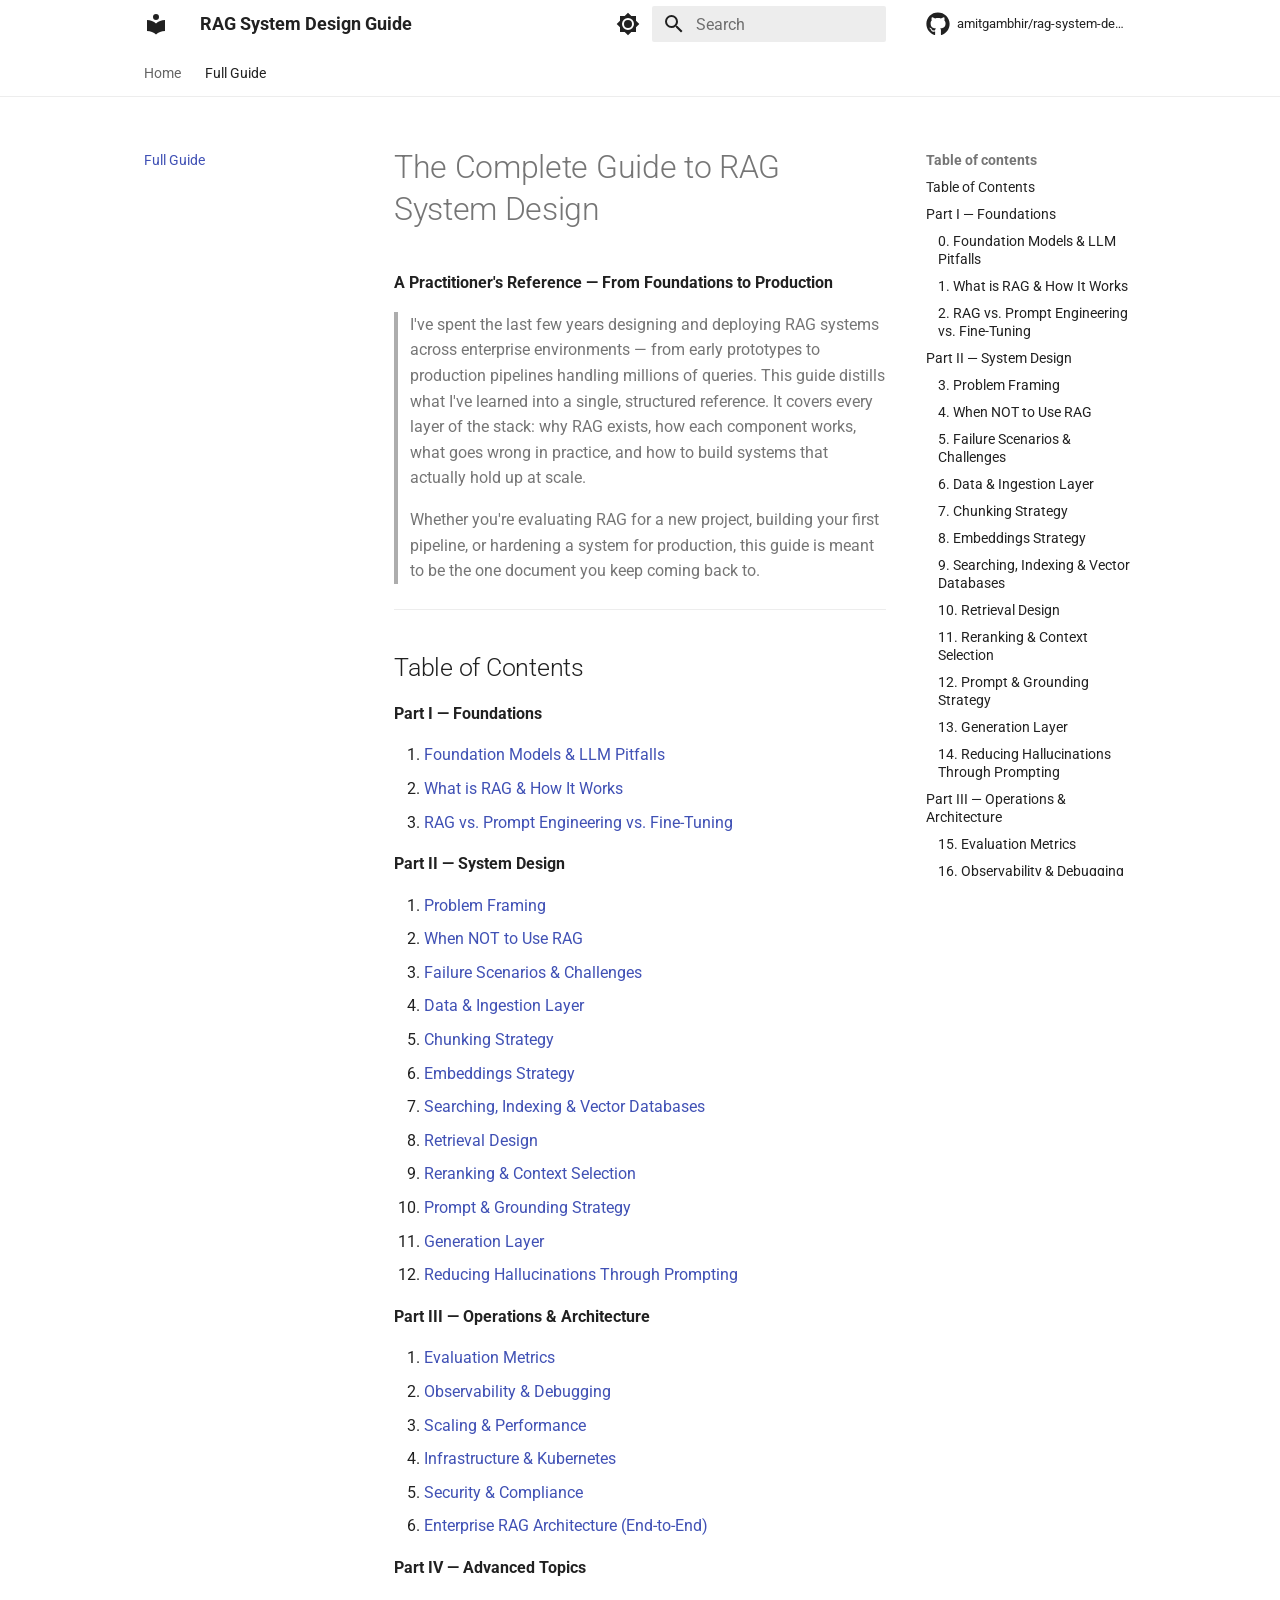
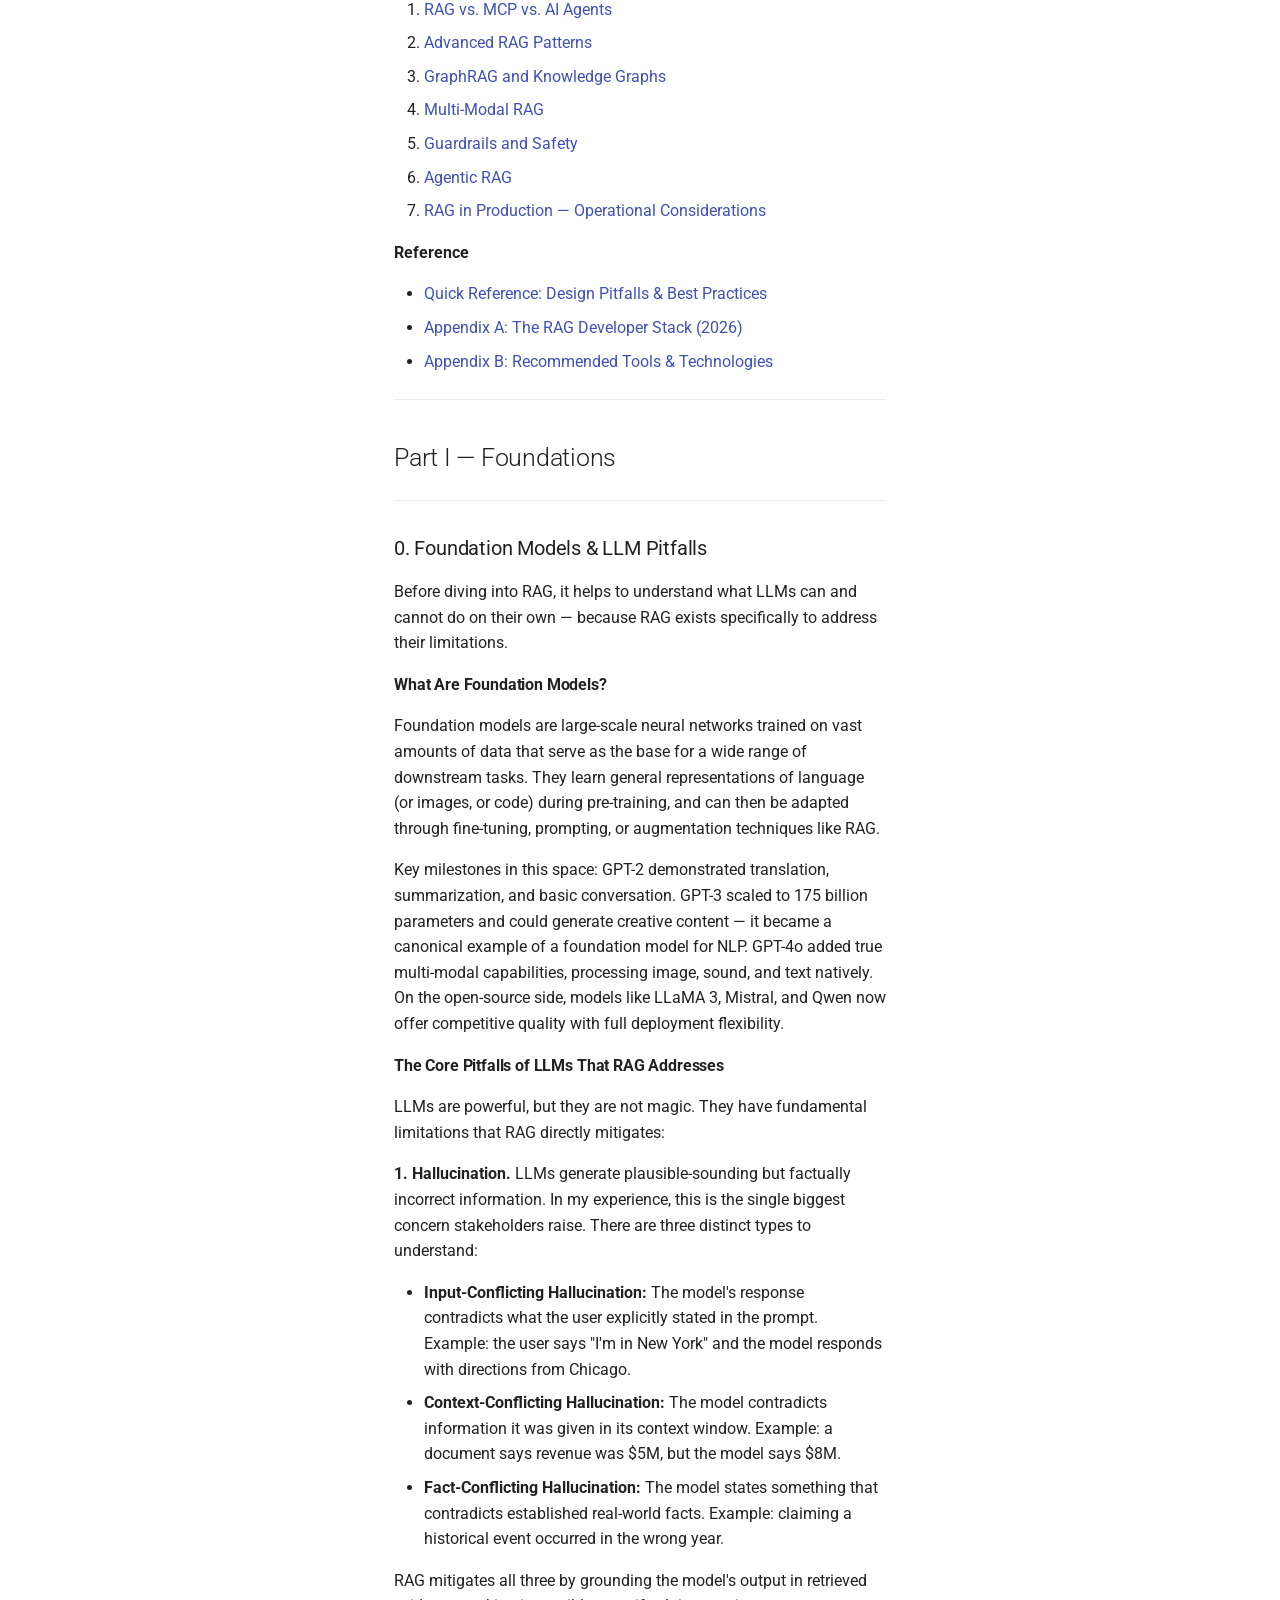
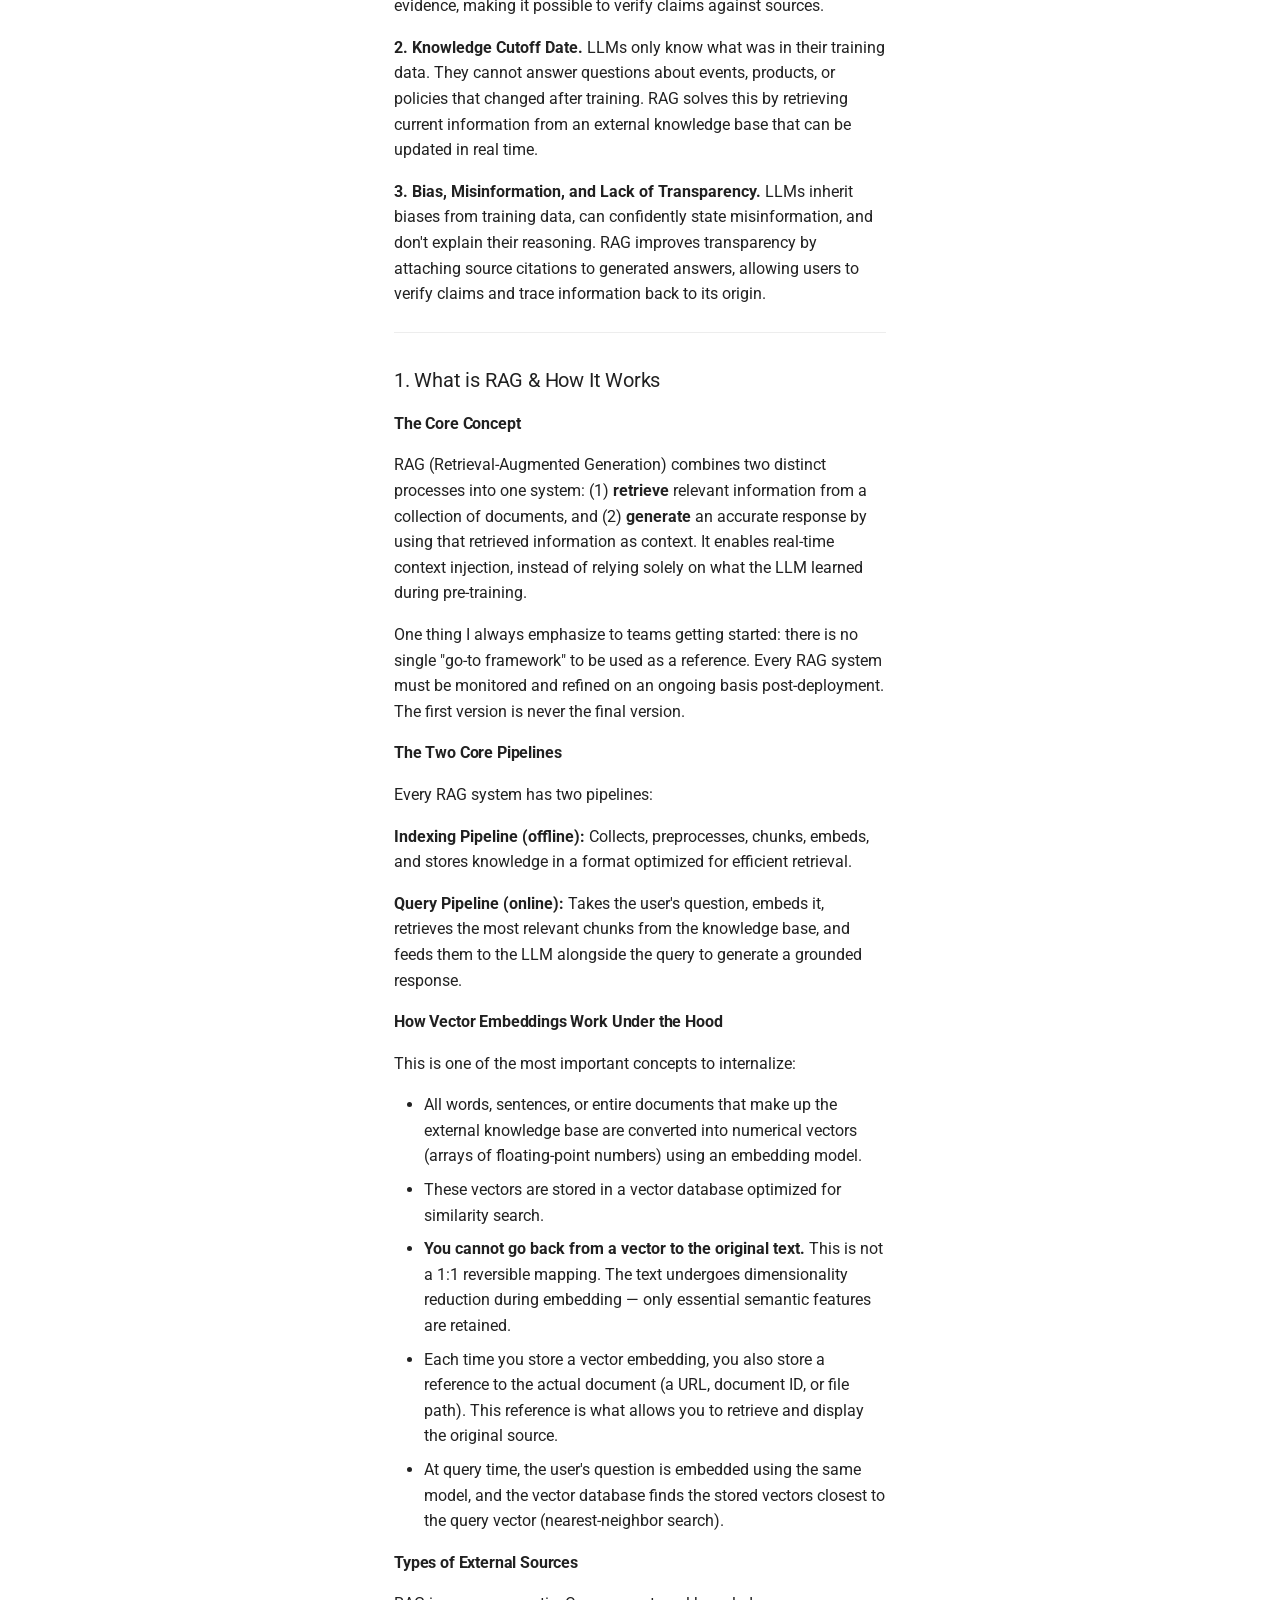
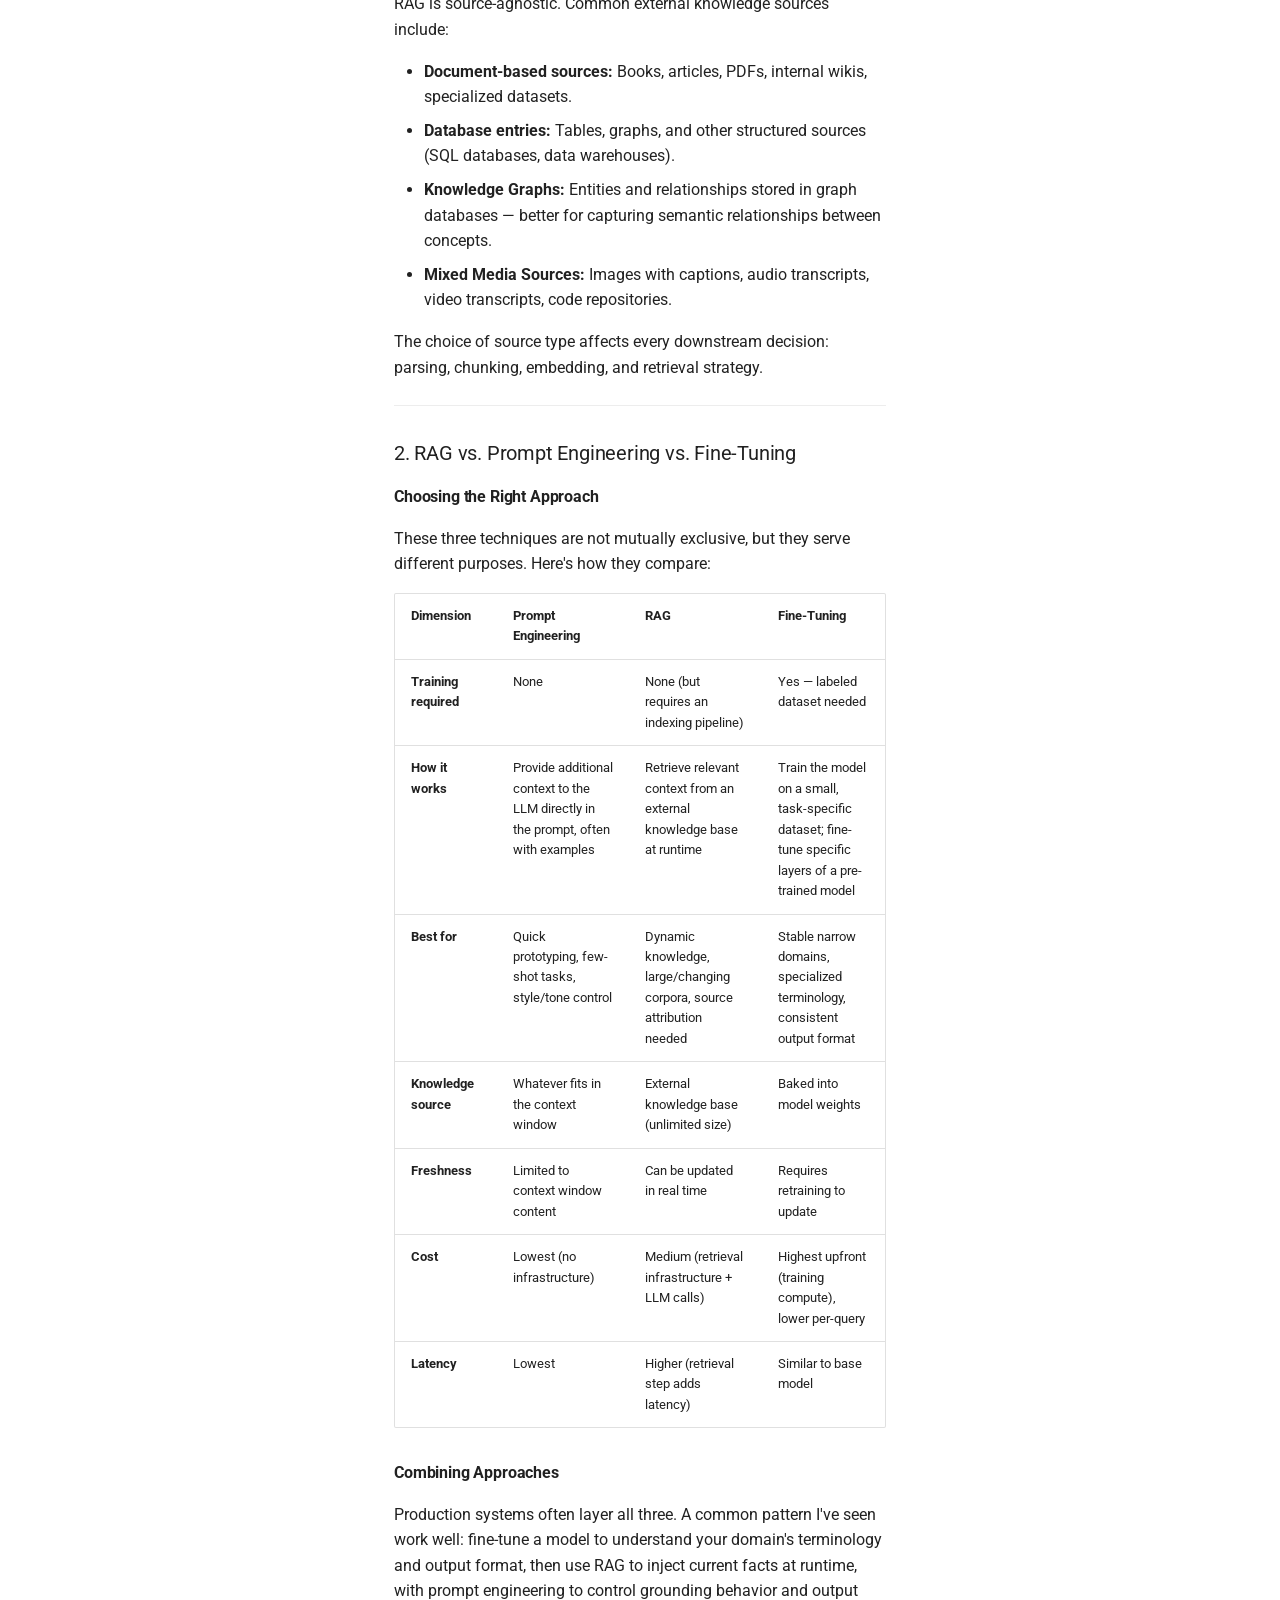
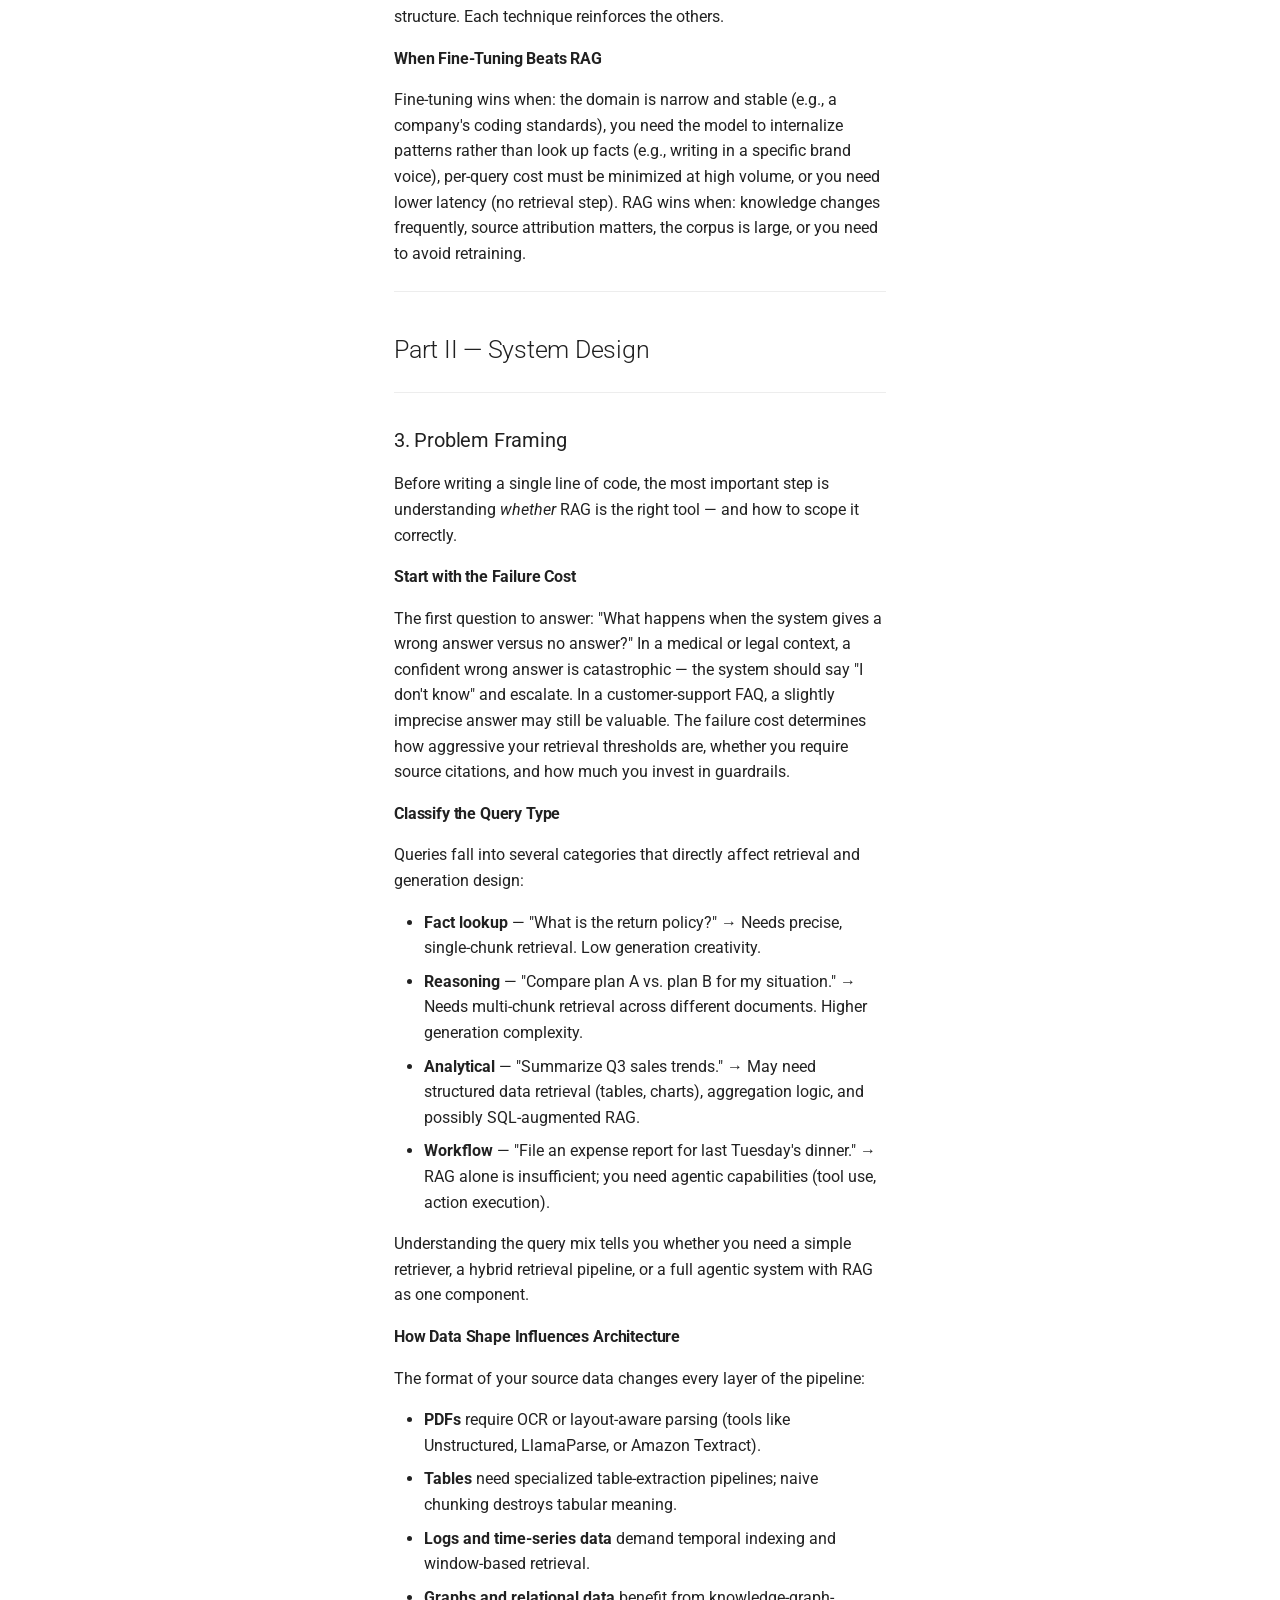
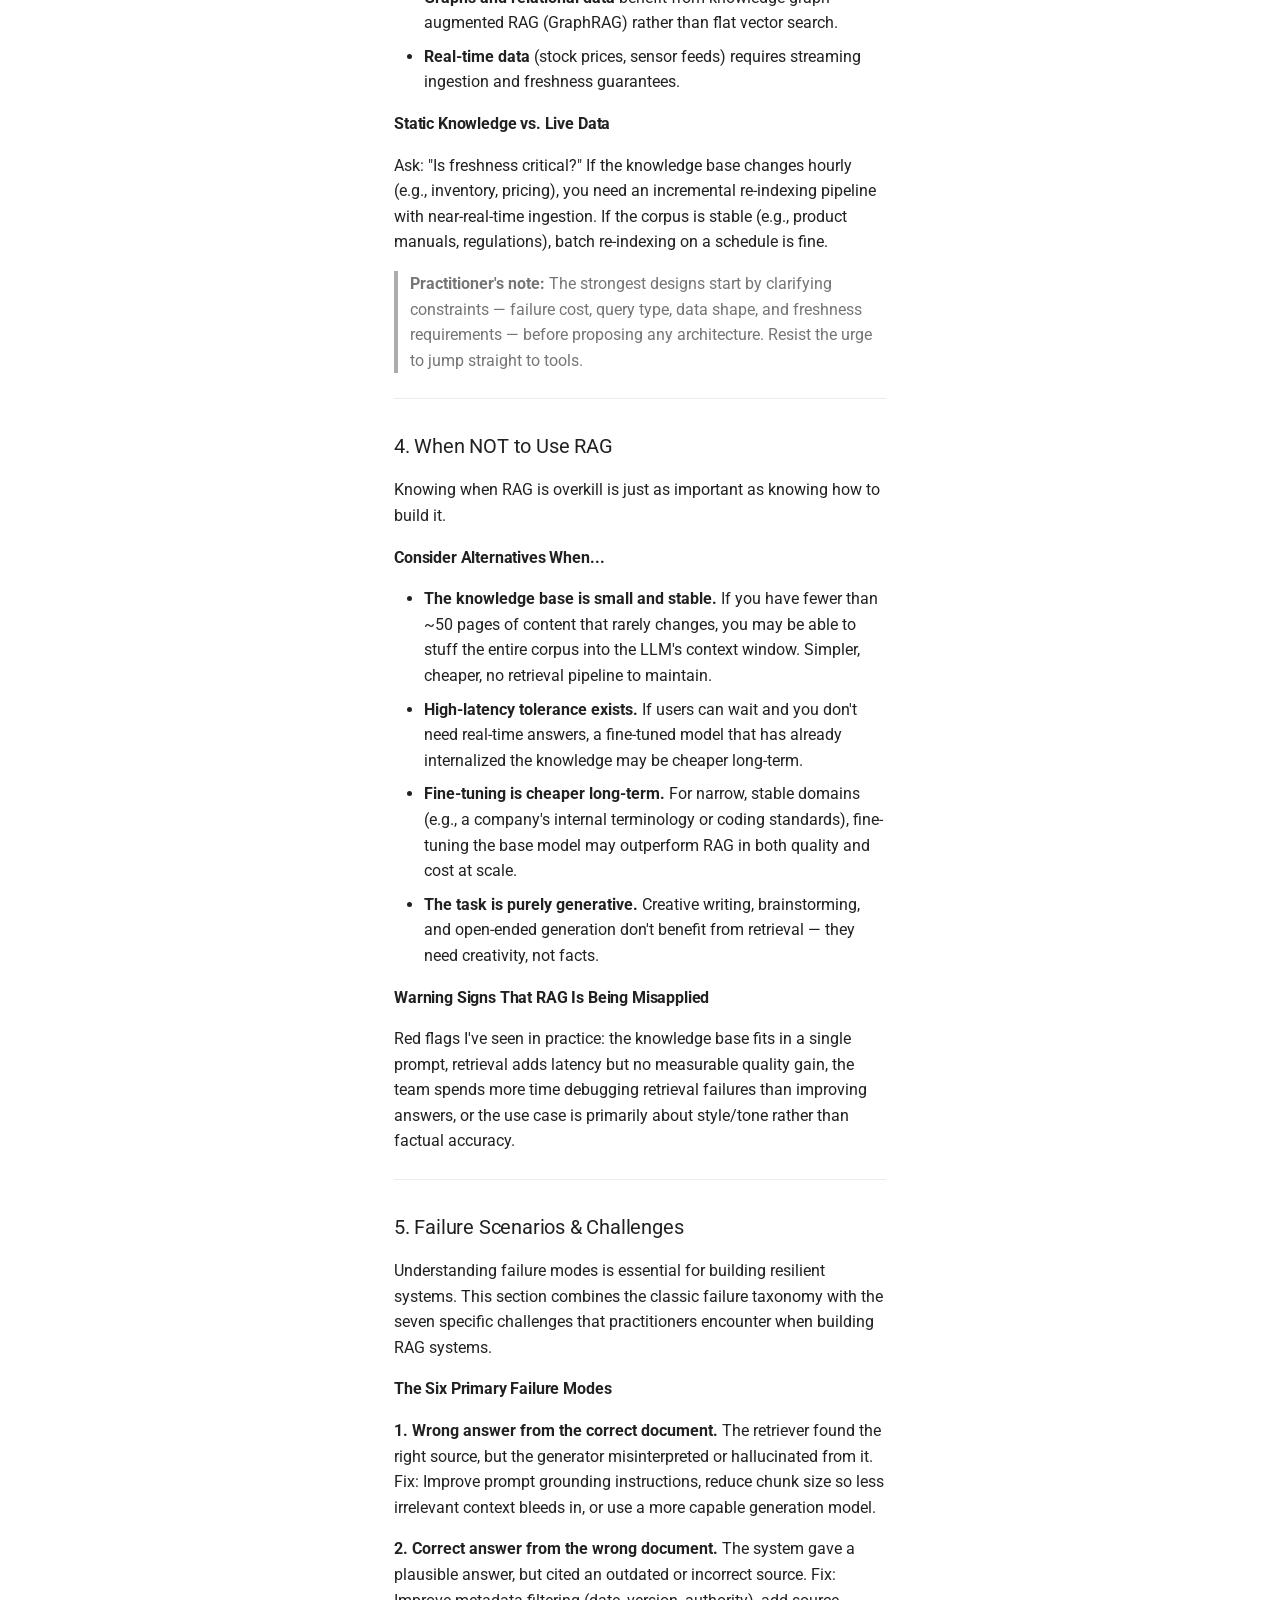
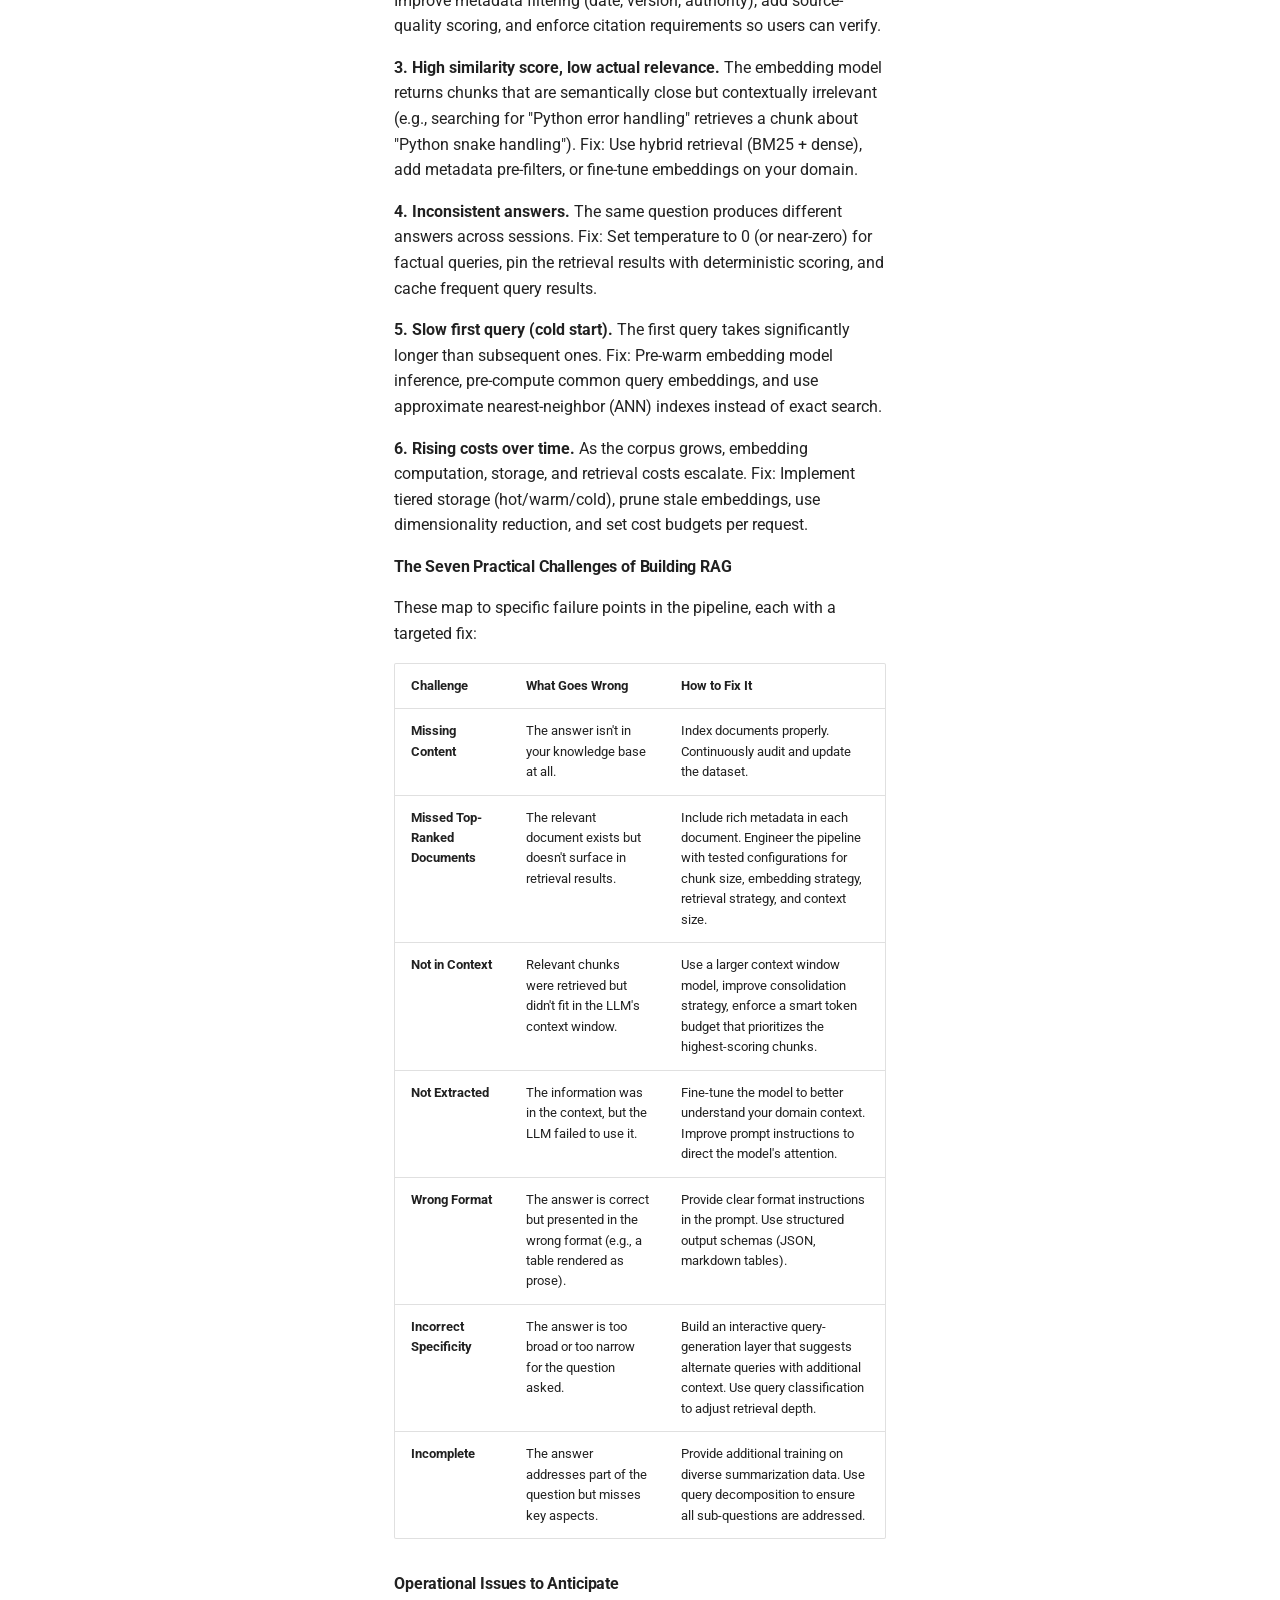
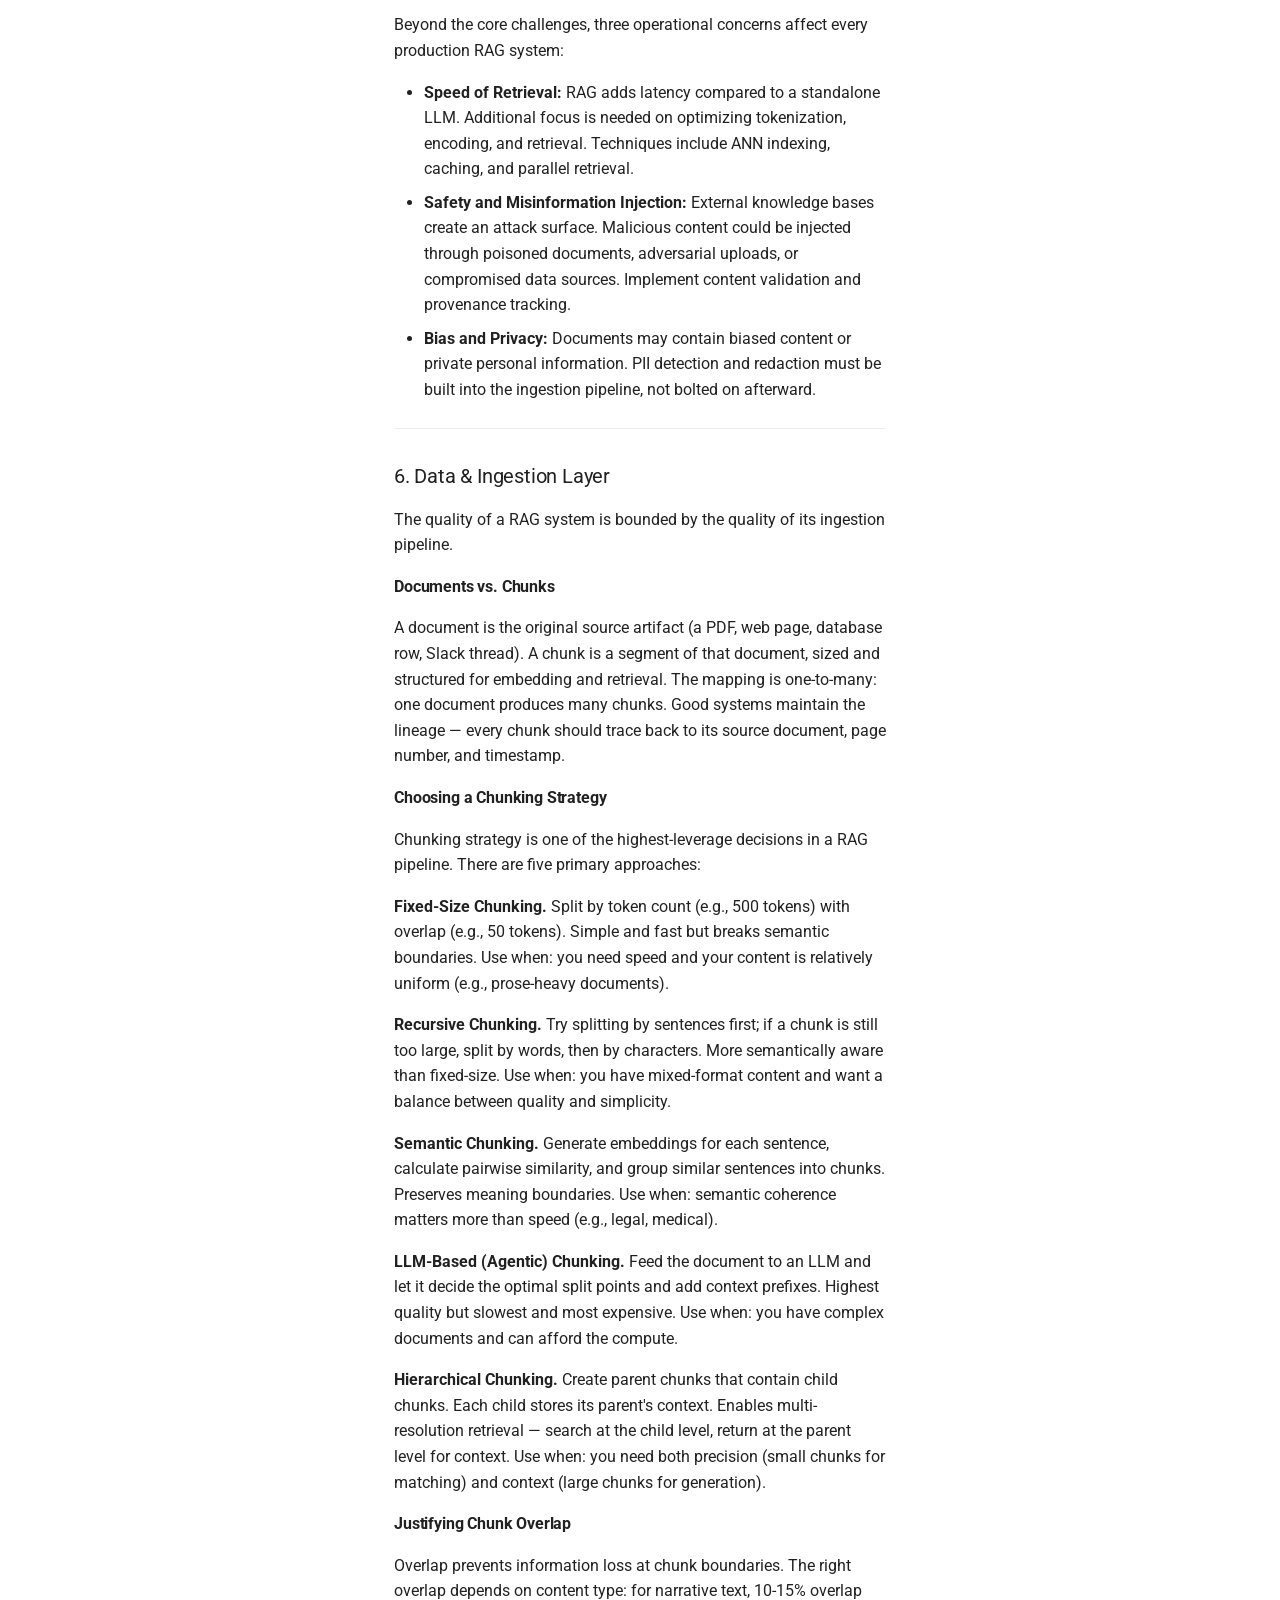
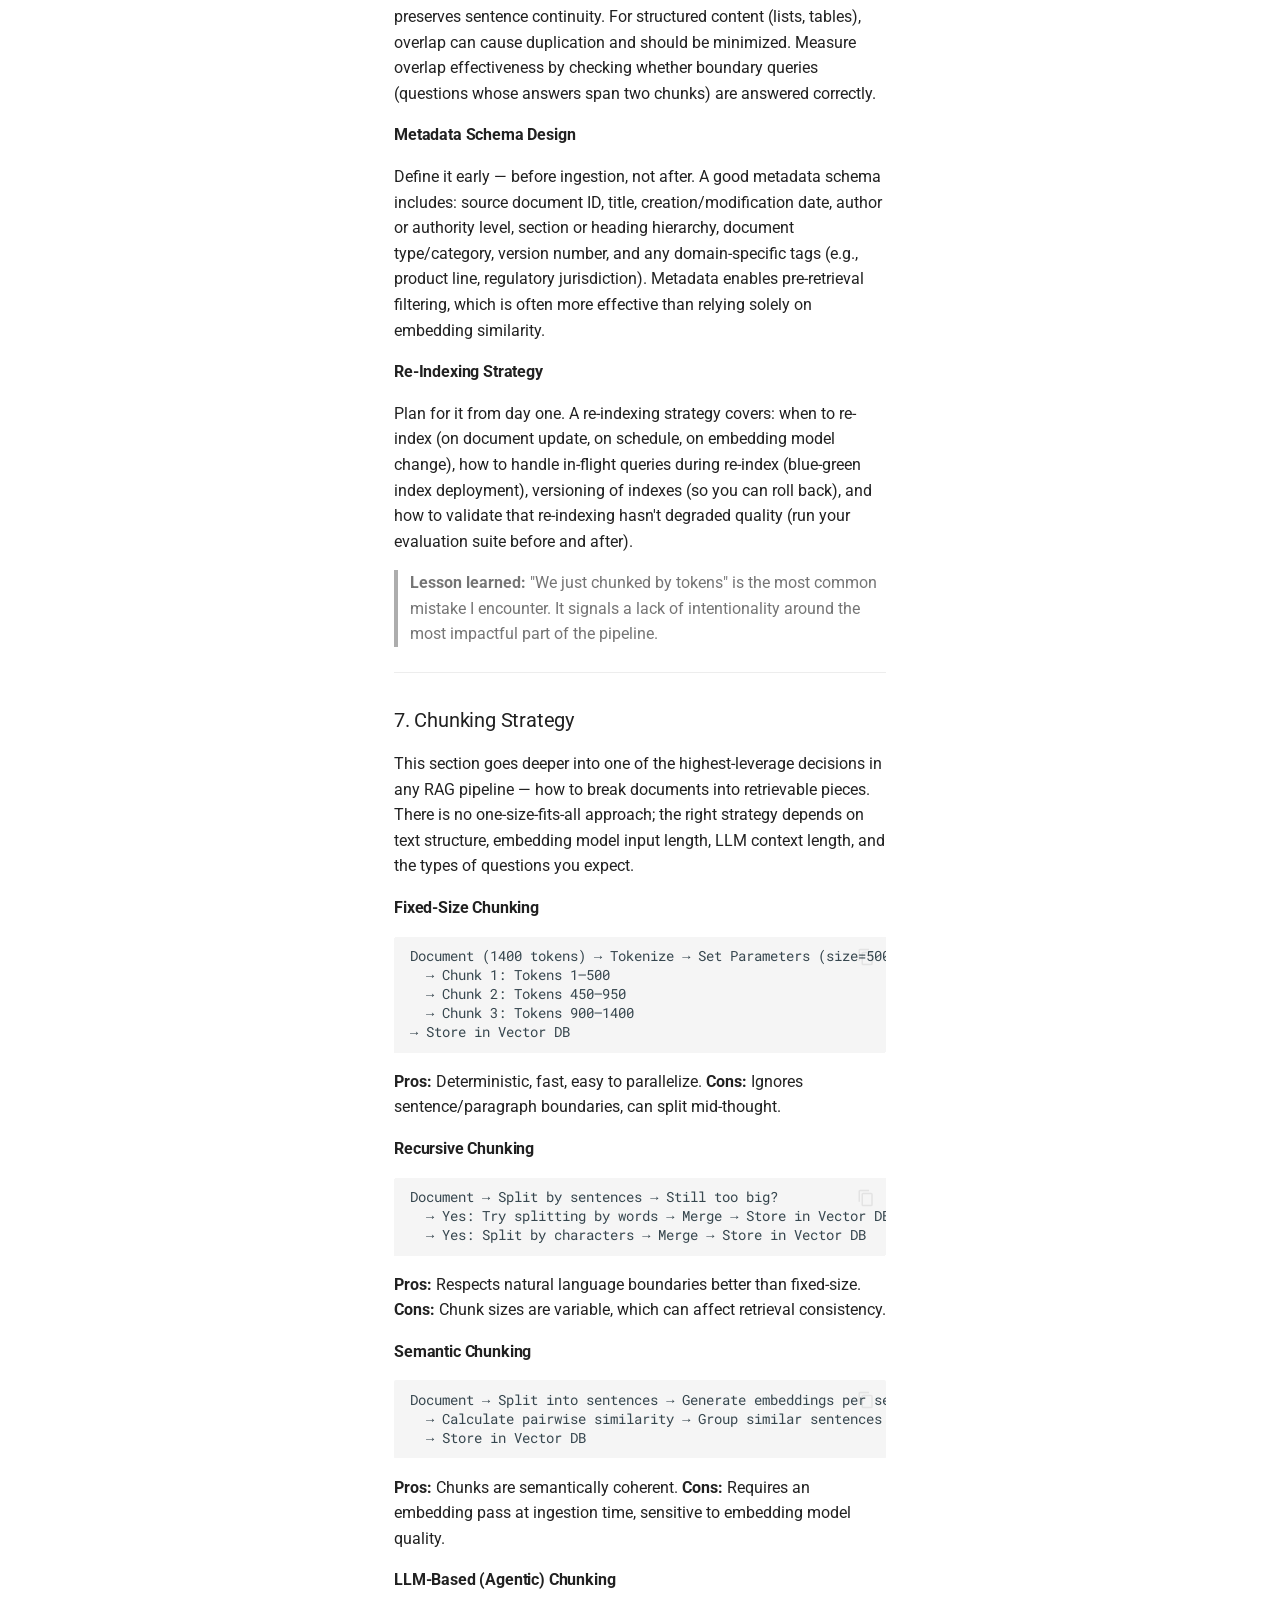
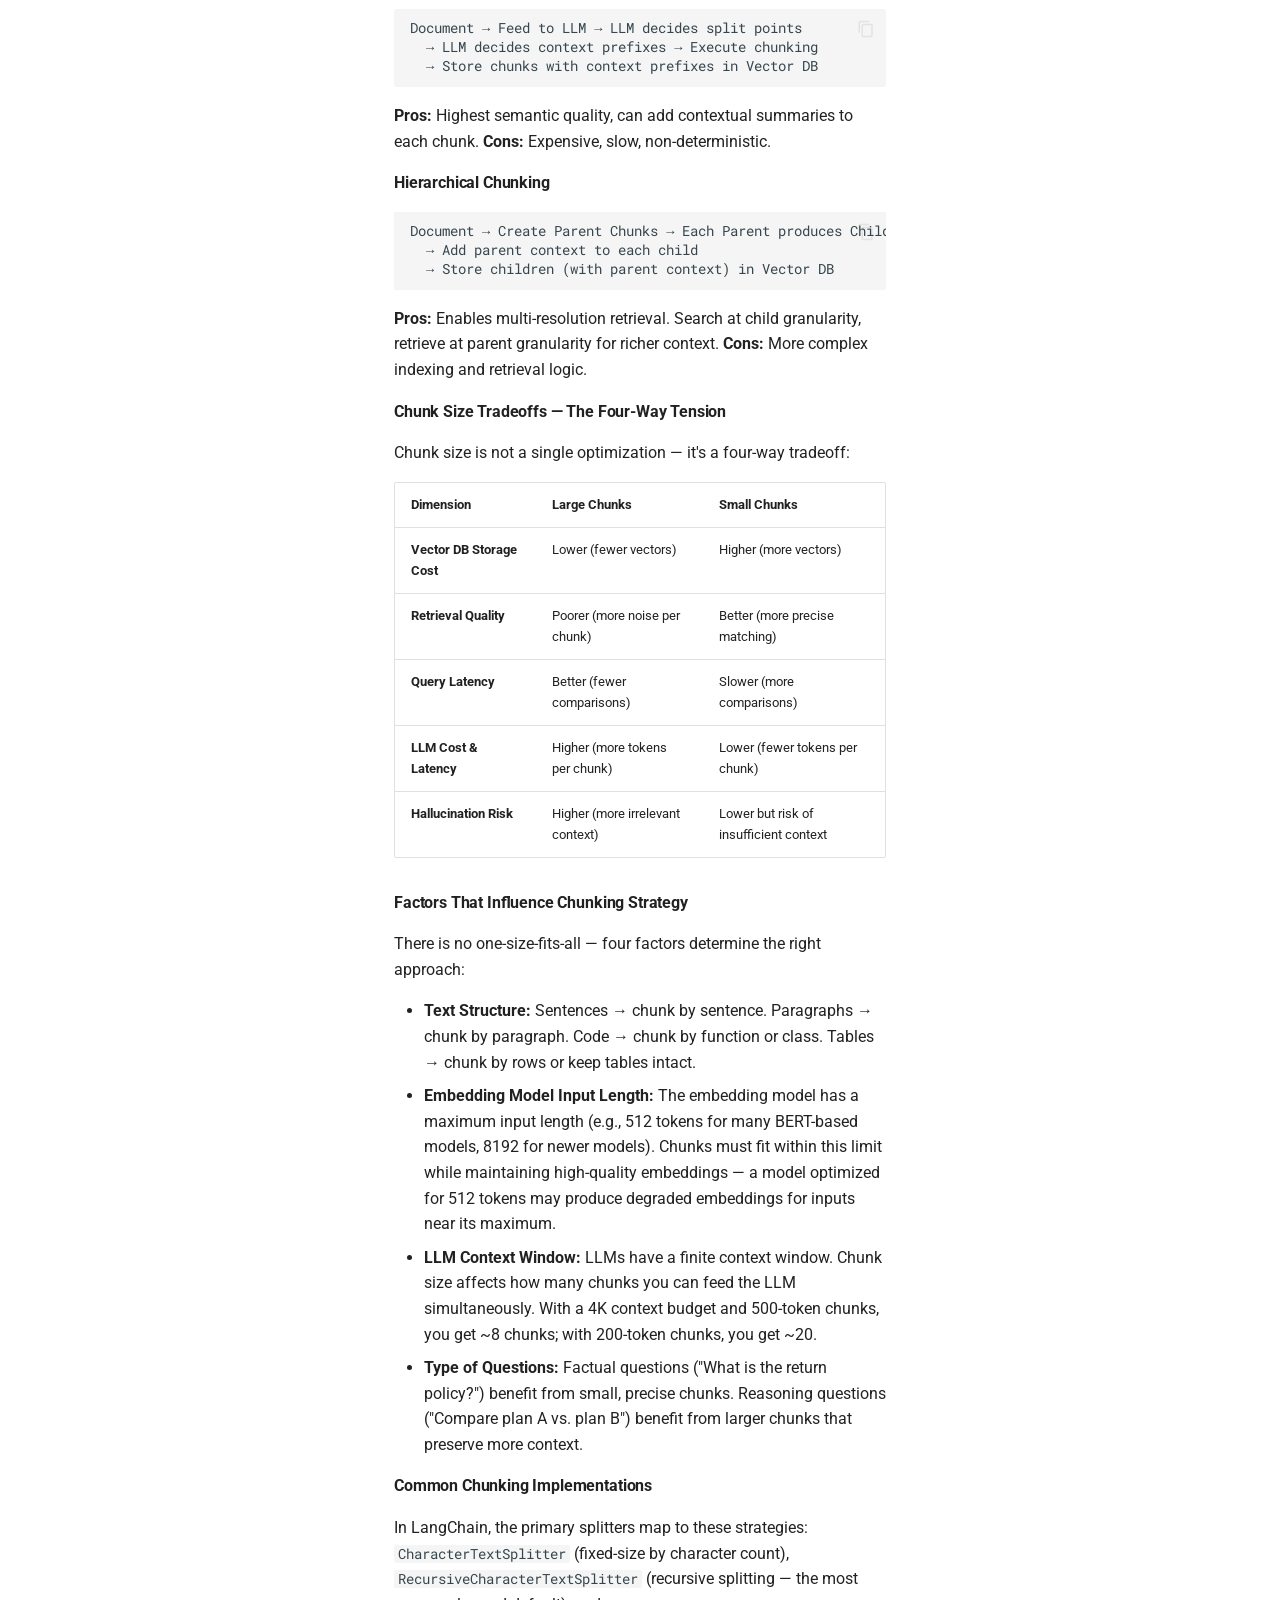
<file: guide/index.html>
<!doctype html>
<html lang="en" class="no-js">
  <head>
    
      <meta charset="utf-8">
      <meta name="viewport" content="width=device-width,initial-scale=1">
      
        <meta name="description" content="A practitioner's guide to designing, building, and operating Retrieval-Augmented Generation systems — from foundational concepts to production architecture.">
      
      
        <meta name="author" content="Amit Gambhir">
      
      
        <link rel="canonical" href="https://amitgambhir.github.io/rag-system-design-guide/guide/">
      
      
        <link rel="prev" href="..">
      
      
      
      <link rel="icon" href="../assets/images/favicon.png">
      <meta name="generator" content="mkdocs-1.6.1, mkdocs-material-9.6.12">
    
    
      
        <title>The Complete Guide to RAG System Design - RAG System Design Guide</title>
      
    
    
      <link rel="stylesheet" href="../assets/stylesheets/main.2afb09e1.min.css">
      
        
        <link rel="stylesheet" href="../assets/stylesheets/palette.06af60db.min.css">
      
      


    
    
      
    
    
      
        
        
        <link rel="preconnect" href="https://fonts.gstatic.com" crossorigin>
        <link rel="stylesheet" href="https://fonts.googleapis.com/css?family=Roboto:300,300i,400,400i,700,700i%7CRoboto+Mono:400,400i,700,700i&display=fallback">
        <style>:root{--md-text-font:"Roboto";--md-code-font:"Roboto Mono"}</style>
      
    
    
      <link rel="stylesheet" href="../stylesheets/custom.css">
    
    <script>__md_scope=new URL("..",location),__md_hash=e=>[...e].reduce(((e,_)=>(e<<5)-e+_.charCodeAt(0)),0),__md_get=(e,_=localStorage,t=__md_scope)=>JSON.parse(_.getItem(t.pathname+"."+e)),__md_set=(e,_,t=localStorage,a=__md_scope)=>{try{t.setItem(a.pathname+"."+e,JSON.stringify(_))}catch(e){}}</script>
    
      

    
    
    
  </head>
  
  
    
    
      
    
    
    
    
    <body dir="ltr" data-md-color-scheme="default" data-md-color-primary="white" data-md-color-accent="white">
  
    
    <input class="md-toggle" data-md-toggle="drawer" type="checkbox" id="__drawer" autocomplete="off">
    <input class="md-toggle" data-md-toggle="search" type="checkbox" id="__search" autocomplete="off">
    <label class="md-overlay" for="__drawer"></label>
    <div data-md-component="skip">
      
        
        <a href="#the-complete-guide-to-rag-system-design" class="md-skip">
          Skip to content
        </a>
      
    </div>
    <div data-md-component="announce">
      
    </div>
    
    
      

<header class="md-header" data-md-component="header">
  <nav class="md-header__inner md-grid" aria-label="Header">
    <a href=".." title="RAG System Design Guide" class="md-header__button md-logo" aria-label="RAG System Design Guide" data-md-component="logo">
      
  
  <svg xmlns="http://www.w3.org/2000/svg" viewBox="0 0 24 24"><path d="M12 8a3 3 0 0 0 3-3 3 3 0 0 0-3-3 3 3 0 0 0-3 3 3 3 0 0 0 3 3m0 3.54C9.64 9.35 6.5 8 3 8v11c3.5 0 6.64 1.35 9 3.54 2.36-2.19 5.5-3.54 9-3.54V8c-3.5 0-6.64 1.35-9 3.54"/></svg>

    </a>
    <label class="md-header__button md-icon" for="__drawer">
      
      <svg xmlns="http://www.w3.org/2000/svg" viewBox="0 0 24 24"><path d="M3 6h18v2H3zm0 5h18v2H3zm0 5h18v2H3z"/></svg>
    </label>
    <div class="md-header__title" data-md-component="header-title">
      <div class="md-header__ellipsis">
        <div class="md-header__topic">
          <span class="md-ellipsis">
            RAG System Design Guide
          </span>
        </div>
        <div class="md-header__topic" data-md-component="header-topic">
          <span class="md-ellipsis">
            
              The Complete Guide to RAG System Design
            
          </span>
        </div>
      </div>
    </div>
    
      
        <form class="md-header__option" data-md-component="palette">
  
    
    
    
    <input class="md-option" data-md-color-media="" data-md-color-scheme="default" data-md-color-primary="white" data-md-color-accent="white"  aria-label="Switch to dark mode"  type="radio" name="__palette" id="__palette_0">
    
      <label class="md-header__button md-icon" title="Switch to dark mode" for="__palette_1" hidden>
        <svg xmlns="http://www.w3.org/2000/svg" viewBox="0 0 24 24"><path d="M12 8a4 4 0 0 0-4 4 4 4 0 0 0 4 4 4 4 0 0 0 4-4 4 4 0 0 0-4-4m0 10a6 6 0 0 1-6-6 6 6 0 0 1 6-6 6 6 0 0 1 6 6 6 6 0 0 1-6 6m8-9.31V4h-4.69L12 .69 8.69 4H4v4.69L.69 12 4 15.31V20h4.69L12 23.31 15.31 20H20v-4.69L23.31 12z"/></svg>
      </label>
    
  
    
    
    
    <input class="md-option" data-md-color-media="" data-md-color-scheme="slate" data-md-color-primary="grey" data-md-color-accent="grey"  aria-label="Switch to light mode"  type="radio" name="__palette" id="__palette_1">
    
      <label class="md-header__button md-icon" title="Switch to light mode" for="__palette_0" hidden>
        <svg xmlns="http://www.w3.org/2000/svg" viewBox="0 0 24 24"><path d="M12 18c-.89 0-1.74-.2-2.5-.55C11.56 16.5 13 14.42 13 12s-1.44-4.5-3.5-5.45C10.26 6.2 11.11 6 12 6a6 6 0 0 1 6 6 6 6 0 0 1-6 6m8-9.31V4h-4.69L12 .69 8.69 4H4v4.69L.69 12 4 15.31V20h4.69L12 23.31 15.31 20H20v-4.69L23.31 12z"/></svg>
      </label>
    
  
</form>
      
    
    
      <script>var palette=__md_get("__palette");if(palette&&palette.color){if("(prefers-color-scheme)"===palette.color.media){var media=matchMedia("(prefers-color-scheme: light)"),input=document.querySelector(media.matches?"[data-md-color-media='(prefers-color-scheme: light)']":"[data-md-color-media='(prefers-color-scheme: dark)']");palette.color.media=input.getAttribute("data-md-color-media"),palette.color.scheme=input.getAttribute("data-md-color-scheme"),palette.color.primary=input.getAttribute("data-md-color-primary"),palette.color.accent=input.getAttribute("data-md-color-accent")}for(var[key,value]of Object.entries(palette.color))document.body.setAttribute("data-md-color-"+key,value)}</script>
    
    
    
      
      
        <label class="md-header__button md-icon" for="__search">
          
          <svg xmlns="http://www.w3.org/2000/svg" viewBox="0 0 24 24"><path d="M9.5 3A6.5 6.5 0 0 1 16 9.5c0 1.61-.59 3.09-1.56 4.23l.27.27h.79l5 5-1.5 1.5-5-5v-.79l-.27-.27A6.52 6.52 0 0 1 9.5 16 6.5 6.5 0 0 1 3 9.5 6.5 6.5 0 0 1 9.5 3m0 2C7 5 5 7 5 9.5S7 14 9.5 14 14 12 14 9.5 12 5 9.5 5"/></svg>
        </label>
        <div class="md-search" data-md-component="search" role="dialog">
  <label class="md-search__overlay" for="__search"></label>
  <div class="md-search__inner" role="search">
    <form class="md-search__form" name="search">
      <input type="text" class="md-search__input" name="query" aria-label="Search" placeholder="Search" autocapitalize="off" autocorrect="off" autocomplete="off" spellcheck="false" data-md-component="search-query" required>
      <label class="md-search__icon md-icon" for="__search">
        
        <svg xmlns="http://www.w3.org/2000/svg" viewBox="0 0 24 24"><path d="M9.5 3A6.5 6.5 0 0 1 16 9.5c0 1.61-.59 3.09-1.56 4.23l.27.27h.79l5 5-1.5 1.5-5-5v-.79l-.27-.27A6.52 6.52 0 0 1 9.5 16 6.5 6.5 0 0 1 3 9.5 6.5 6.5 0 0 1 9.5 3m0 2C7 5 5 7 5 9.5S7 14 9.5 14 14 12 14 9.5 12 5 9.5 5"/></svg>
        
        <svg xmlns="http://www.w3.org/2000/svg" viewBox="0 0 24 24"><path d="M20 11v2H8l5.5 5.5-1.42 1.42L4.16 12l7.92-7.92L13.5 5.5 8 11z"/></svg>
      </label>
      <nav class="md-search__options" aria-label="Search">
        
        <button type="reset" class="md-search__icon md-icon" title="Clear" aria-label="Clear" tabindex="-1">
          
          <svg xmlns="http://www.w3.org/2000/svg" viewBox="0 0 24 24"><path d="M19 6.41 17.59 5 12 10.59 6.41 5 5 6.41 10.59 12 5 17.59 6.41 19 12 13.41 17.59 19 19 17.59 13.41 12z"/></svg>
        </button>
      </nav>
      
        <div class="md-search__suggest" data-md-component="search-suggest"></div>
      
    </form>
    <div class="md-search__output">
      <div class="md-search__scrollwrap" tabindex="0" data-md-scrollfix>
        <div class="md-search-result" data-md-component="search-result">
          <div class="md-search-result__meta">
            Initializing search
          </div>
          <ol class="md-search-result__list" role="presentation"></ol>
        </div>
      </div>
    </div>
  </div>
</div>
      
    
    
      <div class="md-header__source">
        <a href="https://github.com/amitgambhir/rag-system-design-guide" title="Go to repository" class="md-source" data-md-component="source">
  <div class="md-source__icon md-icon">
    
    <svg xmlns="http://www.w3.org/2000/svg" viewBox="0 0 496 512"><!--! Font Awesome Free 6.7.2 by @fontawesome - https://fontawesome.com License - https://fontawesome.com/license/free (Icons: CC BY 4.0, Fonts: SIL OFL 1.1, Code: MIT License) Copyright 2024 Fonticons, Inc.--><path d="M165.9 397.4c0 2-2.3 3.6-5.2 3.6-3.3.3-5.6-1.3-5.6-3.6 0-2 2.3-3.6 5.2-3.6 3-.3 5.6 1.3 5.6 3.6m-31.1-4.5c-.7 2 1.3 4.3 4.3 4.9 2.6 1 5.6 0 6.2-2s-1.3-4.3-4.3-5.2c-2.6-.7-5.5.3-6.2 2.3m44.2-1.7c-2.9.7-4.9 2.6-4.6 4.9.3 2 2.9 3.3 5.9 2.6 2.9-.7 4.9-2.6 4.6-4.6-.3-1.9-3-3.2-5.9-2.9M244.8 8C106.1 8 0 113.3 0 252c0 110.9 69.8 205.8 169.5 239.2 12.8 2.3 17.3-5.6 17.3-12.1 0-6.2-.3-40.4-.3-61.4 0 0-70 15-84.7-29.8 0 0-11.4-29.1-27.8-36.6 0 0-22.9-15.7 1.6-15.4 0 0 24.9 2 38.6 25.8 21.9 38.6 58.6 27.5 72.9 20.9 2.3-16 8.8-27.1 16-33.7-55.9-6.2-112.3-14.3-112.3-110.5 0-27.5 7.6-41.3 23.6-58.9-2.6-6.5-11.1-33.3 2.6-67.9 20.9-6.5 69 27 69 27 20-5.6 41.5-8.5 62.8-8.5s42.8 2.9 62.8 8.5c0 0 48.1-33.6 69-27 13.7 34.7 5.2 61.4 2.6 67.9 16 17.7 25.8 31.5 25.8 58.9 0 96.5-58.9 104.2-114.8 110.5 9.2 7.9 17 22.9 17 46.4 0 33.7-.3 75.4-.3 83.6 0 6.5 4.6 14.4 17.3 12.1C428.2 457.8 496 362.9 496 252 496 113.3 383.5 8 244.8 8M97.2 352.9c-1.3 1-1 3.3.7 5.2 1.6 1.6 3.9 2.3 5.2 1 1.3-1 1-3.3-.7-5.2-1.6-1.6-3.9-2.3-5.2-1m-10.8-8.1c-.7 1.3.3 2.9 2.3 3.9 1.6 1 3.6.7 4.3-.7.7-1.3-.3-2.9-2.3-3.9-2-.6-3.6-.3-4.3.7m32.4 35.6c-1.6 1.3-1 4.3 1.3 6.2 2.3 2.3 5.2 2.6 6.5 1 1.3-1.3.7-4.3-1.3-6.2-2.2-2.3-5.2-2.6-6.5-1m-11.4-14.7c-1.6 1-1.6 3.6 0 5.9s4.3 3.3 5.6 2.3c1.6-1.3 1.6-3.9 0-6.2-1.4-2.3-4-3.3-5.6-2"/></svg>
  </div>
  <div class="md-source__repository">
    amitgambhir/rag-system-design-guide
  </div>
</a>
      </div>
    
  </nav>
  
</header>
    
    <div class="md-container" data-md-component="container">
      
      
        
          
            
<nav class="md-tabs" aria-label="Tabs" data-md-component="tabs">
  <div class="md-grid">
    <ul class="md-tabs__list">
      
        
  
  
  
  
    <li class="md-tabs__item">
      <a href=".." class="md-tabs__link">
        
  
  
    
  
  Home

      </a>
    </li>
  

      
        
  
  
  
    
  
  
    <li class="md-tabs__item md-tabs__item--active">
      <a href="./" class="md-tabs__link">
        
  
  
    
  
  Full Guide

      </a>
    </li>
  

      
    </ul>
  </div>
</nav>
          
        
      
      <main class="md-main" data-md-component="main">
        <div class="md-main__inner md-grid">
          
            
              
              <div class="md-sidebar md-sidebar--primary" data-md-component="sidebar" data-md-type="navigation" >
                <div class="md-sidebar__scrollwrap">
                  <div class="md-sidebar__inner">
                    


  


<nav class="md-nav md-nav--primary md-nav--lifted" aria-label="Navigation" data-md-level="0">
  <label class="md-nav__title" for="__drawer">
    <a href=".." title="RAG System Design Guide" class="md-nav__button md-logo" aria-label="RAG System Design Guide" data-md-component="logo">
      
  
  <svg xmlns="http://www.w3.org/2000/svg" viewBox="0 0 24 24"><path d="M12 8a3 3 0 0 0 3-3 3 3 0 0 0-3-3 3 3 0 0 0-3 3 3 3 0 0 0 3 3m0 3.54C9.64 9.35 6.5 8 3 8v11c3.5 0 6.64 1.35 9 3.54 2.36-2.19 5.5-3.54 9-3.54V8c-3.5 0-6.64 1.35-9 3.54"/></svg>

    </a>
    RAG System Design Guide
  </label>
  
    <div class="md-nav__source">
      <a href="https://github.com/amitgambhir/rag-system-design-guide" title="Go to repository" class="md-source" data-md-component="source">
  <div class="md-source__icon md-icon">
    
    <svg xmlns="http://www.w3.org/2000/svg" viewBox="0 0 496 512"><!--! Font Awesome Free 6.7.2 by @fontawesome - https://fontawesome.com License - https://fontawesome.com/license/free (Icons: CC BY 4.0, Fonts: SIL OFL 1.1, Code: MIT License) Copyright 2024 Fonticons, Inc.--><path d="M165.9 397.4c0 2-2.3 3.6-5.2 3.6-3.3.3-5.6-1.3-5.6-3.6 0-2 2.3-3.6 5.2-3.6 3-.3 5.6 1.3 5.6 3.6m-31.1-4.5c-.7 2 1.3 4.3 4.3 4.9 2.6 1 5.6 0 6.2-2s-1.3-4.3-4.3-5.2c-2.6-.7-5.5.3-6.2 2.3m44.2-1.7c-2.9.7-4.9 2.6-4.6 4.9.3 2 2.9 3.3 5.9 2.6 2.9-.7 4.9-2.6 4.6-4.6-.3-1.9-3-3.2-5.9-2.9M244.8 8C106.1 8 0 113.3 0 252c0 110.9 69.8 205.8 169.5 239.2 12.8 2.3 17.3-5.6 17.3-12.1 0-6.2-.3-40.4-.3-61.4 0 0-70 15-84.7-29.8 0 0-11.4-29.1-27.8-36.6 0 0-22.9-15.7 1.6-15.4 0 0 24.9 2 38.6 25.8 21.9 38.6 58.6 27.5 72.9 20.9 2.3-16 8.8-27.1 16-33.7-55.9-6.2-112.3-14.3-112.3-110.5 0-27.5 7.6-41.3 23.6-58.9-2.6-6.5-11.1-33.3 2.6-67.9 20.9-6.5 69 27 69 27 20-5.6 41.5-8.5 62.8-8.5s42.8 2.9 62.8 8.5c0 0 48.1-33.6 69-27 13.7 34.7 5.2 61.4 2.6 67.9 16 17.7 25.8 31.5 25.8 58.9 0 96.5-58.9 104.2-114.8 110.5 9.2 7.9 17 22.9 17 46.4 0 33.7-.3 75.4-.3 83.6 0 6.5 4.6 14.4 17.3 12.1C428.2 457.8 496 362.9 496 252 496 113.3 383.5 8 244.8 8M97.2 352.9c-1.3 1-1 3.3.7 5.2 1.6 1.6 3.9 2.3 5.2 1 1.3-1 1-3.3-.7-5.2-1.6-1.6-3.9-2.3-5.2-1m-10.8-8.1c-.7 1.3.3 2.9 2.3 3.9 1.6 1 3.6.7 4.3-.7.7-1.3-.3-2.9-2.3-3.9-2-.6-3.6-.3-4.3.7m32.4 35.6c-1.6 1.3-1 4.3 1.3 6.2 2.3 2.3 5.2 2.6 6.5 1 1.3-1.3.7-4.3-1.3-6.2-2.2-2.3-5.2-2.6-6.5-1m-11.4-14.7c-1.6 1-1.6 3.6 0 5.9s4.3 3.3 5.6 2.3c1.6-1.3 1.6-3.9 0-6.2-1.4-2.3-4-3.3-5.6-2"/></svg>
  </div>
  <div class="md-source__repository">
    amitgambhir/rag-system-design-guide
  </div>
</a>
    </div>
  
  <ul class="md-nav__list" data-md-scrollfix>
    
      
      
  
  
  
  
    <li class="md-nav__item">
      <a href=".." class="md-nav__link">
        
  
  
  <span class="md-ellipsis">
    Home
    
  </span>
  

      </a>
    </li>
  

    
      
      
  
  
    
  
  
  
    <li class="md-nav__item md-nav__item--active">
      
      <input class="md-nav__toggle md-toggle" type="checkbox" id="__toc">
      
      
        
      
      
        <label class="md-nav__link md-nav__link--active" for="__toc">
          
  
  
  <span class="md-ellipsis">
    Full Guide
    
  </span>
  

          <span class="md-nav__icon md-icon"></span>
        </label>
      
      <a href="./" class="md-nav__link md-nav__link--active">
        
  
  
  <span class="md-ellipsis">
    Full Guide
    
  </span>
  

      </a>
      
        

<nav class="md-nav md-nav--secondary" aria-label="Table of contents">
  
  
  
    
  
  
    <label class="md-nav__title" for="__toc">
      <span class="md-nav__icon md-icon"></span>
      Table of contents
    </label>
    <ul class="md-nav__list" data-md-component="toc" data-md-scrollfix>
      
        <li class="md-nav__item">
  <a href="#table-of-contents" class="md-nav__link">
    <span class="md-ellipsis">
      Table of Contents
    </span>
  </a>
  
</li>
      
        <li class="md-nav__item">
  <a href="#part-i-foundations" class="md-nav__link">
    <span class="md-ellipsis">
      Part I — Foundations
    </span>
  </a>
  
    <nav class="md-nav" aria-label="Part I — Foundations">
      <ul class="md-nav__list">
        
          <li class="md-nav__item">
  <a href="#0-foundation-models-llm-pitfalls" class="md-nav__link">
    <span class="md-ellipsis">
      0. Foundation Models &amp; LLM Pitfalls
    </span>
  </a>
  
</li>
        
          <li class="md-nav__item">
  <a href="#1-what-is-rag-how-it-works" class="md-nav__link">
    <span class="md-ellipsis">
      1. What is RAG &amp; How It Works
    </span>
  </a>
  
</li>
        
          <li class="md-nav__item">
  <a href="#2-rag-vs-prompt-engineering-vs-fine-tuning" class="md-nav__link">
    <span class="md-ellipsis">
      2. RAG vs. Prompt Engineering vs. Fine-Tuning
    </span>
  </a>
  
</li>
        
      </ul>
    </nav>
  
</li>
      
        <li class="md-nav__item">
  <a href="#part-ii-system-design" class="md-nav__link">
    <span class="md-ellipsis">
      Part II — System Design
    </span>
  </a>
  
    <nav class="md-nav" aria-label="Part II — System Design">
      <ul class="md-nav__list">
        
          <li class="md-nav__item">
  <a href="#3-problem-framing" class="md-nav__link">
    <span class="md-ellipsis">
      3. Problem Framing
    </span>
  </a>
  
</li>
        
          <li class="md-nav__item">
  <a href="#4-when-not-to-use-rag" class="md-nav__link">
    <span class="md-ellipsis">
      4. When NOT to Use RAG
    </span>
  </a>
  
</li>
        
          <li class="md-nav__item">
  <a href="#5-failure-scenarios-challenges" class="md-nav__link">
    <span class="md-ellipsis">
      5. Failure Scenarios &amp; Challenges
    </span>
  </a>
  
</li>
        
          <li class="md-nav__item">
  <a href="#6-data-ingestion-layer" class="md-nav__link">
    <span class="md-ellipsis">
      6. Data &amp; Ingestion Layer
    </span>
  </a>
  
</li>
        
          <li class="md-nav__item">
  <a href="#7-chunking-strategy" class="md-nav__link">
    <span class="md-ellipsis">
      7. Chunking Strategy
    </span>
  </a>
  
</li>
        
          <li class="md-nav__item">
  <a href="#8-embeddings-strategy" class="md-nav__link">
    <span class="md-ellipsis">
      8. Embeddings Strategy
    </span>
  </a>
  
</li>
        
          <li class="md-nav__item">
  <a href="#9-searching-indexing-vector-databases" class="md-nav__link">
    <span class="md-ellipsis">
      9. Searching, Indexing &amp; Vector Databases
    </span>
  </a>
  
</li>
        
          <li class="md-nav__item">
  <a href="#10-retrieval-design" class="md-nav__link">
    <span class="md-ellipsis">
      10. Retrieval Design
    </span>
  </a>
  
</li>
        
          <li class="md-nav__item">
  <a href="#11-reranking-context-selection" class="md-nav__link">
    <span class="md-ellipsis">
      11. Reranking &amp; Context Selection
    </span>
  </a>
  
</li>
        
          <li class="md-nav__item">
  <a href="#12-prompt-grounding-strategy" class="md-nav__link">
    <span class="md-ellipsis">
      12. Prompt &amp; Grounding Strategy
    </span>
  </a>
  
</li>
        
          <li class="md-nav__item">
  <a href="#13-generation-layer" class="md-nav__link">
    <span class="md-ellipsis">
      13. Generation Layer
    </span>
  </a>
  
</li>
        
          <li class="md-nav__item">
  <a href="#14-reducing-hallucinations-through-prompting" class="md-nav__link">
    <span class="md-ellipsis">
      14. Reducing Hallucinations Through Prompting
    </span>
  </a>
  
</li>
        
      </ul>
    </nav>
  
</li>
      
        <li class="md-nav__item">
  <a href="#part-iii-operations-architecture" class="md-nav__link">
    <span class="md-ellipsis">
      Part III — Operations &amp; Architecture
    </span>
  </a>
  
    <nav class="md-nav" aria-label="Part III — Operations &amp; Architecture">
      <ul class="md-nav__list">
        
          <li class="md-nav__item">
  <a href="#15-evaluation-metrics" class="md-nav__link">
    <span class="md-ellipsis">
      15. Evaluation Metrics
    </span>
  </a>
  
</li>
        
          <li class="md-nav__item">
  <a href="#16-observability-debugging" class="md-nav__link">
    <span class="md-ellipsis">
      16. Observability &amp; Debugging
    </span>
  </a>
  
</li>
        
          <li class="md-nav__item">
  <a href="#17-scaling-performance" class="md-nav__link">
    <span class="md-ellipsis">
      17. Scaling &amp; Performance
    </span>
  </a>
  
</li>
        
          <li class="md-nav__item">
  <a href="#18-infrastructure-kubernetes" class="md-nav__link">
    <span class="md-ellipsis">
      18. Infrastructure &amp; Kubernetes
    </span>
  </a>
  
</li>
        
          <li class="md-nav__item">
  <a href="#19-security-compliance" class="md-nav__link">
    <span class="md-ellipsis">
      19. Security &amp; Compliance
    </span>
  </a>
  
</li>
        
          <li class="md-nav__item">
  <a href="#20-enterprise-rag-architecture-end-to-end" class="md-nav__link">
    <span class="md-ellipsis">
      20. Enterprise RAG Architecture (End-to-End)
    </span>
  </a>
  
</li>
        
      </ul>
    </nav>
  
</li>
      
        <li class="md-nav__item">
  <a href="#part-iv-advanced-topics" class="md-nav__link">
    <span class="md-ellipsis">
      Part IV — Advanced Topics
    </span>
  </a>
  
    <nav class="md-nav" aria-label="Part IV — Advanced Topics">
      <ul class="md-nav__list">
        
          <li class="md-nav__item">
  <a href="#21-rag-vs-mcp-vs-ai-agents" class="md-nav__link">
    <span class="md-ellipsis">
      21. RAG vs. MCP vs. AI Agents
    </span>
  </a>
  
</li>
        
          <li class="md-nav__item">
  <a href="#22-advanced-rag-patterns" class="md-nav__link">
    <span class="md-ellipsis">
      22. Advanced RAG Patterns
    </span>
  </a>
  
</li>
        
          <li class="md-nav__item">
  <a href="#23-graphrag-and-knowledge-graphs" class="md-nav__link">
    <span class="md-ellipsis">
      23. GraphRAG and Knowledge Graphs
    </span>
  </a>
  
</li>
        
          <li class="md-nav__item">
  <a href="#24-multi-modal-rag" class="md-nav__link">
    <span class="md-ellipsis">
      24. Multi-Modal RAG
    </span>
  </a>
  
</li>
        
          <li class="md-nav__item">
  <a href="#25-guardrails-and-safety" class="md-nav__link">
    <span class="md-ellipsis">
      25. Guardrails and Safety
    </span>
  </a>
  
</li>
        
          <li class="md-nav__item">
  <a href="#26-agentic-rag" class="md-nav__link">
    <span class="md-ellipsis">
      26. Agentic RAG
    </span>
  </a>
  
</li>
        
          <li class="md-nav__item">
  <a href="#27-rag-in-production-operational-considerations" class="md-nav__link">
    <span class="md-ellipsis">
      27. RAG in Production — Operational Considerations
    </span>
  </a>
  
</li>
        
          <li class="md-nav__item">
  <a href="#quick-reference-design-pitfalls-best-practices" class="md-nav__link">
    <span class="md-ellipsis">
      Quick Reference: Design Pitfalls &amp; Best Practices
    </span>
  </a>
  
</li>
        
          <li class="md-nav__item">
  <a href="#appendix-a-the-rag-developer-stack-2026" class="md-nav__link">
    <span class="md-ellipsis">
      Appendix A: The RAG Developer Stack (2026)
    </span>
  </a>
  
</li>
        
          <li class="md-nav__item">
  <a href="#appendix-b-recommended-tools-technologies" class="md-nav__link">
    <span class="md-ellipsis">
      Appendix B: Recommended Tools &amp; Technologies
    </span>
  </a>
  
</li>
        
      </ul>
    </nav>
  
</li>
      
    </ul>
  
</nav>
      
    </li>
  

    
  </ul>
</nav>
                  </div>
                </div>
              </div>
            
            
              
              <div class="md-sidebar md-sidebar--secondary" data-md-component="sidebar" data-md-type="toc" >
                <div class="md-sidebar__scrollwrap">
                  <div class="md-sidebar__inner">
                    

<nav class="md-nav md-nav--secondary" aria-label="Table of contents">
  
  
  
    
  
  
    <label class="md-nav__title" for="__toc">
      <span class="md-nav__icon md-icon"></span>
      Table of contents
    </label>
    <ul class="md-nav__list" data-md-component="toc" data-md-scrollfix>
      
        <li class="md-nav__item">
  <a href="#table-of-contents" class="md-nav__link">
    <span class="md-ellipsis">
      Table of Contents
    </span>
  </a>
  
</li>
      
        <li class="md-nav__item">
  <a href="#part-i-foundations" class="md-nav__link">
    <span class="md-ellipsis">
      Part I — Foundations
    </span>
  </a>
  
    <nav class="md-nav" aria-label="Part I — Foundations">
      <ul class="md-nav__list">
        
          <li class="md-nav__item">
  <a href="#0-foundation-models-llm-pitfalls" class="md-nav__link">
    <span class="md-ellipsis">
      0. Foundation Models &amp; LLM Pitfalls
    </span>
  </a>
  
</li>
        
          <li class="md-nav__item">
  <a href="#1-what-is-rag-how-it-works" class="md-nav__link">
    <span class="md-ellipsis">
      1. What is RAG &amp; How It Works
    </span>
  </a>
  
</li>
        
          <li class="md-nav__item">
  <a href="#2-rag-vs-prompt-engineering-vs-fine-tuning" class="md-nav__link">
    <span class="md-ellipsis">
      2. RAG vs. Prompt Engineering vs. Fine-Tuning
    </span>
  </a>
  
</li>
        
      </ul>
    </nav>
  
</li>
      
        <li class="md-nav__item">
  <a href="#part-ii-system-design" class="md-nav__link">
    <span class="md-ellipsis">
      Part II — System Design
    </span>
  </a>
  
    <nav class="md-nav" aria-label="Part II — System Design">
      <ul class="md-nav__list">
        
          <li class="md-nav__item">
  <a href="#3-problem-framing" class="md-nav__link">
    <span class="md-ellipsis">
      3. Problem Framing
    </span>
  </a>
  
</li>
        
          <li class="md-nav__item">
  <a href="#4-when-not-to-use-rag" class="md-nav__link">
    <span class="md-ellipsis">
      4. When NOT to Use RAG
    </span>
  </a>
  
</li>
        
          <li class="md-nav__item">
  <a href="#5-failure-scenarios-challenges" class="md-nav__link">
    <span class="md-ellipsis">
      5. Failure Scenarios &amp; Challenges
    </span>
  </a>
  
</li>
        
          <li class="md-nav__item">
  <a href="#6-data-ingestion-layer" class="md-nav__link">
    <span class="md-ellipsis">
      6. Data &amp; Ingestion Layer
    </span>
  </a>
  
</li>
        
          <li class="md-nav__item">
  <a href="#7-chunking-strategy" class="md-nav__link">
    <span class="md-ellipsis">
      7. Chunking Strategy
    </span>
  </a>
  
</li>
        
          <li class="md-nav__item">
  <a href="#8-embeddings-strategy" class="md-nav__link">
    <span class="md-ellipsis">
      8. Embeddings Strategy
    </span>
  </a>
  
</li>
        
          <li class="md-nav__item">
  <a href="#9-searching-indexing-vector-databases" class="md-nav__link">
    <span class="md-ellipsis">
      9. Searching, Indexing &amp; Vector Databases
    </span>
  </a>
  
</li>
        
          <li class="md-nav__item">
  <a href="#10-retrieval-design" class="md-nav__link">
    <span class="md-ellipsis">
      10. Retrieval Design
    </span>
  </a>
  
</li>
        
          <li class="md-nav__item">
  <a href="#11-reranking-context-selection" class="md-nav__link">
    <span class="md-ellipsis">
      11. Reranking &amp; Context Selection
    </span>
  </a>
  
</li>
        
          <li class="md-nav__item">
  <a href="#12-prompt-grounding-strategy" class="md-nav__link">
    <span class="md-ellipsis">
      12. Prompt &amp; Grounding Strategy
    </span>
  </a>
  
</li>
        
          <li class="md-nav__item">
  <a href="#13-generation-layer" class="md-nav__link">
    <span class="md-ellipsis">
      13. Generation Layer
    </span>
  </a>
  
</li>
        
          <li class="md-nav__item">
  <a href="#14-reducing-hallucinations-through-prompting" class="md-nav__link">
    <span class="md-ellipsis">
      14. Reducing Hallucinations Through Prompting
    </span>
  </a>
  
</li>
        
      </ul>
    </nav>
  
</li>
      
        <li class="md-nav__item">
  <a href="#part-iii-operations-architecture" class="md-nav__link">
    <span class="md-ellipsis">
      Part III — Operations &amp; Architecture
    </span>
  </a>
  
    <nav class="md-nav" aria-label="Part III — Operations &amp; Architecture">
      <ul class="md-nav__list">
        
          <li class="md-nav__item">
  <a href="#15-evaluation-metrics" class="md-nav__link">
    <span class="md-ellipsis">
      15. Evaluation Metrics
    </span>
  </a>
  
</li>
        
          <li class="md-nav__item">
  <a href="#16-observability-debugging" class="md-nav__link">
    <span class="md-ellipsis">
      16. Observability &amp; Debugging
    </span>
  </a>
  
</li>
        
          <li class="md-nav__item">
  <a href="#17-scaling-performance" class="md-nav__link">
    <span class="md-ellipsis">
      17. Scaling &amp; Performance
    </span>
  </a>
  
</li>
        
          <li class="md-nav__item">
  <a href="#18-infrastructure-kubernetes" class="md-nav__link">
    <span class="md-ellipsis">
      18. Infrastructure &amp; Kubernetes
    </span>
  </a>
  
</li>
        
          <li class="md-nav__item">
  <a href="#19-security-compliance" class="md-nav__link">
    <span class="md-ellipsis">
      19. Security &amp; Compliance
    </span>
  </a>
  
</li>
        
          <li class="md-nav__item">
  <a href="#20-enterprise-rag-architecture-end-to-end" class="md-nav__link">
    <span class="md-ellipsis">
      20. Enterprise RAG Architecture (End-to-End)
    </span>
  </a>
  
</li>
        
      </ul>
    </nav>
  
</li>
      
        <li class="md-nav__item">
  <a href="#part-iv-advanced-topics" class="md-nav__link">
    <span class="md-ellipsis">
      Part IV — Advanced Topics
    </span>
  </a>
  
    <nav class="md-nav" aria-label="Part IV — Advanced Topics">
      <ul class="md-nav__list">
        
          <li class="md-nav__item">
  <a href="#21-rag-vs-mcp-vs-ai-agents" class="md-nav__link">
    <span class="md-ellipsis">
      21. RAG vs. MCP vs. AI Agents
    </span>
  </a>
  
</li>
        
          <li class="md-nav__item">
  <a href="#22-advanced-rag-patterns" class="md-nav__link">
    <span class="md-ellipsis">
      22. Advanced RAG Patterns
    </span>
  </a>
  
</li>
        
          <li class="md-nav__item">
  <a href="#23-graphrag-and-knowledge-graphs" class="md-nav__link">
    <span class="md-ellipsis">
      23. GraphRAG and Knowledge Graphs
    </span>
  </a>
  
</li>
        
          <li class="md-nav__item">
  <a href="#24-multi-modal-rag" class="md-nav__link">
    <span class="md-ellipsis">
      24. Multi-Modal RAG
    </span>
  </a>
  
</li>
        
          <li class="md-nav__item">
  <a href="#25-guardrails-and-safety" class="md-nav__link">
    <span class="md-ellipsis">
      25. Guardrails and Safety
    </span>
  </a>
  
</li>
        
          <li class="md-nav__item">
  <a href="#26-agentic-rag" class="md-nav__link">
    <span class="md-ellipsis">
      26. Agentic RAG
    </span>
  </a>
  
</li>
        
          <li class="md-nav__item">
  <a href="#27-rag-in-production-operational-considerations" class="md-nav__link">
    <span class="md-ellipsis">
      27. RAG in Production — Operational Considerations
    </span>
  </a>
  
</li>
        
          <li class="md-nav__item">
  <a href="#quick-reference-design-pitfalls-best-practices" class="md-nav__link">
    <span class="md-ellipsis">
      Quick Reference: Design Pitfalls &amp; Best Practices
    </span>
  </a>
  
</li>
        
          <li class="md-nav__item">
  <a href="#appendix-a-the-rag-developer-stack-2026" class="md-nav__link">
    <span class="md-ellipsis">
      Appendix A: The RAG Developer Stack (2026)
    </span>
  </a>
  
</li>
        
          <li class="md-nav__item">
  <a href="#appendix-b-recommended-tools-technologies" class="md-nav__link">
    <span class="md-ellipsis">
      Appendix B: Recommended Tools &amp; Technologies
    </span>
  </a>
  
</li>
        
      </ul>
    </nav>
  
</li>
      
    </ul>
  
</nav>
                  </div>
                </div>
              </div>
            
          
          
            <div class="md-content" data-md-component="content">
              <article class="md-content__inner md-typeset">
                
                  


  
  


<h1 id="the-complete-guide-to-rag-system-design">The Complete Guide to RAG System Design<a class="headerlink" href="#the-complete-guide-to-rag-system-design" title="Permanent link">&para;</a></h1>
<p><strong>A Practitioner's Reference — From Foundations to Production</strong></p>
<blockquote>
<p>I've spent the last few years designing and deploying RAG systems across enterprise environments — from early prototypes to production pipelines handling millions of queries. This guide distills what I've learned into a single, structured reference. It covers every layer of the stack: why RAG exists, how each component works, what goes wrong in practice, and how to build systems that actually hold up at scale.</p>
<p>Whether you're evaluating RAG for a new project, building your first pipeline, or hardening a system for production, this guide is meant to be the one document you keep coming back to.</p>
</blockquote>
<hr />
<h2 id="table-of-contents">Table of Contents<a class="headerlink" href="#table-of-contents" title="Permanent link">&para;</a></h2>
<p><strong>Part I — Foundations</strong></p>
<ol>
<li><a href="#0-foundation-models-llm-pitfalls">Foundation Models &amp; LLM Pitfalls</a></li>
<li><a href="#1-what-is-rag-how-it-works">What is RAG &amp; How It Works</a></li>
<li><a href="#2-rag-vs-prompt-engineering-vs-fine-tuning">RAG vs. Prompt Engineering vs. Fine-Tuning</a></li>
</ol>
<p><strong>Part II — System Design</strong></p>
<ol>
<li><a href="#3-problem-framing">Problem Framing</a></li>
<li><a href="#4-when-not-to-use-rag">When NOT to Use RAG</a></li>
<li><a href="#5-failure-scenarios-challenges">Failure Scenarios &amp; Challenges</a></li>
<li><a href="#6-data-ingestion-layer">Data &amp; Ingestion Layer</a></li>
<li><a href="#7-chunking-strategy">Chunking Strategy</a></li>
<li><a href="#8-embeddings-strategy">Embeddings Strategy</a></li>
<li><a href="#9-searching-indexing-vector-databases">Searching, Indexing &amp; Vector Databases</a></li>
<li><a href="#10-retrieval-design">Retrieval Design</a></li>
<li><a href="#11-reranking-context-selection">Reranking &amp; Context Selection</a></li>
<li><a href="#12-prompt-grounding-strategy">Prompt &amp; Grounding Strategy</a></li>
<li><a href="#13-generation-layer">Generation Layer</a></li>
<li><a href="#14-reducing-hallucinations-through-prompting">Reducing Hallucinations Through Prompting</a></li>
</ol>
<p><strong>Part III — Operations &amp; Architecture</strong></p>
<ol>
<li><a href="#15-evaluation-metrics">Evaluation Metrics</a></li>
<li><a href="#16-observability-debugging">Observability &amp; Debugging</a></li>
<li><a href="#17-scaling-performance">Scaling &amp; Performance</a></li>
<li><a href="#18-infrastructure-kubernetes">Infrastructure &amp; Kubernetes</a></li>
<li><a href="#19-security-compliance">Security &amp; Compliance</a></li>
<li><a href="#20-enterprise-rag-architecture-end-to-end">Enterprise RAG Architecture (End-to-End)</a></li>
</ol>
<p><strong>Part IV — Advanced Topics</strong></p>
<ol>
<li><a href="#21-rag-vs-mcp-vs-ai-agents">RAG vs. MCP vs. AI Agents</a></li>
<li><a href="#22-advanced-rag-patterns">Advanced RAG Patterns</a></li>
<li><a href="#23-graphrag-and-knowledge-graphs">GraphRAG and Knowledge Graphs</a></li>
<li><a href="#24-multi-modal-rag">Multi-Modal RAG</a></li>
<li><a href="#25-guardrails-and-safety">Guardrails and Safety</a></li>
<li><a href="#26-agentic-rag">Agentic RAG</a></li>
<li><a href="#27-rag-in-production-operational-considerations">RAG in Production — Operational Considerations</a></li>
</ol>
<p><strong>Reference</strong></p>
<ul>
<li><a href="#quick-reference-design-pitfalls-best-practices">Quick Reference: Design Pitfalls &amp; Best Practices</a></li>
<li><a href="#appendix-a-the-rag-developer-stack-2026">Appendix A: The RAG Developer Stack (2026)</a></li>
<li><a href="#appendix-b-recommended-tools-technologies">Appendix B: Recommended Tools &amp; Technologies</a></li>
</ul>
<hr />
<h2 id="part-i-foundations">Part I — Foundations<a class="headerlink" href="#part-i-foundations" title="Permanent link">&para;</a></h2>
<hr />
<h3 id="0-foundation-models-llm-pitfalls">0. Foundation Models &amp; LLM Pitfalls<a class="headerlink" href="#0-foundation-models-llm-pitfalls" title="Permanent link">&para;</a></h3>
<p>Before diving into RAG, it helps to understand what LLMs can and cannot do on their own — because RAG exists specifically to address their limitations.</p>
<h4 id="what-are-foundation-models">What Are Foundation Models?<a class="headerlink" href="#what-are-foundation-models" title="Permanent link">&para;</a></h4>
<p>Foundation models are large-scale neural networks trained on vast amounts of data that serve as the base for a wide range of downstream tasks. They learn general representations of language (or images, or code) during pre-training, and can then be adapted through fine-tuning, prompting, or augmentation techniques like RAG.</p>
<p>Key milestones in this space: GPT-2 demonstrated translation, summarization, and basic conversation. GPT-3 scaled to 175 billion parameters and could generate creative content — it became a canonical example of a foundation model for NLP. GPT-4o added true multi-modal capabilities, processing image, sound, and text natively. On the open-source side, models like LLaMA 3, Mistral, and Qwen now offer competitive quality with full deployment flexibility.</p>
<h4 id="the-core-pitfalls-of-llms-that-rag-addresses">The Core Pitfalls of LLMs That RAG Addresses<a class="headerlink" href="#the-core-pitfalls-of-llms-that-rag-addresses" title="Permanent link">&para;</a></h4>
<p>LLMs are powerful, but they are not magic. They have fundamental limitations that RAG directly mitigates:</p>
<p><strong>1. Hallucination.</strong> LLMs generate plausible-sounding but factually incorrect information. In my experience, this is the single biggest concern stakeholders raise. There are three distinct types to understand:</p>
<ul>
<li><strong>Input-Conflicting Hallucination:</strong> The model's response contradicts what the user explicitly stated in the prompt. Example: the user says "I'm in New York" and the model responds with directions from Chicago.</li>
<li><strong>Context-Conflicting Hallucination:</strong> The model contradicts information it was given in its context window. Example: a document says revenue was $5M, but the model says $8M.</li>
<li><strong>Fact-Conflicting Hallucination:</strong> The model states something that contradicts established real-world facts. Example: claiming a historical event occurred in the wrong year.</li>
</ul>
<p>RAG mitigates all three by grounding the model's output in retrieved evidence, making it possible to verify claims against sources.</p>
<p><strong>2. Knowledge Cutoff Date.</strong> LLMs only know what was in their training data. They cannot answer questions about events, products, or policies that changed after training. RAG solves this by retrieving current information from an external knowledge base that can be updated in real time.</p>
<p><strong>3. Bias, Misinformation, and Lack of Transparency.</strong> LLMs inherit biases from training data, can confidently state misinformation, and don't explain their reasoning. RAG improves transparency by attaching source citations to generated answers, allowing users to verify claims and trace information back to its origin.</p>
<hr />
<h3 id="1-what-is-rag-how-it-works">1. What is RAG &amp; How It Works<a class="headerlink" href="#1-what-is-rag-how-it-works" title="Permanent link">&para;</a></h3>
<h4 id="the-core-concept">The Core Concept<a class="headerlink" href="#the-core-concept" title="Permanent link">&para;</a></h4>
<p>RAG (Retrieval-Augmented Generation) combines two distinct processes into one system: (1) <strong>retrieve</strong> relevant information from a collection of documents, and (2) <strong>generate</strong> an accurate response by using that retrieved information as context. It enables real-time context injection, instead of relying solely on what the LLM learned during pre-training.</p>
<p>One thing I always emphasize to teams getting started: there is no single "go-to framework" to be used as a reference. Every RAG system must be monitored and refined on an ongoing basis post-deployment. The first version is never the final version.</p>
<h4 id="the-two-core-pipelines">The Two Core Pipelines<a class="headerlink" href="#the-two-core-pipelines" title="Permanent link">&para;</a></h4>
<p>Every RAG system has two pipelines:</p>
<p><strong>Indexing Pipeline (offline):</strong> Collects, preprocesses, chunks, embeds, and stores knowledge in a format optimized for efficient retrieval.</p>
<p><strong>Query Pipeline (online):</strong> Takes the user's question, embeds it, retrieves the most relevant chunks from the knowledge base, and feeds them to the LLM alongside the query to generate a grounded response.</p>
<h4 id="how-vector-embeddings-work-under-the-hood">How Vector Embeddings Work Under the Hood<a class="headerlink" href="#how-vector-embeddings-work-under-the-hood" title="Permanent link">&para;</a></h4>
<p>This is one of the most important concepts to internalize:</p>
<ul>
<li>All words, sentences, or entire documents that make up the external knowledge base are converted into numerical vectors (arrays of floating-point numbers) using an embedding model.</li>
<li>These vectors are stored in a vector database optimized for similarity search.</li>
<li><strong>You cannot go back from a vector to the original text.</strong> This is not a 1:1 reversible mapping. The text undergoes dimensionality reduction during embedding — only essential semantic features are retained.</li>
<li>Each time you store a vector embedding, you also store a reference to the actual document (a URL, document ID, or file path). This reference is what allows you to retrieve and display the original source.</li>
<li>At query time, the user's question is embedded using the same model, and the vector database finds the stored vectors closest to the query vector (nearest-neighbor search).</li>
</ul>
<h4 id="types-of-external-sources">Types of External Sources<a class="headerlink" href="#types-of-external-sources" title="Permanent link">&para;</a></h4>
<p>RAG is source-agnostic. Common external knowledge sources include:</p>
<ul>
<li><strong>Document-based sources:</strong> Books, articles, PDFs, internal wikis, specialized datasets.</li>
<li><strong>Database entries:</strong> Tables, graphs, and other structured sources (SQL databases, data warehouses).</li>
<li><strong>Knowledge Graphs:</strong> Entities and relationships stored in graph databases — better for capturing semantic relationships between concepts.</li>
<li><strong>Mixed Media Sources:</strong> Images with captions, audio transcripts, video transcripts, code repositories.</li>
</ul>
<p>The choice of source type affects every downstream decision: parsing, chunking, embedding, and retrieval strategy.</p>
<hr />
<h3 id="2-rag-vs-prompt-engineering-vs-fine-tuning">2. RAG vs. Prompt Engineering vs. Fine-Tuning<a class="headerlink" href="#2-rag-vs-prompt-engineering-vs-fine-tuning" title="Permanent link">&para;</a></h3>
<h4 id="choosing-the-right-approach">Choosing the Right Approach<a class="headerlink" href="#choosing-the-right-approach" title="Permanent link">&para;</a></h4>
<p>These three techniques are not mutually exclusive, but they serve different purposes. Here's how they compare:</p>
<table>
<thead>
<tr>
<th>Dimension</th>
<th>Prompt Engineering</th>
<th>RAG</th>
<th>Fine-Tuning</th>
</tr>
</thead>
<tbody>
<tr>
<td><strong>Training required</strong></td>
<td>None</td>
<td>None (but requires an indexing pipeline)</td>
<td>Yes — labeled dataset needed</td>
</tr>
<tr>
<td><strong>How it works</strong></td>
<td>Provide additional context to the LLM directly in the prompt, often with examples</td>
<td>Retrieve relevant context from an external knowledge base at runtime</td>
<td>Train the model on a small, task-specific dataset; fine-tune specific layers of a pre-trained model</td>
</tr>
<tr>
<td><strong>Best for</strong></td>
<td>Quick prototyping, few-shot tasks, style/tone control</td>
<td>Dynamic knowledge, large/changing corpora, source attribution needed</td>
<td>Stable narrow domains, specialized terminology, consistent output format</td>
</tr>
<tr>
<td><strong>Knowledge source</strong></td>
<td>Whatever fits in the context window</td>
<td>External knowledge base (unlimited size)</td>
<td>Baked into model weights</td>
</tr>
<tr>
<td><strong>Freshness</strong></td>
<td>Limited to context window content</td>
<td>Can be updated in real time</td>
<td>Requires retraining to update</td>
</tr>
<tr>
<td><strong>Cost</strong></td>
<td>Lowest (no infrastructure)</td>
<td>Medium (retrieval infrastructure + LLM calls)</td>
<td>Highest upfront (training compute), lower per-query</td>
</tr>
<tr>
<td><strong>Latency</strong></td>
<td>Lowest</td>
<td>Higher (retrieval step adds latency)</td>
<td>Similar to base model</td>
</tr>
</tbody>
</table>
<h4 id="combining-approaches">Combining Approaches<a class="headerlink" href="#combining-approaches" title="Permanent link">&para;</a></h4>
<p>Production systems often layer all three. A common pattern I've seen work well: fine-tune a model to understand your domain's terminology and output format, then use RAG to inject current facts at runtime, with prompt engineering to control grounding behavior and output structure. Each technique reinforces the others.</p>
<h4 id="when-fine-tuning-beats-rag">When Fine-Tuning Beats RAG<a class="headerlink" href="#when-fine-tuning-beats-rag" title="Permanent link">&para;</a></h4>
<p>Fine-tuning wins when: the domain is narrow and stable (e.g., a company's coding standards), you need the model to internalize patterns rather than look up facts (e.g., writing in a specific brand voice), per-query cost must be minimized at high volume, or you need lower latency (no retrieval step). RAG wins when: knowledge changes frequently, source attribution matters, the corpus is large, or you need to avoid retraining.</p>
<hr />
<h2 id="part-ii-system-design">Part II — System Design<a class="headerlink" href="#part-ii-system-design" title="Permanent link">&para;</a></h2>
<hr />
<h3 id="3-problem-framing">3. Problem Framing<a class="headerlink" href="#3-problem-framing" title="Permanent link">&para;</a></h3>
<p>Before writing a single line of code, the most important step is understanding <em>whether</em> RAG is the right tool — and how to scope it correctly.</p>
<h4 id="start-with-the-failure-cost">Start with the Failure Cost<a class="headerlink" href="#start-with-the-failure-cost" title="Permanent link">&para;</a></h4>
<p>The first question to answer: "What happens when the system gives a wrong answer versus no answer?" In a medical or legal context, a confident wrong answer is catastrophic — the system should say "I don't know" and escalate. In a customer-support FAQ, a slightly imprecise answer may still be valuable. The failure cost determines how aggressive your retrieval thresholds are, whether you require source citations, and how much you invest in guardrails.</p>
<h4 id="classify-the-query-type">Classify the Query Type<a class="headerlink" href="#classify-the-query-type" title="Permanent link">&para;</a></h4>
<p>Queries fall into several categories that directly affect retrieval and generation design:</p>
<ul>
<li><strong>Fact lookup</strong> — "What is the return policy?" → Needs precise, single-chunk retrieval. Low generation creativity.</li>
<li><strong>Reasoning</strong> — "Compare plan A vs. plan B for my situation." → Needs multi-chunk retrieval across different documents. Higher generation complexity.</li>
<li><strong>Analytical</strong> — "Summarize Q3 sales trends." → May need structured data retrieval (tables, charts), aggregation logic, and possibly SQL-augmented RAG.</li>
<li><strong>Workflow</strong> — "File an expense report for last Tuesday's dinner." → RAG alone is insufficient; you need agentic capabilities (tool use, action execution).</li>
</ul>
<p>Understanding the query mix tells you whether you need a simple retriever, a hybrid retrieval pipeline, or a full agentic system with RAG as one component.</p>
<h4 id="how-data-shape-influences-architecture">How Data Shape Influences Architecture<a class="headerlink" href="#how-data-shape-influences-architecture" title="Permanent link">&para;</a></h4>
<p>The format of your source data changes every layer of the pipeline:</p>
<ul>
<li><strong>PDFs</strong> require OCR or layout-aware parsing (tools like Unstructured, LlamaParse, or Amazon Textract).</li>
<li><strong>Tables</strong> need specialized table-extraction pipelines; naive chunking destroys tabular meaning.</li>
<li><strong>Logs and time-series data</strong> demand temporal indexing and window-based retrieval.</li>
<li><strong>Graphs and relational data</strong> benefit from knowledge-graph-augmented RAG (GraphRAG) rather than flat vector search.</li>
<li><strong>Real-time data</strong> (stock prices, sensor feeds) requires streaming ingestion and freshness guarantees.</li>
</ul>
<h4 id="static-knowledge-vs-live-data">Static Knowledge vs. Live Data<a class="headerlink" href="#static-knowledge-vs-live-data" title="Permanent link">&para;</a></h4>
<p>Ask: "Is freshness critical?" If the knowledge base changes hourly (e.g., inventory, pricing), you need an incremental re-indexing pipeline with near-real-time ingestion. If the corpus is stable (e.g., product manuals, regulations), batch re-indexing on a schedule is fine.</p>
<blockquote>
<p><strong>Practitioner's note:</strong> The strongest designs start by clarifying constraints — failure cost, query type, data shape, and freshness requirements — before proposing any architecture. Resist the urge to jump straight to tools.</p>
</blockquote>
<hr />
<h3 id="4-when-not-to-use-rag">4. When NOT to Use RAG<a class="headerlink" href="#4-when-not-to-use-rag" title="Permanent link">&para;</a></h3>
<p>Knowing when RAG is overkill is just as important as knowing how to build it.</p>
<h4 id="consider-alternatives-when">Consider Alternatives When...<a class="headerlink" href="#consider-alternatives-when" title="Permanent link">&para;</a></h4>
<ul>
<li><strong>The knowledge base is small and stable.</strong> If you have fewer than ~50 pages of content that rarely changes, you may be able to stuff the entire corpus into the LLM's context window. Simpler, cheaper, no retrieval pipeline to maintain.</li>
<li><strong>High-latency tolerance exists.</strong> If users can wait and you don't need real-time answers, a fine-tuned model that has already internalized the knowledge may be cheaper long-term.</li>
<li><strong>Fine-tuning is cheaper long-term.</strong> For narrow, stable domains (e.g., a company's internal terminology or coding standards), fine-tuning the base model may outperform RAG in both quality and cost at scale.</li>
<li><strong>The task is purely generative.</strong> Creative writing, brainstorming, and open-ended generation don't benefit from retrieval — they need creativity, not facts.</li>
</ul>
<h4 id="warning-signs-that-rag-is-being-misapplied">Warning Signs That RAG Is Being Misapplied<a class="headerlink" href="#warning-signs-that-rag-is-being-misapplied" title="Permanent link">&para;</a></h4>
<p>Red flags I've seen in practice: the knowledge base fits in a single prompt, retrieval adds latency but no measurable quality gain, the team spends more time debugging retrieval failures than improving answers, or the use case is primarily about style/tone rather than factual accuracy.</p>
<hr />
<h3 id="5-failure-scenarios-challenges">5. Failure Scenarios &amp; Challenges<a class="headerlink" href="#5-failure-scenarios-challenges" title="Permanent link">&para;</a></h3>
<p>Understanding failure modes is essential for building resilient systems. This section combines the classic failure taxonomy with the seven specific challenges that practitioners encounter when building RAG systems.</p>
<h4 id="the-six-primary-failure-modes">The Six Primary Failure Modes<a class="headerlink" href="#the-six-primary-failure-modes" title="Permanent link">&para;</a></h4>
<p><strong>1. Wrong answer from the correct document.</strong>
The retriever found the right source, but the generator misinterpreted or hallucinated from it. Fix: Improve prompt grounding instructions, reduce chunk size so less irrelevant context bleeds in, or use a more capable generation model.</p>
<p><strong>2. Correct answer from the wrong document.</strong>
The system gave a plausible answer, but cited an outdated or incorrect source. Fix: Improve metadata filtering (date, version, authority), add source-quality scoring, and enforce citation requirements so users can verify.</p>
<p><strong>3. High similarity score, low actual relevance.</strong>
The embedding model returns chunks that are semantically close but contextually irrelevant (e.g., searching for "Python error handling" retrieves a chunk about "Python snake handling"). Fix: Use hybrid retrieval (BM25 + dense), add metadata pre-filters, or fine-tune embeddings on your domain.</p>
<p><strong>4. Inconsistent answers.</strong>
The same question produces different answers across sessions. Fix: Set temperature to 0 (or near-zero) for factual queries, pin the retrieval results with deterministic scoring, and cache frequent query results.</p>
<p><strong>5. Slow first query (cold start).</strong>
The first query takes significantly longer than subsequent ones. Fix: Pre-warm embedding model inference, pre-compute common query embeddings, and use approximate nearest-neighbor (ANN) indexes instead of exact search.</p>
<p><strong>6. Rising costs over time.</strong>
As the corpus grows, embedding computation, storage, and retrieval costs escalate. Fix: Implement tiered storage (hot/warm/cold), prune stale embeddings, use dimensionality reduction, and set cost budgets per request.</p>
<h4 id="the-seven-practical-challenges-of-building-rag">The Seven Practical Challenges of Building RAG<a class="headerlink" href="#the-seven-practical-challenges-of-building-rag" title="Permanent link">&para;</a></h4>
<p>These map to specific failure points in the pipeline, each with a targeted fix:</p>
<table>
<thead>
<tr>
<th>Challenge</th>
<th>What Goes Wrong</th>
<th>How to Fix It</th>
</tr>
</thead>
<tbody>
<tr>
<td><strong>Missing Content</strong></td>
<td>The answer isn't in your knowledge base at all.</td>
<td>Index documents properly. Continuously audit and update the dataset.</td>
</tr>
<tr>
<td><strong>Missed Top-Ranked Documents</strong></td>
<td>The relevant document exists but doesn't surface in retrieval results.</td>
<td>Include rich metadata in each document. Engineer the pipeline with tested configurations for chunk size, embedding strategy, retrieval strategy, and context size.</td>
</tr>
<tr>
<td><strong>Not in Context</strong></td>
<td>Relevant chunks were retrieved but didn't fit in the LLM's context window.</td>
<td>Use a larger context window model, improve consolidation strategy, enforce a smart token budget that prioritizes the highest-scoring chunks.</td>
</tr>
<tr>
<td><strong>Not Extracted</strong></td>
<td>The information was in the context, but the LLM failed to use it.</td>
<td>Fine-tune the model to better understand your domain context. Improve prompt instructions to direct the model's attention.</td>
</tr>
<tr>
<td><strong>Wrong Format</strong></td>
<td>The answer is correct but presented in the wrong format (e.g., a table rendered as prose).</td>
<td>Provide clear format instructions in the prompt. Use structured output schemas (JSON, markdown tables).</td>
</tr>
<tr>
<td><strong>Incorrect Specificity</strong></td>
<td>The answer is too broad or too narrow for the question asked.</td>
<td>Build an interactive query-generation layer that suggests alternate queries with additional context. Use query classification to adjust retrieval depth.</td>
</tr>
<tr>
<td><strong>Incomplete</strong></td>
<td>The answer addresses part of the question but misses key aspects.</td>
<td>Provide additional training on diverse summarization data. Use query decomposition to ensure all sub-questions are addressed.</td>
</tr>
</tbody>
</table>
<h4 id="operational-issues-to-anticipate">Operational Issues to Anticipate<a class="headerlink" href="#operational-issues-to-anticipate" title="Permanent link">&para;</a></h4>
<p>Beyond the core challenges, three operational concerns affect every production RAG system:</p>
<ul>
<li><strong>Speed of Retrieval:</strong> RAG adds latency compared to a standalone LLM. Additional focus is needed on optimizing tokenization, encoding, and retrieval. Techniques include ANN indexing, caching, and parallel retrieval.</li>
<li><strong>Safety and Misinformation Injection:</strong> External knowledge bases create an attack surface. Malicious content could be injected through poisoned documents, adversarial uploads, or compromised data sources. Implement content validation and provenance tracking.</li>
<li><strong>Bias and Privacy:</strong> Documents may contain biased content or private personal information. PII detection and redaction must be built into the ingestion pipeline, not bolted on afterward.</li>
</ul>
<hr />
<h3 id="6-data-ingestion-layer">6. Data &amp; Ingestion Layer<a class="headerlink" href="#6-data-ingestion-layer" title="Permanent link">&para;</a></h3>
<p>The quality of a RAG system is bounded by the quality of its ingestion pipeline.</p>
<h4 id="documents-vs-chunks">Documents vs. Chunks<a class="headerlink" href="#documents-vs-chunks" title="Permanent link">&para;</a></h4>
<p>A document is the original source artifact (a PDF, web page, database row, Slack thread). A chunk is a segment of that document, sized and structured for embedding and retrieval. The mapping is one-to-many: one document produces many chunks. Good systems maintain the lineage — every chunk should trace back to its source document, page number, and timestamp.</p>
<h4 id="choosing-a-chunking-strategy">Choosing a Chunking Strategy<a class="headerlink" href="#choosing-a-chunking-strategy" title="Permanent link">&para;</a></h4>
<p>Chunking strategy is one of the highest-leverage decisions in a RAG pipeline. There are five primary approaches:</p>
<p><strong>Fixed-Size Chunking.</strong> Split by token count (e.g., 500 tokens) with overlap (e.g., 50 tokens). Simple and fast but breaks semantic boundaries. Use when: you need speed and your content is relatively uniform (e.g., prose-heavy documents).</p>
<p><strong>Recursive Chunking.</strong> Try splitting by sentences first; if a chunk is still too large, split by words, then by characters. More semantically aware than fixed-size. Use when: you have mixed-format content and want a balance between quality and simplicity.</p>
<p><strong>Semantic Chunking.</strong> Generate embeddings for each sentence, calculate pairwise similarity, and group similar sentences into chunks. Preserves meaning boundaries. Use when: semantic coherence matters more than speed (e.g., legal, medical).</p>
<p><strong>LLM-Based (Agentic) Chunking.</strong> Feed the document to an LLM and let it decide the optimal split points and add context prefixes. Highest quality but slowest and most expensive. Use when: you have complex documents and can afford the compute.</p>
<p><strong>Hierarchical Chunking.</strong> Create parent chunks that contain child chunks. Each child stores its parent's context. Enables multi-resolution retrieval — search at the child level, return at the parent level for context. Use when: you need both precision (small chunks for matching) and context (large chunks for generation).</p>
<h4 id="justifying-chunk-overlap">Justifying Chunk Overlap<a class="headerlink" href="#justifying-chunk-overlap" title="Permanent link">&para;</a></h4>
<p>Overlap prevents information loss at chunk boundaries. The right overlap depends on content type: for narrative text, 10-15% overlap preserves sentence continuity. For structured content (lists, tables), overlap can cause duplication and should be minimized. Measure overlap effectiveness by checking whether boundary queries (questions whose answers span two chunks) are answered correctly.</p>
<h4 id="metadata-schema-design">Metadata Schema Design<a class="headerlink" href="#metadata-schema-design" title="Permanent link">&para;</a></h4>
<p>Define it early — before ingestion, not after. A good metadata schema includes: source document ID, title, creation/modification date, author or authority level, section or heading hierarchy, document type/category, version number, and any domain-specific tags (e.g., product line, regulatory jurisdiction). Metadata enables pre-retrieval filtering, which is often more effective than relying solely on embedding similarity.</p>
<h4 id="re-indexing-strategy">Re-Indexing Strategy<a class="headerlink" href="#re-indexing-strategy" title="Permanent link">&para;</a></h4>
<p>Plan for it from day one. A re-indexing strategy covers: when to re-index (on document update, on schedule, on embedding model change), how to handle in-flight queries during re-index (blue-green index deployment), versioning of indexes (so you can roll back), and how to validate that re-indexing hasn't degraded quality (run your evaluation suite before and after).</p>
<blockquote>
<p><strong>Lesson learned:</strong> "We just chunked by tokens" is the most common mistake I encounter. It signals a lack of intentionality around the most impactful part of the pipeline.</p>
</blockquote>
<hr />
<h3 id="7-chunking-strategy">7. Chunking Strategy<a class="headerlink" href="#7-chunking-strategy" title="Permanent link">&para;</a></h3>
<p>This section goes deeper into one of the highest-leverage decisions in any RAG pipeline — how to break documents into retrievable pieces. There is no one-size-fits-all approach; the right strategy depends on text structure, embedding model input length, LLM context length, and the types of questions you expect.</p>
<h4 id="fixed-size-chunking">Fixed-Size Chunking<a class="headerlink" href="#fixed-size-chunking" title="Permanent link">&para;</a></h4>
<div class="highlight"><pre><span></span><code><a id="__codelineno-0-1" name="__codelineno-0-1" href="#__codelineno-0-1"></a>Document (1400 tokens) → Tokenize → Set Parameters (size=500, overlap=50)
<a id="__codelineno-0-2" name="__codelineno-0-2" href="#__codelineno-0-2"></a>  → Chunk 1: Tokens 1–500
<a id="__codelineno-0-3" name="__codelineno-0-3" href="#__codelineno-0-3"></a>  → Chunk 2: Tokens 450–950
<a id="__codelineno-0-4" name="__codelineno-0-4" href="#__codelineno-0-4"></a>  → Chunk 3: Tokens 900–1400
<a id="__codelineno-0-5" name="__codelineno-0-5" href="#__codelineno-0-5"></a>→ Store in Vector DB
</code></pre></div>
<p><strong>Pros:</strong> Deterministic, fast, easy to parallelize. <strong>Cons:</strong> Ignores sentence/paragraph boundaries, can split mid-thought.</p>
<h4 id="recursive-chunking">Recursive Chunking<a class="headerlink" href="#recursive-chunking" title="Permanent link">&para;</a></h4>
<div class="highlight"><pre><span></span><code><a id="__codelineno-1-1" name="__codelineno-1-1" href="#__codelineno-1-1"></a>Document → Split by sentences → Still too big?
<a id="__codelineno-1-2" name="__codelineno-1-2" href="#__codelineno-1-2"></a>  → Yes: Try splitting by words → Merge → Store in Vector DB
<a id="__codelineno-1-3" name="__codelineno-1-3" href="#__codelineno-1-3"></a>  → Yes: Split by characters → Merge → Store in Vector DB
</code></pre></div>
<p><strong>Pros:</strong> Respects natural language boundaries better than fixed-size. <strong>Cons:</strong> Chunk sizes are variable, which can affect retrieval consistency.</p>
<h4 id="semantic-chunking">Semantic Chunking<a class="headerlink" href="#semantic-chunking" title="Permanent link">&para;</a></h4>
<div class="highlight"><pre><span></span><code><a id="__codelineno-2-1" name="__codelineno-2-1" href="#__codelineno-2-1"></a>Document → Split into sentences → Generate embeddings per sentence
<a id="__codelineno-2-2" name="__codelineno-2-2" href="#__codelineno-2-2"></a>  → Calculate pairwise similarity → Group similar sentences
<a id="__codelineno-2-3" name="__codelineno-2-3" href="#__codelineno-2-3"></a>  → Store in Vector DB
</code></pre></div>
<p><strong>Pros:</strong> Chunks are semantically coherent. <strong>Cons:</strong> Requires an embedding pass at ingestion time, sensitive to embedding model quality.</p>
<h4 id="llm-based-agentic-chunking">LLM-Based (Agentic) Chunking<a class="headerlink" href="#llm-based-agentic-chunking" title="Permanent link">&para;</a></h4>
<div class="highlight"><pre><span></span><code><a id="__codelineno-3-1" name="__codelineno-3-1" href="#__codelineno-3-1"></a>Document → Feed to LLM → LLM decides split points
<a id="__codelineno-3-2" name="__codelineno-3-2" href="#__codelineno-3-2"></a>  → LLM decides context prefixes → Execute chunking
<a id="__codelineno-3-3" name="__codelineno-3-3" href="#__codelineno-3-3"></a>  → Store chunks with context prefixes in Vector DB
</code></pre></div>
<p><strong>Pros:</strong> Highest semantic quality, can add contextual summaries to each chunk. <strong>Cons:</strong> Expensive, slow, non-deterministic.</p>
<h4 id="hierarchical-chunking">Hierarchical Chunking<a class="headerlink" href="#hierarchical-chunking" title="Permanent link">&para;</a></h4>
<div class="highlight"><pre><span></span><code><a id="__codelineno-4-1" name="__codelineno-4-1" href="#__codelineno-4-1"></a>Document → Create Parent Chunks → Each Parent produces Child Chunks
<a id="__codelineno-4-2" name="__codelineno-4-2" href="#__codelineno-4-2"></a>  → Add parent context to each child
<a id="__codelineno-4-3" name="__codelineno-4-3" href="#__codelineno-4-3"></a>  → Store children (with parent context) in Vector DB
</code></pre></div>
<p><strong>Pros:</strong> Enables multi-resolution retrieval. Search at child granularity, retrieve at parent granularity for richer context. <strong>Cons:</strong> More complex indexing and retrieval logic.</p>
<h4 id="chunk-size-tradeoffs-the-four-way-tension">Chunk Size Tradeoffs — The Four-Way Tension<a class="headerlink" href="#chunk-size-tradeoffs-the-four-way-tension" title="Permanent link">&para;</a></h4>
<p>Chunk size is not a single optimization — it's a four-way tradeoff:</p>
<table>
<thead>
<tr>
<th>Dimension</th>
<th>Large Chunks</th>
<th>Small Chunks</th>
</tr>
</thead>
<tbody>
<tr>
<td><strong>Vector DB Storage Cost</strong></td>
<td>Lower (fewer vectors)</td>
<td>Higher (more vectors)</td>
</tr>
<tr>
<td><strong>Retrieval Quality</strong></td>
<td>Poorer (more noise per chunk)</td>
<td>Better (more precise matching)</td>
</tr>
<tr>
<td><strong>Query Latency</strong></td>
<td>Better (fewer comparisons)</td>
<td>Slower (more comparisons)</td>
</tr>
<tr>
<td><strong>LLM Cost &amp; Latency</strong></td>
<td>Higher (more tokens per chunk)</td>
<td>Lower (fewer tokens per chunk)</td>
</tr>
<tr>
<td><strong>Hallucination Risk</strong></td>
<td>Higher (more irrelevant context)</td>
<td>Lower but risk of insufficient context</td>
</tr>
</tbody>
</table>
<h4 id="factors-that-influence-chunking-strategy">Factors That Influence Chunking Strategy<a class="headerlink" href="#factors-that-influence-chunking-strategy" title="Permanent link">&para;</a></h4>
<p>There is no one-size-fits-all — four factors determine the right approach:</p>
<ul>
<li><strong>Text Structure:</strong> Sentences → chunk by sentence. Paragraphs → chunk by paragraph. Code → chunk by function or class. Tables → chunk by rows or keep tables intact.</li>
<li><strong>Embedding Model Input Length:</strong> The embedding model has a maximum input length (e.g., 512 tokens for many BERT-based models, 8192 for newer models). Chunks must fit within this limit while maintaining high-quality embeddings — a model optimized for 512 tokens may produce degraded embeddings for inputs near its maximum.</li>
<li><strong>LLM Context Window:</strong> LLMs have a finite context window. Chunk size affects how many chunks you can feed the LLM simultaneously. With a 4K context budget and 500-token chunks, you get ~8 chunks; with 200-token chunks, you get ~20.</li>
<li><strong>Type of Questions:</strong> Factual questions ("What is the return policy?") benefit from small, precise chunks. Reasoning questions ("Compare plan A vs. plan B") benefit from larger chunks that preserve more context.</li>
</ul>
<h4 id="common-chunking-implementations">Common Chunking Implementations<a class="headerlink" href="#common-chunking-implementations" title="Permanent link">&para;</a></h4>
<p>In LangChain, the primary splitters map to these strategies: <code>CharacterTextSplitter</code> (fixed-size by character count), <code>RecursiveCharacterTextSplitter</code> (recursive splitting — the most commonly used default), and <code>SentenceTransformersTokenTextSplitter</code> (splits based on token count for a specific model). The <code>RecursiveCharacterTextSplitter</code> works by trying a hierarchy of separators (paragraphs → sentences → words → characters) and is the recommended starting point for most use cases.</p>
<hr />
<h3 id="8-embeddings-strategy">8. Embeddings Strategy<a class="headerlink" href="#8-embeddings-strategy" title="Permanent link">&para;</a></h3>
<h4 id="offline-document-embeddings-online-query-embeddings">Offline Document Embeddings, Online Query Embeddings<a class="headerlink" href="#offline-document-embeddings-online-query-embeddings" title="Permanent link">&para;</a></h4>
<p>This is the standard pattern: document embeddings are computed offline (at ingestion time) and stored in the vector database. Query embeddings are computed online (at query time) because they change with every request. This asymmetry is fundamental to RAG's scalability.</p>
<h4 id="same-model-for-documents-and-queries">Same Model for Documents and Queries?<a class="headerlink" href="#same-model-for-documents-and-queries" title="Permanent link">&para;</a></h4>
<p>In most cases, yes — the same model should encode both documents and queries to ensure they live in the same vector space. However, some architectures use asymmetric models (e.g., a larger model for documents and a lighter one for queries) to optimize for latency. If you do this, the models must be trained together or be compatible (e.g., from the same model family).</p>
<h4 id="choosing-between-embedding-models">Choosing Between Embedding Models<a class="headerlink" href="#choosing-between-embedding-models" title="Permanent link">&para;</a></h4>
<p>Consider these dimensions:</p>
<ul>
<li><strong>Dimensionality:</strong> Higher dimensions (e.g., 1536 for OpenAI's <code>text-embedding-3-large</code>) capture more nuance but cost more to store and search. Lower dimensions (e.g., 384 for <code>all-MiniLM-L6-v2</code>) are faster and cheaper. Benchmark on your data to find the sweet spot.</li>
<li><strong>Domain fit:</strong> General-purpose models (OpenAI, Cohere) work well for broad content. For specialized domains (medical, legal, code), fine-tuned or domain-specific models (e.g., <code>BioMedBERT</code>, <code>CodeBERT</code>) often outperform.</li>
<li><strong>Cost:</strong> API-based models (OpenAI, Cohere, Voyage) charge per token. Open-source models (Sentence Transformers, BGE, E5) have zero marginal cost but require hosting.</li>
<li><strong>Multilingual support:</strong> If your corpus spans languages, choose a multilingual model (e.g., <code>multilingual-e5-large</code>).</li>
</ul>
<h4 id="handling-embedding-model-upgrades">Handling Embedding Model Upgrades<a class="headerlink" href="#handling-embedding-model-upgrades" title="Permanent link">&para;</a></h4>
<p>Changing your embedding model means all existing vectors become incompatible with new query vectors. You must re-embed the entire corpus. Plan for this by: maintaining the full text alongside vectors (so you can re-embed without re-ingesting), running the new model in shadow mode (dual-index) before cutting over, and tracking the embedding model version in your metadata schema.</p>
<blockquote>
<p><strong>Practitioner's note:</strong> Always factor re-embedding costs into your embedding model decision. I've seen teams choose a model without considering the migration cost, only to find themselves locked in.</p>
</blockquote>
<h4 id="why-embeddings-matter-beyond-basic-search">Why Embeddings Matter Beyond Basic Search<a class="headerlink" href="#why-embeddings-matter-beyond-basic-search" title="Permanent link">&para;</a></h4>
<p>Embeddings solve semantic meaning rather than surface-level keyword matches. This enables several critical RAG capabilities:</p>
<ul>
<li><strong>Question Answering:</strong> Matching a question to the passage containing its answer, even when they share no keywords.</li>
<li><strong>Conversational Search:</strong> Understanding intent across a multi-turn conversation where context evolves.</li>
<li><strong>In-Context Learning:</strong> Selecting the most relevant few-shot examples to include in the prompt.</li>
<li><strong>Tool Fetching:</strong> In agentic systems, embeddings help select which tool or API to call based on the user's request.</li>
</ul>
<h4 id="practical-guide-for-selecting-an-embedding-model">Practical Guide for Selecting an Embedding Model<a class="headerlink" href="#practical-guide-for-selecting-an-embedding-model" title="Permanent link">&para;</a></h4>
<p>Follow this decision process: (1) Start with the MTEB leaderboard to identify top-performing models for your task type (retrieval, classification, etc.). (2) Filter by your constraints — dimension limit, latency budget, and whether you need open-source vs. API-based. (3) Test the top 2-3 candidates on a sample of your actual data with your actual queries. (4) Measure not just accuracy but also embedding speed, storage cost, and how well the model handles your domain's terminology. Models that rank #1 on benchmarks may not rank #1 on your specific corpus.</p>
<hr />
<h3 id="9-searching-indexing-vector-databases">9. Searching, Indexing &amp; Vector Databases<a class="headerlink" href="#9-searching-indexing-vector-databases" title="Permanent link">&para;</a></h3>
<h4 id="search-algorithms-that-power-rag-retrieval">Search Algorithms That Power RAG Retrieval<a class="headerlink" href="#search-algorithms-that-power-rag-retrieval" title="Permanent link">&para;</a></h4>
<p>RAG retrieval relies on a combination of sparse and dense search algorithms:</p>
<ul>
<li><strong>TF-IDF (Term Frequency–Inverse Document Frequency):</strong> A classic statistical method that scores documents based on how frequently a term appears in a document relative to the entire corpus. Good for exact keyword matching but misses semantic relationships.</li>
<li><strong>BM25 (Best Matching 25):</strong> An evolution of TF-IDF that adds document length normalization and term frequency saturation. It is the standard sparse retrieval baseline and remains highly competitive. Most hybrid RAG systems use BM25 as their sparse component.</li>
<li><strong>Dense Retrieval (Embedding-based):</strong> Uses deep learning models (like BERT-derived encoders) to interpret the query's intent and context, representing both queries and documents as dense vectors. Excels at semantic matching but can miss exact terms.</li>
<li><strong>Hybrid Search:</strong> Combines BM25 (sparse) with dense retrieval and merges results using Reciprocal Rank Fusion (RRF) or learned score combination. This is the recommended default for production RAG systems.</li>
</ul>
<h4 id="choosing-the-right-vector-database">Choosing the Right Vector Database<a class="headerlink" href="#choosing-the-right-vector-database" title="Permanent link">&para;</a></h4>
<p>Vector database selection has significant long-term implications. Evaluate along these dimensions:</p>
<p><strong>Open Source vs. Managed/Private:</strong></p>
<ul>
<li><strong>Open Source (OSS):</strong> Milvus, FAISS, Annoy, Chroma, Qdrant, Weaviate (open-core). Full control, no vendor lock-in, but you own the operational burden.</li>
<li><strong>Managed/Private:</strong> Pinecone, Elasticsearch (with vector search), Amazon OpenSearch, Azure AI Search, DynamoDB (with vector support). Lower operational overhead but vendor dependency and cost considerations.</li>
</ul>
<p><strong>Key Selection Factors:</strong></p>
<ul>
<li><strong>Language/SDK Support:</strong> What language does your organization use? Choose a database with mature client libraries in that language for seamless integration.</li>
<li><strong>Hybrid Search Support:</strong> Does it natively support combining vector search with keyword/metadata filtering? (Weaviate, Qdrant, and Elasticsearch do this well.)</li>
<li><strong>Scalability:</strong> Can it handle your projected index size? Pinecone and Milvus are designed for billion-scale vector search. FAISS is a library (not a database) best for single-machine use.</li>
<li><strong>Metadata Filtering:</strong> Does it support efficient pre-filtering by metadata fields before vector search?</li>
<li><strong>Managed vs. Self-Hosted:</strong> Do you have the team to operate infrastructure, or do you need a fully managed service?</li>
</ul>
<p><strong>Practical Selection Steps:</strong></p>
<ol>
<li>Determine your primary language and filter for databases with strong SDK support.</li>
<li>Decide between OSS and managed based on your team's operational capacity.</li>
<li>Review client libraries, SDKs, and integration support provided by the database.</li>
<li>Benchmark on your actual data volume and query patterns — published benchmarks rarely match real-world workloads.</li>
<li>Evaluate total cost of ownership including storage, compute, and operational overhead.</li>
</ol>
<p>For a detailed feature-by-feature comparison, the <a href="https://superlinked.com/vector-db-comparison">Superlinked vector database comparison tool</a> is a useful reference.</p>
<hr />
<h3 id="10-retrieval-design">10. Retrieval Design<a class="headerlink" href="#10-retrieval-design" title="Permanent link">&para;</a></h3>
<h4 id="vector-search-alone-or-hybrid-search">Vector Search Alone or Hybrid Search?<a class="headerlink" href="#vector-search-alone-or-hybrid-search" title="Permanent link">&para;</a></h4>
<p>Almost always hybrid. Pure vector search excels at semantic similarity but misses exact-match queries (e.g., error codes, product SKUs, proper nouns). Hybrid search combines dense retrieval (vector similarity) with sparse retrieval (BM25/keyword matching) and merges results. Reciprocal Rank Fusion (RRF) is a common and effective merging strategy.</p>
<h4 id="recall-vs-precision">Recall vs. Precision<a class="headerlink" href="#recall-vs-precision" title="Permanent link">&para;</a></h4>
<p>This should be an explicit, discussed trade-off:</p>
<ul>
<li><strong>High recall</strong> (retrieve many candidates) is better when you have a strong reranker downstream — cast a wide net, then filter.</li>
<li><strong>High precision</strong> (retrieve fewer, more accurate candidates) is better when you have strict latency requirements or no reranking step.</li>
</ul>
<p>The right balance depends on your reranking budget and latency SLA.</p>
<h4 id="top-k-vs-threshold-based-retrieval">Top-K vs. Threshold-Based Retrieval<a class="headerlink" href="#top-k-vs-threshold-based-retrieval" title="Permanent link">&para;</a></h4>
<p><strong>Top-K</strong> always returns K results, regardless of quality. Good when you always want to show something. <strong>Threshold-based</strong> only returns results above a similarity score cutoff. Good when "no answer" is better than a bad answer (e.g., medical, legal). In practice, combine both: retrieve Top-K, then filter by threshold, and gracefully handle the case where nothing passes the filter.</p>
<h4 id="metadata-filters-before-or-after-vector-search">Metadata Filters: Before or After Vector Search?<a class="headerlink" href="#metadata-filters-before-or-after-vector-search" title="Permanent link">&para;</a></h4>
<p>Before (pre-filtering) when possible. Pre-filtering reduces the search space, making retrieval faster and more precise. For example, if the user asks about "2024 tax rules," filter to documents tagged with year=2024 before running vector search. Post-filtering (retrieve then filter) is a fallback when your vector database doesn't support efficient pre-filtering.</p>
<hr />
<h3 id="11-reranking-context-selection">11. Reranking &amp; Context Selection<a class="headerlink" href="#11-reranking-context-selection" title="Permanent link">&para;</a></h3>
<h4 id="why-reranking-matters">Why Reranking Matters<a class="headerlink" href="#why-reranking-matters" title="Permanent link">&para;</a></h4>
<p>Initial retrieval (especially from ANN indexes) optimizes for speed, not precision. A reranker re-scores the top candidates with a more expensive but more accurate model.</p>
<h4 id="cross-encoder-vs-lightweight-reranker">Cross-Encoder vs. Lightweight Reranker<a class="headerlink" href="#cross-encoder-vs-lightweight-reranker" title="Permanent link">&para;</a></h4>
<p><strong>Cross-encoders</strong> (e.g., Cohere Rerank, <code>ms-marco-MiniLM</code>) jointly encode the query and each candidate, producing highly accurate relevance scores. They are slow (O(n) forward passes for n candidates). Use when precision matters more than latency.</p>
<p><strong>Lightweight rerankers</strong> (e.g., ColBERT, embedding-based re-scoring) are faster but less accurate. Use when you have strict latency budgets or high throughput requirements.</p>
<p>A common pattern: retrieve Top-50 with vector search, rerank to Top-5 with a cross-encoder.</p>
<h4 id="handling-duplicate-and-near-duplicate-chunks">Handling Duplicate and Near-Duplicate Chunks<a class="headerlink" href="#handling-duplicate-and-near-duplicate-chunks" title="Permanent link">&para;</a></h4>
<p>Deduplication is critical — returning three near-identical chunks wastes your context window. Strategies include: exact deduplication (hash-based), near-duplicate detection (MinHash, SimHash), and source-level deduplication (only return one chunk per source document). Apply deduplication after reranking to preserve the best-scored variant.</p>
<h4 id="context-ordering-logic">Context Ordering Logic<a class="headerlink" href="#context-ordering-logic" title="Permanent link">&para;</a></h4>
<p>The order in which you place retrieved chunks in the prompt matters. Research shows LLMs pay more attention to content at the beginning and end of the context window ("lost in the middle" effect). Place the most relevant chunks first and last, less relevant ones in the middle. Alternatively, chronologically order chunks from the same document to preserve narrative flow.</p>
<h4 id="token-budget-management">Token Budget Management<a class="headerlink" href="#token-budget-management" title="Permanent link">&para;</a></h4>
<p>The token budget is the maximum number of tokens allocated to retrieved context in the prompt. Enforce it because: overstuffing the context degrades generation quality, each additional token costs money, and there's diminishing returns after a certain number of chunks. A typical budget: 2,000–4,000 tokens of context for a question-answering task.</p>
<blockquote>
<p><strong>Practitioner's note:</strong> "Fewer high-quality chunks" beats "more chunks" every time. The instinct to retrieve everything and let the LLM sort it out is one of the most common design mistakes.</p>
</blockquote>
<hr />
<h3 id="12-prompt-grounding-strategy">12. Prompt &amp; Grounding Strategy<a class="headerlink" href="#12-prompt-grounding-strategy" title="Permanent link">&para;</a></h3>
<h4 id="separation-of-prompt-and-architecture">Separation of Prompt and Architecture<a class="headerlink" href="#separation-of-prompt-and-architecture" title="Permanent link">&para;</a></h4>
<p>The prompt is the interface between retrieval and generation. Changing the prompt should not require changing the retrieval pipeline, and vice versa. This separation enables independent optimization: you can A/B test prompts without touching retrieval, and upgrade retrieval without rewriting prompts.</p>
<h4 id="enforcing-grounding">Enforcing Grounding<a class="headerlink" href="#enforcing-grounding" title="Permanent link">&para;</a></h4>
<p>Grounding instructions tell the LLM to base its answer solely on the retrieved context. Effective techniques:</p>
<ul>
<li>Explicit instruction: "Answer ONLY based on the following context. If the context does not contain the answer, say 'I don't have enough information to answer this.'"</li>
<li>Citation enforcement: "For each claim in your answer, cite the source chunk in [brackets]."</li>
<li>Structured output: Force the model to return a JSON object with <code>answer</code> and <code>sources</code> fields, making it harder to hallucinate without a source.</li>
</ul>
<h4 id="defining-failure-behavior">Defining Failure Behavior<a class="headerlink" href="#defining-failure-behavior" title="Permanent link">&para;</a></h4>
<p>The system must know what to do when retrieval fails or returns low-confidence results. Define explicit fallback behaviors:</p>
<ul>
<li>"I don't know" response with suggested alternative actions.</li>
<li>Escalation to a human agent.</li>
<li>Returning the top sources without an answer so the user can self-serve.</li>
</ul>
<p>Never let the LLM silently hallucinate when retrieval fails.</p>
<blockquote>
<p><strong>Lesson learned:</strong> Prompt engineering cannot fix bad retrieval. If your answers are wrong because retrieval is broken, fix retrieval first, then optimize the prompt.</p>
</blockquote>
<hr />
<h3 id="13-generation-layer">13. Generation Layer<a class="headerlink" href="#13-generation-layer" title="Permanent link">&para;</a></h3>
<h4 id="choosing-the-generation-model">Choosing the Generation Model<a class="headerlink" href="#choosing-the-generation-model" title="Permanent link">&para;</a></h4>
<p>Balance size vs. cost vs. quality:</p>
<ul>
<li><strong>Large models</strong> (GPT-4, Claude Opus, Gemini Ultra) produce the best answers but are expensive and slower. Use for high-stakes, low-volume queries.</li>
<li><strong>Medium models</strong> (GPT-4o-mini, Claude Sonnet, Gemini Flash) offer excellent quality-to-cost ratios. The default choice for most production systems.</li>
<li><strong>Small/distilled models</strong> (Llama 3, Mistral, Phi) can be self-hosted for cost control and data privacy but may need more prompt engineering.</li>
</ul>
<h4 id="temperature-strategy">Temperature Strategy<a class="headerlink" href="#temperature-strategy" title="Permanent link">&para;</a></h4>
<p>Temperature should vary by query type within the same system:</p>
<ul>
<li>Fact lookup: temperature = 0</li>
<li>Summarization: temperature = 0.2</li>
<li>Creative drafting: temperature = 0.7</li>
</ul>
<p>Implement this as a query classifier → temperature mapper in your orchestration layer. Always make temperature a configurable parameter, not a hardcoded value.</p>
<h4 id="streaming-vs-blocking-response">Streaming vs. Blocking Response<a class="headerlink" href="#streaming-vs-blocking-response" title="Permanent link">&para;</a></h4>
<p><strong>Streaming</strong> (token-by-token delivery) reduces perceived latency and is preferred for user-facing applications. <strong>Blocking</strong> (wait for full response) is needed when you must post-process the response (e.g., run output guardrails, format citations) before showing it to the user. A hybrid approach: stream the response to the UI while simultaneously running guardrails, and retract/flag the response if guardrails trigger.</p>
<blockquote>
<p><strong>Practitioner's note:</strong> Optimize generation last, not first. In my experience, retrieval quality has a larger impact on final answer quality than generation model choice.</p>
</blockquote>
<hr />
<h3 id="14-reducing-hallucinations-through-prompting">14. Reducing Hallucinations Through Prompting<a class="headerlink" href="#14-reducing-hallucinations-through-prompting" title="Permanent link">&para;</a></h3>
<p>Beyond retrieval quality and model selection, specific prompting techniques can significantly reduce hallucinations at the generation layer.</p>
<h4 id="five-key-techniques">Five Key Techniques<a class="headerlink" href="#five-key-techniques" title="Permanent link">&para;</a></h4>
<p><strong>1. Chain of Thought (CoT).</strong> Instruct the LLM to reason step-by-step before giving a final answer. By externalizing its reasoning process, the model is less likely to skip logical steps or fabricate conclusions. In RAG, combine CoT with grounding: "For each step, cite which retrieved passage supports your reasoning."</p>
<p><strong>2. Chain of Note (CoN).</strong> After retrieval, instruct the model to first write structured reading notes about each retrieved chunk — summarizing what it says, what it doesn't say, and how relevant it is to the query. This forces the model to assess source quality before generating an answer, reducing reliance on irrelevant or low-quality passages.</p>
<p><strong>3. Chain of Verification (CoVe).</strong> After generating an initial answer, instruct the model to: (a) generate a set of verification questions about its own claims, (b) answer each verification question independently using only the retrieved context, and (c) revise the original answer based on any contradictions found. This self-verification loop catches fact-conflicting hallucinations.</p>
<p><strong>4. Emotion Prompt.</strong> Adding phrases that convey the importance of accuracy (e.g., "This answer will be used for a critical medical decision — accuracy is paramount") has been shown to improve model carefulness and reduce confident-but-wrong outputs. While the mechanism is debated, empirical results show improvement in precision-critical tasks.</p>
<p><strong>5. Expert Prompting.</strong> Frame the model as a domain expert: "You are a senior compliance officer reviewing regulatory documents. Answer only based on the provided documents and flag any areas of uncertainty." This persona-setting technique primes the model to be more cautious and domain-appropriate in its responses.</p>
<h4 id="combining-techniques-in-production">Combining Techniques in Production<a class="headerlink" href="#combining-techniques-in-production" title="Permanent link">&para;</a></h4>
<p>The most effective approach layers multiple techniques. A pattern I've seen work well: use CoT for reasoning transparency, enforce grounding with citation requirements, add CoVe as a post-generation quality check, and wrap it all with expert prompting to set domain expectations. This layered approach addresses hallucinations at multiple points in the generation process.</p>
<hr />
<h2 id="part-iii-operations-architecture">Part III — Operations &amp; Architecture<a class="headerlink" href="#part-iii-operations-architecture" title="Permanent link">&para;</a></h2>
<hr />
<h3 id="15-evaluation-metrics">15. Evaluation Metrics<a class="headerlink" href="#15-evaluation-metrics" title="Permanent link">&para;</a></h3>
<h4 id="the-most-important-principle-evaluate-retrieval-and-generation-separately">The Most Important Principle: Evaluate Retrieval and Generation Separately<a class="headerlink" href="#the-most-important-principle-evaluate-retrieval-and-generation-separately" title="Permanent link">&para;</a></h4>
<p>A combined "accuracy" score tells you nothing about where to improve. Separate evaluation is essential.</p>
<h4 id="retrieval-metrics">Retrieval Metrics<a class="headerlink" href="#retrieval-metrics" title="Permanent link">&para;</a></h4>
<ul>
<li><strong>Retrieval Precision (Precision@K):</strong> Of the K chunks retrieved, what fraction is actually relevant? High precision means less noise in the context.</li>
<li><strong>Retrieval Recall (Recall@K):</strong> Of all relevant chunks in the corpus, what fraction did you retrieve? High recall means you didn't miss critical information.</li>
<li><strong>Mean Reciprocal Rank (MRR):</strong> How high does the first relevant result rank? Important for user-facing search.</li>
</ul>
<h4 id="generation-metrics">Generation Metrics<a class="headerlink" href="#generation-metrics" title="Permanent link">&para;</a></h4>
<ul>
<li><strong>Faithfulness:</strong> Does the answer stay grounded in the retrieved context? Measured by checking whether each claim in the answer can be attributed to a source chunk. Tools: RAGAS, DeepEval, TruLens.</li>
<li><strong>Answer Relevancy:</strong> Does the answer actually address the user's question? A faithful answer to the wrong question is still a failure.</li>
<li><strong>Hallucination Rate:</strong> What percentage of claims in the answer have no support in the retrieved context?</li>
</ul>
<h4 id="end-to-end-metrics">End-to-End Metrics<a class="headerlink" href="#end-to-end-metrics" title="Permanent link">&para;</a></h4>
<ul>
<li><strong>Accuracy:</strong> Is the final answer correct? Requires ground-truth labels.</li>
<li><strong>Latency:</strong> End-to-end time from query to response. Break it down: embedding time + retrieval time + reranking time + generation time.</li>
<li><strong>Cost per query:</strong> Total compute cost including embedding, retrieval, reranking, and generation.</li>
</ul>
<blockquote>
<p><strong>Lesson learned:</strong> "We just check accuracy" is a common trap. Without separating retrieval and generation metrics, you can't diagnose whether a wrong answer is due to bad retrieval, bad generation, or both.</p>
</blockquote>
<hr />
<h3 id="16-observability-debugging">16. Observability &amp; Debugging<a class="headerlink" href="#16-observability-debugging" title="Permanent link">&para;</a></h3>
<h4 id="what-to-log">What to Log<a class="headerlink" href="#what-to-log" title="Permanent link">&para;</a></h4>
<p>Every layer of the pipeline should emit structured logs:</p>
<ul>
<li><strong>Retrieved chunks:</strong> Log the actual text of each retrieved chunk, its similarity score, and metadata for every query.</li>
<li><strong>Similarity scores:</strong> Track score distributions over time to detect index degradation or embedding drift.</li>
<li><strong>Prompt + context traceability:</strong> Log the full prompt (including retrieved context) sent to the LLM, so you can reproduce any answer.</li>
<li><strong>Index health:</strong> Monitor index size, query latency percentiles (p50, p95, p99), and storage utilization.</li>
<li><strong>Cold-start metrics:</strong> Track first-query latency separately from steady-state latency.</li>
</ul>
<h4 id="proactive-failure-detection">Proactive Failure Detection<a class="headerlink" href="#proactive-failure-detection" title="Permanent link">&para;</a></h4>
<p>Build dashboards that surface anomalies before users complain:</p>
<ul>
<li><strong>Low-confidence alerts:</strong> Flag queries where the top similarity score is below a threshold.</li>
<li><strong>Citation gap detection:</strong> Monitor the percentage of answers that fail to cite any source.</li>
<li><strong>Drift detection:</strong> Compare current embedding distributions to a baseline; significant drift suggests the corpus or queries have changed.</li>
<li><strong>Feedback loops:</strong> Integrate user feedback (thumbs up/down, "was this helpful?") and correlate it with retrieval scores.</li>
</ul>
<blockquote>
<p><strong>Practitioner's note:</strong> Proactive observability distinguishes production-grade systems from prototypes. Debug before your users complain.</p>
</blockquote>
<hr />
<h3 id="17-scaling-performance">17. Scaling &amp; Performance<a class="headerlink" href="#17-scaling-performance" title="Permanent link">&para;</a></h3>
<h4 id="handling-growing-index-size">Handling Growing Index Size<a class="headerlink" href="#handling-growing-index-size" title="Permanent link">&para;</a></h4>
<p>As the corpus grows, vector search slows and costs rise. Mitigation strategies:</p>
<ul>
<li><strong>Approximate Nearest Neighbor (ANN) indexes:</strong> Use HNSW (Hierarchical Navigable Small World) or IVF (Inverted File) indexes instead of brute-force search. Trade a small amount of recall for dramatically faster search.</li>
<li><strong>Sharding:</strong> Partition the index by metadata dimensions (e.g., by department, by date range) so each query only searches relevant shards.</li>
<li><strong>Tiered storage:</strong> Keep recent/popular embeddings in hot storage (in-memory), archive older ones to warm/cold storage (disk-based).</li>
<li><strong>Dimensionality reduction:</strong> Use techniques like PCA or Matryoshka embeddings to reduce vector size while preserving most retrieval quality.</li>
</ul>
<h4 id="mitigating-cold-start-latency">Mitigating Cold Start Latency<a class="headerlink" href="#mitigating-cold-start-latency" title="Permanent link">&para;</a></h4>
<p>Cold start is the delay when the first query hits an unwarmed system:</p>
<ul>
<li>Pre-load embedding models into GPU memory at startup.</li>
<li>Pre-compute embeddings for common/anticipated queries.</li>
<li>Use model warm-up scripts that run a few dummy inferences before accepting traffic.</li>
<li>Deploy embedding models as persistent services (not serverless functions that scale to zero).</li>
</ul>
<h4 id="caching-strategy">Caching Strategy<a class="headerlink" href="#caching-strategy" title="Permanent link">&para;</a></h4>
<p>Cache at two levels:</p>
<ul>
<li><strong>Query embedding cache:</strong> If the same query text appears repeatedly, don't re-embed it.</li>
<li><strong>Result cache:</strong> If the same query + same corpus version = same answer, cache the full response. Invalidate on corpus update.</li>
</ul>
<p>Cache hit rates of 20-40% are common in enterprise Q&amp;A systems and dramatically reduce cost and latency.</p>
<h4 id="parallel-retrieval">Parallel Retrieval<a class="headerlink" href="#parallel-retrieval" title="Permanent link">&para;</a></h4>
<p>For complex queries that decompose into sub-queries, run retrievals in parallel across different index shards or different query reformulations. Merge results before reranking. This reduces wall-clock latency for multi-hop questions.</p>
<h4 id="cost-controls-per-request">Cost Controls Per Request<a class="headerlink" href="#cost-controls-per-request" title="Permanent link">&para;</a></h4>
<p>Implement per-request budgets that cap: the number of retrieval calls, the number of reranking candidates, the context token budget sent to the LLM, and the maximum generation length. This prevents runaway costs from adversarial or unusually complex queries.</p>
<hr />
<h3 id="18-infrastructure-kubernetes">18. Infrastructure &amp; Kubernetes<a class="headerlink" href="#18-infrastructure-kubernetes" title="Permanent link">&para;</a></h3>
<h4 id="kubernetes-as-the-runtime-control-plane">Kubernetes as the Runtime Control Plane<a class="headerlink" href="#kubernetes-as-the-runtime-control-plane" title="Permanent link">&para;</a></h4>
<p>Kubernetes is the runtime control plane for your RAG system. It doesn't "do RAG" — it orchestrates all the pieces so they are scalable, reliable, and secure. A production RAG deployment on Kubernetes manages:</p>
<ul>
<li><strong>API Gateway / Load Balancer:</strong> Receives user queries and routes them to the appropriate service.</li>
<li><strong>Retriever Service:</strong> Runs the embedding model and queries the vector database. Can be scaled independently based on query volume.</li>
<li><strong>Reranker Service:</strong> Runs cross-encoder reranking. Often the most GPU-intensive component per request.</li>
<li><strong>LLM Gateway:</strong> Routes generation requests to self-hosted models (via vLLM/TGI pods) or external APIs (OpenAI, Anthropic). Handles failover, rate limiting, and model versioning.</li>
<li><strong>Guardrails Service:</strong> Input and output validation. Must be low-latency to avoid adding to response time.</li>
<li><strong>Background Workers:</strong> Handle ingestion, re-indexing, embedding computation, and feedback processing asynchronously.</li>
</ul>
<h4 id="structuring-rag-microservices-on-kubernetes">Structuring RAG Microservices on Kubernetes<a class="headerlink" href="#structuring-rag-microservices-on-kubernetes" title="Permanent link">&para;</a></h4>
<p>The key principle is independent scalability. Each component has different resource profiles:</p>
<ul>
<li><strong>Embedding service:</strong> GPU-intensive for inference, scales with query volume and ingestion throughput. Deploy as a GPU-enabled deployment with horizontal pod autoscaling (HPA) based on queue depth.</li>
<li><strong>Vector database:</strong> Memory-intensive, scales with index size. Deploy as a StatefulSet with persistent volumes. Consider managed options (Pinecone, Qdrant Cloud) to offload operational complexity.</li>
<li><strong>LLM inference (self-hosted):</strong> The most resource-hungry component. Deploy vLLM or TGI on dedicated GPU nodes with autoscaling. Use node affinity to ensure GPU pods land on GPU nodes.</li>
<li><strong>Orchestration layer:</strong> CPU-only, lightweight. Handles query routing, prompt assembly, and response formatting. Deploy as a standard deployment with HPA based on CPU/request count.</li>
</ul>
<h4 id="kubernetes-native-patterns-for-rag">Kubernetes-Native Patterns for RAG<a class="headerlink" href="#kubernetes-native-patterns-for-rag" title="Permanent link">&para;</a></h4>
<p>Several patterns are especially relevant:</p>
<ul>
<li><strong>Blue-green deployments</strong> for zero-downtime index updates: run the new index alongside the old, switch traffic when validated.</li>
<li><strong>Pod disruption budgets</strong> to ensure the retriever and LLM inference services remain available during node maintenance.</li>
<li><strong>Resource quotas and limit ranges</strong> to prevent a single component (e.g., a runaway reranker) from starving others.</li>
<li><strong>Horizontal Pod Autoscaling</strong> on custom metrics (queue depth, p95 latency) rather than just CPU utilization.</li>
<li><strong>Init containers</strong> to pre-warm embedding models before the pod starts accepting traffic, eliminating cold-start latency.</li>
</ul>
<hr />
<h3 id="19-security-compliance">19. Security &amp; Compliance<a class="headerlink" href="#19-security-compliance" title="Permanent link">&para;</a></h3>
<h4 id="authorization-before-retrieval-not-after">Authorization: Before Retrieval, Not After<a class="headerlink" href="#authorization-before-retrieval-not-after" title="Permanent link">&para;</a></h4>
<p>Implement AuthZ before retrieval. When a user queries the system, filter the searchable index to only include documents that the user is authorized to access. This prevents the system from retrieving and potentially leaking information from unauthorized documents, even in the prompt.</p>
<h4 id="row-level-vs-document-level-access-control">Row-Level vs. Document-Level Access Control<a class="headerlink" href="#row-level-vs-document-level-access-control" title="Permanent link">&para;</a></h4>
<p><strong>Document-level access</strong> is simpler: tag each document with an access control list (ACL) and filter at query time. Suitable when entire documents are either accessible or not. <strong>Row-level access</strong> is needed when a single document contains information at different sensitivity levels (e.g., a database table where different rows belong to different departments). This requires chunk-level ACL tagging at ingestion time.</p>
<h4 id="pii-in-the-rag-pipeline">PII in the RAG Pipeline<a class="headerlink" href="#pii-in-the-rag-pipeline" title="Permanent link">&para;</a></h4>
<p>PII management must be baked into the pipeline, not bolted on:</p>
<ul>
<li><strong>At ingestion:</strong> Detect and redact PII using NER models or regex patterns before chunking and embedding.</li>
<li><strong>At retrieval:</strong> Apply PII-aware filters to prevent returning chunks containing PII that the querying user shouldn't see.</li>
<li><strong>At generation:</strong> Add guardrails that detect and redact PII in the generated response.</li>
<li><strong>In logs:</strong> Ensure that query logs and retrieved chunks are stored in compliance with data retention policies. Mask PII in logs or use a separate, access-controlled logging pipeline.</li>
</ul>
<h4 id="audit-trail">Audit Trail<a class="headerlink" href="#audit-trail" title="Permanent link">&para;</a></h4>
<p>Every query should produce an audit record containing: who queried (user identity), what was queried (the question), what was retrieved (chunk IDs, sources, scores), what was generated (the answer), and when it happened (timestamp). This audit trail supports compliance reviews, debugging, and continuous improvement.</p>
<blockquote>
<p><strong>Practitioner's note:</strong> Design security from the start. Bolting it on after launch is orders of magnitude harder and riskier.</p>
</blockquote>
<hr />
<h3 id="20-enterprise-rag-architecture-end-to-end">20. Enterprise RAG Architecture (End-to-End)<a class="headerlink" href="#20-enterprise-rag-architecture-end-to-end" title="Permanent link">&para;</a></h3>
<p>A production-grade enterprise RAG system integrates the following components into a cohesive pipeline:</p>
<h4 id="ingestion-flow">Ingestion Flow<a class="headerlink" href="#ingestion-flow" title="Permanent link">&para;</a></h4>
<div class="highlight"><pre><span></span><code><a id="__codelineno-5-1" name="__codelineno-5-1" href="#__codelineno-5-1"></a>Domain/Org Documents
<a id="__codelineno-5-2" name="__codelineno-5-2" href="#__codelineno-5-2"></a>  → Source Connectors (APIs, file stores, databases)
<a id="__codelineno-5-3" name="__codelineno-5-3" href="#__codelineno-5-3"></a>  → Advanced Parsing (text splitters, OCR, table extraction)
<a id="__codelineno-5-4" name="__codelineno-5-4" href="#__codelineno-5-4"></a>  → Document Processing (cleaning, normalization, metadata extraction)
<a id="__codelineno-5-5" name="__codelineno-5-5" href="#__codelineno-5-5"></a>  → Chunking (strategy selected per document type)
<a id="__codelineno-5-6" name="__codelineno-5-6" href="#__codelineno-5-6"></a>  → Embedding Model (Sentence Transformer or API-based)
<a id="__codelineno-5-7" name="__codelineno-5-7" href="#__codelineno-5-7"></a>  → Vector Database (kNN index) + Document Store (original text)
</code></pre></div>
<h4 id="query-flow">Query Flow<a class="headerlink" href="#query-flow" title="Permanent link">&para;</a></h4>
<div class="highlight"><pre><span></span><code><a id="__codelineno-6-1" name="__codelineno-6-1" href="#__codelineno-6-1"></a>User Query
<a id="__codelineno-6-2" name="__codelineno-6-2" href="#__codelineno-6-2"></a>  → Input Guardrail (validate, sanitize, detect injection)
<a id="__codelineno-6-3" name="__codelineno-6-3" href="#__codelineno-6-3"></a>  → Query Rewriter (expand, disambiguate, HyDE)
<a id="__codelineno-6-4" name="__codelineno-6-4" href="#__codelineno-6-4"></a>  → Encoder (embed the query)
<a id="__codelineno-6-5" name="__codelineno-6-5" href="#__codelineno-6-5"></a>  → Retrieval/Rank (vector search + BM25 hybrid)
<a id="__codelineno-6-6" name="__codelineno-6-6" href="#__codelineno-6-6"></a>  → Reranker (cross-encoder re-scoring)
<a id="__codelineno-6-7" name="__codelineno-6-7" href="#__codelineno-6-7"></a>  → Consolidator (deduplicate, order, apply token budget)
<a id="__codelineno-6-8" name="__codelineno-6-8" href="#__codelineno-6-8"></a>  → Prompt Processing (assemble context + instructions)
<a id="__codelineno-6-9" name="__codelineno-6-9" href="#__codelineno-6-9"></a>  → LLM Inference (generate answer via vLLM or API)
<a id="__codelineno-6-10" name="__codelineno-6-10" href="#__codelineno-6-10"></a>  → Output Guardrail (check faithfulness, filter PII, validate format)
<a id="__codelineno-6-11" name="__codelineno-6-11" href="#__codelineno-6-11"></a>  → Chat Templating (format for user, add citations)
<a id="__codelineno-6-12" name="__codelineno-6-12" href="#__codelineno-6-12"></a>  → Filtered Response → User
</code></pre></div>
<h4 id="supporting-infrastructure">Supporting Infrastructure<a class="headerlink" href="#supporting-infrastructure" title="Permanent link">&para;</a></h4>
<ul>
<li><strong>Memory Store:</strong> Maintains conversation history and session state for multi-turn interactions.</li>
<li><strong>Feedback Storage:</strong> Captures user ratings and corrections for continuous improvement.</li>
<li><strong>Model Registry / LLM Repository:</strong> Version-controlled storage of fine-tuned models.</li>
<li><strong>LLM Fine-Tuning Pipeline:</strong> Periodically retrains or adapts the generation model based on feedback.</li>
<li><strong>Observability Layer:</strong> Monitors all components; feeds dashboards and alerts.</li>
</ul>
<h4 id="common-failure-points-in-the-pipeline">Common Failure Points in the Pipeline<a class="headerlink" href="#common-failure-points-in-the-pipeline" title="Permanent link">&para;</a></h4>
<p>The enterprise RAG architecture has specific points where failures commonly occur:</p>
<ul>
<li><strong>Index Process:</strong> Missing content during chunking (documents not fully parsed).</li>
<li><strong>Retriever:</strong> Missed top-ranked results due to ANN approximation or poor embeddings.</li>
<li><strong>Reranker:</strong> Top results not in the context budget; relevant chunks dropped.</li>
<li><strong>Consolidator:</strong> Wrong format — chunks assembled in a way the LLM can't reason over.</li>
<li><strong>Reader/Generator:</strong> Incomplete extraction from context; answer addresses the wrong specificity level.</li>
</ul>
<hr />
<h2 id="part-iv-advanced-topics">Part IV — Advanced Topics<a class="headerlink" href="#part-iv-advanced-topics" title="Permanent link">&para;</a></h2>
<hr />
<h3 id="21-rag-vs-mcp-vs-ai-agents">21. RAG vs. MCP vs. AI Agents<a class="headerlink" href="#21-rag-vs-mcp-vs-ai-agents" title="Permanent link">&para;</a></h3>
<p>Understanding where RAG sits relative to other AI architecture patterns is essential for making the right design choices.</p>
<h4 id="rag-retrieval-augmented-generation">RAG (Retrieval-Augmented Generation)<a class="headerlink" href="#rag-retrieval-augmented-generation" title="Permanent link">&para;</a></h4>
<p><strong>What it is:</strong> LLMs augmented with retrieved knowledge at runtime. The system retrieves relevant information from a knowledge base and feeds it to the LLM alongside the query.</p>
<p><strong>Flow:</strong> User Query → Retriever → Knowledge Base → Return Documents → Query + Retrieved Docs → LLM → Response.</p>
<p><strong>Best for:</strong> Factual Q&amp;A, knowledge-grounded generation, enterprise search, compliance-sensitive applications where answers must be traceable to sources.</p>
<h4 id="mcp-model-context-protocol">MCP (Model Context Protocol)<a class="headerlink" href="#mcp-model-context-protocol" title="Permanent link">&para;</a></h4>
<p><strong>What it is:</strong> A standardized protocol for LLMs to use external tools and resources. MCP defines a client-server architecture where MCP clients (Claude Desktop, IDEs, AI tools) communicate with MCP servers that provide access to web APIs, databases, and file systems.</p>
<p><strong>Best for:</strong> Tool integration, giving LLMs standardized access to external services without custom integrations for each tool.</p>
<h4 id="ai-agents">AI Agents<a class="headerlink" href="#ai-agents" title="Permanent link">&para;</a></h4>
<p><strong>What they are:</strong> LLMs that take actions and make decisions autonomously. Agents have an observation-reasoning-action loop, can delegate tasks, invoke tools, access memory, and interact with their environment.</p>
<p><strong>Best for:</strong> Complex, multi-step workflows that require planning, tool use, and autonomous decision-making.</p>
<h4 id="when-to-combine-them">When to Combine Them<a class="headerlink" href="#when-to-combine-them" title="Permanent link">&para;</a></h4>
<p>In practice, these patterns are complementary:</p>
<ul>
<li>An <strong>AI Agent</strong> might use <strong>RAG</strong> as one of its tools (to answer knowledge questions) and <strong>MCP</strong> as its protocol for accessing external services.</li>
<li>A <strong>RAG system</strong> might use an <strong>Agent</strong> to decompose complex queries into sub-queries before retrieval.</li>
<li><strong>MCP</strong> provides the plumbing that connects agents and RAG systems to external data sources.</li>
</ul>
<p>While Agentic AI continues to evolve, it's RAG that has powered some of the most practical, production-ready AI applications over the past 2-3 years — from enterprise search to chatbots, copilots, and domain-specific QA systems.</p>
<hr />
<h3 id="22-advanced-rag-patterns">22. Advanced RAG Patterns<a class="headerlink" href="#22-advanced-rag-patterns" title="Permanent link">&para;</a></h3>
<p>Beyond the basic retrieve-then-generate pipeline, several advanced patterns address specific weaknesses.</p>
<h4 id="hyde-hypothetical-document-embeddings">HyDE (Hypothetical Document Embeddings)<a class="headerlink" href="#hyde-hypothetical-document-embeddings" title="Permanent link">&para;</a></h4>
<p>HyDE addresses the query-document mismatch problem. Instead of embedding the raw user query (which is often short and vague), you ask the LLM to generate a hypothetical answer, then embed that hypothetical answer and use it as the search query. Because the hypothetical answer is longer and closer in style to actual documents, it often retrieves better results.</p>
<p><strong>Flow:</strong> User Query → LLM generates hypothetical answer → Embed hypothetical answer → Vector search → Retrieve real documents → LLM generates final answer from real documents.</p>
<p><strong>Trade-off:</strong> Adds one LLM call of latency, but can dramatically improve retrieval quality for vague or short queries.</p>
<h4 id="query-decomposition">Query Decomposition<a class="headerlink" href="#query-decomposition" title="Permanent link">&para;</a></h4>
<p>Complex questions often contain multiple sub-questions. Query decomposition breaks a single complex query into simpler sub-queries, runs retrieval for each, and merges the results before generation.</p>
<p><strong>Example:</strong> "How does our Q3 revenue compare to Q2, and what were the main drivers?" becomes: (1) "What was Q3 revenue?" (2) "What was Q2 revenue?" (3) "What were the main revenue drivers in Q3?"</p>
<p><strong>When to use:</strong> Multi-hop questions, comparison questions, questions that span multiple documents or time periods.</p>
<h4 id="self-rag">Self-RAG<a class="headerlink" href="#self-rag" title="Permanent link">&para;</a></h4>
<p>Self-RAG adds a self-reflection step where the LLM evaluates whether it actually needs retrieval, and after generating an answer, critiques whether the answer is faithful to the sources. The model can decide to: skip retrieval (if it already knows the answer), retrieve and generate, or retrieve again with a different query if the first attempt was unsatisfactory.</p>
<p>This pattern reduces unnecessary retrieval calls and improves answer quality through iterative refinement.</p>
<h4 id="corrective-rag-crag">Corrective RAG (CRAG)<a class="headerlink" href="#corrective-rag-crag" title="Permanent link">&para;</a></h4>
<p>CRAG adds a verification step after retrieval. A lightweight model evaluates whether the retrieved documents are actually relevant to the query. If they are not relevant, the system can: rewrite the query and try again, fall back to web search, or respond with "I don't know." This prevents the generator from being fed irrelevant context and producing hallucinated answers.</p>
<h4 id="adaptive-rag">Adaptive RAG<a class="headerlink" href="#adaptive-rag" title="Permanent link">&para;</a></h4>
<p>Adaptive RAG dynamically selects the retrieval strategy based on query complexity. A query classifier routes simple queries to direct retrieval, moderate queries to single-step RAG, and complex queries to multi-step agentic RAG with query decomposition. This optimizes the cost-latency-quality trade-off on a per-query basis.</p>
<hr />
<h3 id="23-graphrag-and-knowledge-graphs">23. GraphRAG and Knowledge Graphs<a class="headerlink" href="#23-graphrag-and-knowledge-graphs" title="Permanent link">&para;</a></h3>
<h4 id="when-to-use-graphrag">When to Use GraphRAG<a class="headerlink" href="#when-to-use-graphrag" title="Permanent link">&para;</a></h4>
<p>Standard vector RAG works well for local, fact-based questions (answers exist in a single or few chunks). It struggles with global questions that require synthesizing information across the entire corpus, such as "What are the main themes across all customer complaints?" or "How are these three departments connected?"</p>
<p>GraphRAG addresses this by constructing a knowledge graph from the corpus — extracting entities, relationships, and community structures — then querying the graph to retrieve structurally connected information, not just semantically similar text. Knowledge graphs are an important way to store information accurately, though they require significant effort to build — either manually or through LLM-assisted extraction pipelines.</p>
<h4 id="how-graphrag-works">How GraphRAG Works<a class="headerlink" href="#how-graphrag-works" title="Permanent link">&para;</a></h4>
<p>The process has two phases:</p>
<p><strong>Indexing phase:</strong> Documents → Entity extraction (using LLM) → Relationship extraction → Build knowledge graph → Community detection (Leiden algorithm) → Generate community summaries at multiple levels.</p>
<p><strong>Query phase:</strong> User query → Determine if local or global → Local queries search entity neighborhoods → Global queries aggregate community summaries → LLM generates answer from graph-structured context.</p>
<h4 id="when-graphrag-is-overkill">When GraphRAG Is Overkill<a class="headerlink" href="#when-graphrag-is-overkill" title="Permanent link">&para;</a></h4>
<p>If your queries are predominantly fact-lookup ("What is X?") and your documents are independent, standard vector RAG is simpler and sufficient. GraphRAG shines when relationships between entities matter, when you need corpus-wide synthesis, or when your domain has a natural graph structure (organizational hierarchies, supply chains, regulatory dependencies).</p>
<hr />
<h3 id="24-multi-modal-rag">24. Multi-Modal RAG<a class="headerlink" href="#24-multi-modal-rag" title="Permanent link">&para;</a></h3>
<h4 id="handling-non-text-content">Handling Non-Text Content<a class="headerlink" href="#handling-non-text-content" title="Permanent link">&para;</a></h4>
<p>Real enterprise data includes images, charts, diagrams, and videos alongside text. Multi-modal RAG extends the pipeline to handle these:</p>
<ul>
<li><strong>Images/charts in documents:</strong> Use vision-language models (GPT-4o, Claude with vision, Gemini) to generate text descriptions of visual content at ingestion time, then embed and index those descriptions alongside the text.</li>
<li><strong>Table extraction:</strong> Use specialized tools (Camelot, Tabula, or LLM-based table extractors) to convert tables into structured formats (markdown, JSON) before chunking.</li>
<li><strong>Audio/video:</strong> Transcribe using speech-to-text (Whisper), then index transcripts. Optionally use video frame analysis for visual content.</li>
</ul>
<h4 id="the-describe-then-embed-pattern">The "Describe-Then-Embed" Pattern<a class="headerlink" href="#the-describe-then-embed-pattern" title="Permanent link">&para;</a></h4>
<p>For images and charts: (1) Feed the image to a vision model with the prompt "Describe this image in detail, including all data points if it's a chart." (2) Store both the original image reference and the generated description. (3) Embed the description for retrieval. (4) At generation time, include the description in the context and optionally pass the original image to a multi-modal LLM.</p>
<hr />
<h3 id="25-guardrails-and-safety">25. Guardrails and Safety<a class="headerlink" href="#25-guardrails-and-safety" title="Permanent link">&para;</a></h3>
<h4 id="input-guardrails">Input Guardrails<a class="headerlink" href="#input-guardrails" title="Permanent link">&para;</a></h4>
<p>Input guardrails validate and sanitize user queries before they enter the RAG pipeline:</p>
<ul>
<li><strong>Prompt injection detection:</strong> Detect attempts to manipulate the system through crafted queries (e.g., "Ignore previous instructions and...").</li>
<li><strong>Topic filtering:</strong> Block queries that are out of scope for the system.</li>
<li><strong>Query validation:</strong> Reject malformed, excessively long, or empty queries.</li>
<li><strong>Rate limiting:</strong> Prevent abuse through query throttling.</li>
</ul>
<h4 id="output-guardrails">Output Guardrails<a class="headerlink" href="#output-guardrails" title="Permanent link">&para;</a></h4>
<p>Output guardrails validate the generated response before it reaches the user:</p>
<ul>
<li><strong>Faithfulness check:</strong> Verify that the response is grounded in the retrieved context (using an NLI model or a second LLM call).</li>
<li><strong>PII detection:</strong> Scan the response for personally identifiable information and redact if found.</li>
<li><strong>Toxicity filtering:</strong> Ensure the response doesn't contain harmful, biased, or inappropriate content.</li>
<li><strong>Format validation:</strong> Verify the response matches the expected structure (e.g., JSON schema, citation format).</li>
<li><strong>Hallucination detection:</strong> Flag responses that make claims not supported by any retrieved chunk.</li>
</ul>
<h4 id="implementing-guardrails-without-killing-latency">Implementing Guardrails Without Killing Latency<a class="headerlink" href="#implementing-guardrails-without-killing-latency" title="Permanent link">&para;</a></h4>
<p>Run lightweight guardrails synchronously (regex-based PII detection, format validation) and heavier guardrails asynchronously (LLM-based faithfulness checks). For streaming responses, use a "stream then validate" pattern: deliver the response to the user immediately but flag it for post-hoc review. If a guardrail triggers, append a correction or warning.</p>
<hr />
<h3 id="26-agentic-rag">26. Agentic RAG<a class="headerlink" href="#26-agentic-rag" title="Permanent link">&para;</a></h3>
<h4 id="what-sets-it-apart">What Sets It Apart<a class="headerlink" href="#what-sets-it-apart" title="Permanent link">&para;</a></h4>
<p>Standard RAG follows a fixed pipeline: retrieve → generate. Agentic RAG wraps the RAG pipeline inside an autonomous agent that can reason about whether to retrieve, what to retrieve, and whether the retrieved results are sufficient. The agent can:</p>
<ul>
<li>Decide whether retrieval is needed at all.</li>
<li>Formulate and reformulate queries dynamically.</li>
<li>Retrieve from multiple sources (vector DB, SQL database, web search, APIs).</li>
<li>Evaluate retrieved results and retry with different strategies.</li>
<li>Chain multiple retrieval-generation cycles to answer complex questions.</li>
</ul>
<h4 id="when-to-use-agentic-rag">When to Use Agentic RAG<a class="headerlink" href="#when-to-use-agentic-rag" title="Permanent link">&para;</a></h4>
<p>Use Agentic RAG when: queries require multi-step reasoning, information is spread across heterogeneous sources (documents + databases + APIs), the system needs to handle ambiguous queries by asking clarifying questions or making assumptions, or when different queries require fundamentally different retrieval strategies.</p>
<h4 id="risks-to-manage">Risks to Manage<a class="headerlink" href="#risks-to-manage" title="Permanent link">&para;</a></h4>
<p>Increased latency (multiple retrieval-generation loops), higher cost (more LLM calls), harder to debug (non-deterministic reasoning paths), and potential for infinite loops if the agent never satisfies its termination criteria. Mitigate by setting hard limits on the number of agent steps, logging every decision, and having clear fallback behavior.</p>
<hr />
<h3 id="27-rag-in-production-operational-considerations">27. RAG in Production — Operational Considerations<a class="headerlink" href="#27-rag-in-production-operational-considerations" title="Permanent link">&para;</a></h3>
<h4 id="versioning-everything">Versioning Everything<a class="headerlink" href="#versioning-everything" title="Permanent link">&para;</a></h4>
<p>Version everything: the corpus (document versions), the embedding model (model ID + weights hash), the index (snapshot ID), the prompt templates (version-controlled in git), and the generation model. This enables reproducibility — given a query and version identifiers, you can reproduce exactly what the system would have answered at any point in time.</p>
<h4 id="blue-green-deployment-for-rag-indexes">Blue-Green Deployment for RAG Indexes<a class="headerlink" href="#blue-green-deployment-for-rag-indexes" title="Permanent link">&para;</a></h4>
<p>When re-indexing your corpus (due to new documents, changed chunking strategy, or embedding model upgrade), build the new index alongside the old one. Run evaluation queries against both. If the new index passes quality gates, switch traffic to it. Keep the old index as a rollback target. This prevents downtime and quality regressions.</p>
<h4 id="multi-tenancy">Multi-Tenancy<a class="headerlink" href="#multi-tenancy" title="Permanent link">&para;</a></h4>
<p>In enterprise RAG, different teams or customers need isolated knowledge bases:</p>
<ul>
<li><strong>Namespace isolation:</strong> Use a single vector database but separate namespaces per tenant.</li>
<li><strong>Dedicated indexes:</strong> Each tenant gets its own index. More expensive but provides stronger isolation.</li>
<li><strong>Metadata-based filtering:</strong> Store all tenants in one index but filter by tenant ID at query time. Simplest to implement but requires careful access control.</li>
</ul>
<h4 id="the-feedback-loop">The Feedback Loop<a class="headerlink" href="#the-feedback-loop" title="Permanent link">&para;</a></h4>
<p>A feedback loop captures user signals (thumbs up/down, explicit corrections, click-through rates) and feeds them back into the system to improve over time. Use feedback to: identify low-performing queries, surface retrieval failures, generate fine-tuning data for the embedding or generation model, and prioritize which documents to improve or add.</p>
<p>Without a feedback loop, your RAG system's quality is frozen at deployment time.</p>
<hr />
<h3 id="quick-reference-design-pitfalls-best-practices">Quick Reference: Design Pitfalls &amp; Best Practices<a class="headerlink" href="#quick-reference-design-pitfalls-best-practices" title="Permanent link">&para;</a></h3>
<h4 id="common-pitfalls">Common Pitfalls<a class="headerlink" href="#common-pitfalls" title="Permanent link">&para;</a></h4>
<table>
<thead>
<tr>
<th>Area</th>
<th>What Goes Wrong</th>
</tr>
</thead>
<tbody>
<tr>
<td>Chunking</td>
<td>Fixed token chunking with no semantic awareness</td>
</tr>
<tr>
<td>Retrieval</td>
<td>Relying on similarity score only, no hybrid search</td>
</tr>
<tr>
<td>Prompt</td>
<td>Trying to fix bad retrieval with prompt engineering</td>
</tr>
<tr>
<td>Evaluation</td>
<td>Single accuracy metric with no retrieval/generation split</td>
</tr>
<tr>
<td>Embeddings</td>
<td>No strategy justification for model or dimension choice</td>
</tr>
<tr>
<td>Guardrails</td>
<td>No input/output validation in the pipeline</td>
</tr>
<tr>
<td>Production</td>
<td>No versioning, no rollback plan, no feedback loop</td>
</tr>
</tbody>
</table>
<h4 id="what-good-looks-like">What Good Looks Like<a class="headerlink" href="#what-good-looks-like" title="Permanent link">&para;</a></h4>
<table>
<thead>
<tr>
<th>Area</th>
<th>Best Practice</th>
</tr>
</thead>
<tbody>
<tr>
<td>Problem Framing</td>
<td>Clarify constraints before proposing architecture</td>
</tr>
<tr>
<td>Knowing When NOT to Use RAG</td>
<td>Articulate the break-even point vs. simpler alternatives</td>
</tr>
<tr>
<td>Reranking</td>
<td>Prioritize fewer, higher-quality chunks over volume</td>
</tr>
<tr>
<td>Observability</td>
<td>Proactive monitoring that catches issues before users do</td>
</tr>
<tr>
<td>Security</td>
<td>Security designed in from day one, not bolted on</td>
</tr>
<tr>
<td>Generation</td>
<td>Optimize generation last — retrieval quality drives answer quality</td>
</tr>
<tr>
<td>Embeddings</td>
<td>Factor in re-embedding cost and migration strategy upfront</td>
</tr>
<tr>
<td>Evaluation</td>
<td>Separate retrieval metrics from generation metrics</td>
</tr>
<tr>
<td>Advanced Patterns</td>
<td>Know when HyDE, CRAG, or Agentic RAG is the right tool</td>
</tr>
<tr>
<td>Production</td>
<td>Blue-green index deployment with feedback loops</td>
</tr>
</tbody>
</table>
<hr />
<h3 id="appendix-a-the-rag-developer-stack-2026">Appendix A: The RAG Developer Stack (2026)<a class="headerlink" href="#appendix-a-the-rag-developer-stack-2026" title="Permanent link">&para;</a></h3>
<p>While Agentic AI continues to evolve, RAG has powered some of the most practical, production-ready AI applications over the past 2-3 years — from enterprise search to chatbots, copilots, and domain-specific QA systems. Here is the modern RAG Developer Stack covering all critical layers:</p>
<table>
<thead>
<tr>
<th>Layer</th>
<th>Purpose</th>
<th>Options</th>
</tr>
</thead>
<tbody>
<tr>
<td><strong>LLMs</strong></td>
<td>Text generation</td>
<td>Open-source: LLaMA 3, Mistral, Qwen. Proprietary: OpenAI (GPT-4o), Anthropic (Claude), Google (Gemini)</td>
</tr>
<tr>
<td><strong>Frameworks</strong></td>
<td>Pipeline orchestration</td>
<td>LangChain, LlamaIndex, Haystack, Txtai, Semantic Kernel</td>
</tr>
<tr>
<td><strong>Vector Databases</strong></td>
<td>Embedding storage &amp; search</td>
<td>Chroma, Pinecone, Qdrant, Weaviate, Milvus, pgvector, FAISS</td>
</tr>
<tr>
<td><strong>Data Extraction</strong></td>
<td>Document &amp; web ingestion</td>
<td>Crawl4AI, MegaParser, Docling, Unstructured, LlamaParse, Amazon Textract</td>
</tr>
<tr>
<td><strong>Text Embeddings</strong></td>
<td>Semantic vectorization</td>
<td>Open: SBERT, Ollama, BGE, E5. Closed: OpenAI, Cohere, Gemini, Voyage AI</td>
</tr>
<tr>
<td><strong>Open LLM Access</strong></td>
<td>Hosted open-model inference</td>
<td>Groq, Together AI, Hugging Face, Ollama, Fireworks</td>
</tr>
<tr>
<td><strong>Evaluation &amp; Observability</strong></td>
<td>Quality measurement &amp; monitoring</td>
<td>Giskard, RAGAS, TruLens, DeepEval, Arize Phoenix, LangSmith, LangFuse, Helicone</td>
</tr>
<tr>
<td><strong>Rerankers</strong></td>
<td>Post-retrieval re-scoring</td>
<td>Cohere Rerank, Jina Reranker, cross-encoder models (ms-marco), ColBERT</td>
</tr>
<tr>
<td><strong>LLM Inference</strong></td>
<td>Self-hosted model serving</td>
<td>vLLM, TGI (Text Generation Inference), Ollama</td>
</tr>
<tr>
<td><strong>Infrastructure</strong></td>
<td>Runtime orchestration</td>
<td>Kubernetes, Docker, Terraform</td>
</tr>
</tbody>
</table>
<p>Each layer plays a critical role — from reducing hallucinations to improving latency and enabling real-time responses.</p>
<hr />
<h3 id="appendix-b-recommended-tools-technologies">Appendix B: Recommended Tools &amp; Technologies<a class="headerlink" href="#appendix-b-recommended-tools-technologies" title="Permanent link">&para;</a></h3>
<table>
<thead>
<tr>
<th>Category</th>
<th>Options</th>
</tr>
</thead>
<tbody>
<tr>
<td>Vector Databases</td>
<td>Pinecone, Weaviate, Qdrant, Milvus, Chroma, pgvector, FAISS, Elasticsearch</td>
</tr>
<tr>
<td>Embedding Models</td>
<td>OpenAI text-embedding-3, Cohere Embed v3, Voyage AI, BGE, E5, Sentence Transformers</td>
</tr>
<tr>
<td>Rerankers</td>
<td>Cohere Rerank, Jina Reranker, cross-encoder models (ms-marco), ColBERT</td>
</tr>
<tr>
<td>Parsing &amp; Ingestion</td>
<td>Unstructured, LlamaParse, Amazon Textract, Docling, Crawl4AI, MegaParser</td>
</tr>
<tr>
<td>Orchestration</td>
<td>LangChain, LlamaIndex, Haystack, Semantic Kernel, Txtai</td>
</tr>
<tr>
<td>Evaluation</td>
<td>RAGAS, DeepEval, TruLens, Giskard, Phoenix (Arize)</td>
</tr>
<tr>
<td>LLM Inference</td>
<td>vLLM, TGI, Ollama, Fireworks, Together AI, Groq</td>
</tr>
<tr>
<td>Observability</td>
<td>LangSmith, Arize Phoenix, Helicone, LangFuse</td>
</tr>
<tr>
<td>Vector DB Comparison</td>
<td><a href="https://superlinked.com/vector-db-comparison">superlinked.com/vector-db-comparison</a></td>
</tr>
</tbody>
</table>
<hr />
<p><em>Built from hands-on experience designing and operating RAG systems in enterprise environments — from early prototypes to production pipelines. Contributions and feedback welcome.</em></p>
<hr />
<p><strong>License:</strong> <a href="https://github.com/amitgambhir/rag-system-design-guide/blob/main/LICENSE">MIT</a></p>







  
  






                
              </article>
            </div>
          
          
<script>var target=document.getElementById(location.hash.slice(1));target&&target.name&&(target.checked=target.name.startsWith("__tabbed_"))</script>
        </div>
        
          <button type="button" class="md-top md-icon" data-md-component="top" hidden>
  
  <svg xmlns="http://www.w3.org/2000/svg" viewBox="0 0 24 24"><path d="M13 20h-2V8l-5.5 5.5-1.42-1.42L12 4.16l7.92 7.92-1.42 1.42L13 8z"/></svg>
  Back to top
</button>
        
      </main>
      
        <footer class="md-footer">
  
    
      
      <nav class="md-footer__inner md-grid" aria-label="Footer" >
        
          
          <a href=".." class="md-footer__link md-footer__link--prev" aria-label="Previous: Home">
            <div class="md-footer__button md-icon">
              
              <svg xmlns="http://www.w3.org/2000/svg" viewBox="0 0 24 24"><path d="M20 11v2H8l5.5 5.5-1.42 1.42L4.16 12l7.92-7.92L13.5 5.5 8 11z"/></svg>
            </div>
            <div class="md-footer__title">
              <span class="md-footer__direction">
                Previous
              </span>
              <div class="md-ellipsis">
                Home
              </div>
            </div>
          </a>
        
        
      </nav>
    
  
  <div class="md-footer-meta md-typeset">
    <div class="md-footer-meta__inner md-grid">
      <div class="md-copyright">
  
  
    Made with
    <a href="https://squidfunk.github.io/mkdocs-material/" target="_blank" rel="noopener">
      Material for MkDocs
    </a>
  
</div>
      
    </div>
  </div>
</footer>
      
    </div>
    <div class="md-dialog" data-md-component="dialog">
      <div class="md-dialog__inner md-typeset"></div>
    </div>
    
    
    
      
      <script id="__config" type="application/json">{"base": "..", "features": ["navigation.instant", "navigation.tabs", "navigation.sections", "navigation.top", "navigation.footer", "navigation.path", "navigation.tracking", "content.code.copy", "content.tooltips", "search.highlight", "search.suggest", "toc.follow"], "search": "../assets/javascripts/workers/search.f8cc74c7.min.js", "tags": null, "translations": {"clipboard.copied": "Copied to clipboard", "clipboard.copy": "Copy to clipboard", "search.result.more.one": "1 more on this page", "search.result.more.other": "# more on this page", "search.result.none": "No matching documents", "search.result.one": "1 matching document", "search.result.other": "# matching documents", "search.result.placeholder": "Type to start searching", "search.result.term.missing": "Missing", "select.version": "Select version"}, "version": null}</script>
    
    
      <script src="../assets/javascripts/bundle.c8b220af.min.js"></script>
      
    
  </body>
</html>
</file>
<file: stylesheets/custom.css>
/* Wider content area */
.md-grid {
  max-width: 80%;
}

/* Bold blue sidebar section titles */
nav.md-nav--primary .md-nav__item--section > .md-nav__link {
  color: #1565C0;
  font-weight: bold;
  font-size: 0.8rem;
}

/* Dark mode: header and sidebar blend with background */
[data-md-color-scheme="slate"] .md-header {
  background-color: var(--md-default-bg-color);
}

[data-md-color-scheme="slate"] .md-tabs {
  background-color: var(--md-default-bg-color);
}

/* Dark mode: sidebar section titles */
[data-md-color-scheme="slate"] nav.md-nav--primary .md-nav__item--section > .md-nav__link {
  color: #90CAF9;
}

/* Hide source repo metadata line */
.md-source__facts {
  display: none !important;
}
</file>
<file: assets/stylesheets/main.2afb09e1.min.css>
@charset "UTF-8";html{-webkit-text-size-adjust:none;-moz-text-size-adjust:none;text-size-adjust:none;box-sizing:border-box}*,:after,:before{box-sizing:inherit}@media (prefers-reduced-motion){*,:after,:before{transition:none!important}}body{margin:0}a,button,input,label{-webkit-tap-highlight-color:transparent}a{color:inherit;text-decoration:none}hr{border:0;box-sizing:initial;display:block;height:.05rem;overflow:visible;padding:0}small{font-size:80%}sub,sup{line-height:1em}img{border-style:none}table{border-collapse:initial;border-spacing:0}td,th{font-weight:400;vertical-align:top}button{background:#0000;border:0;font-family:inherit;font-size:inherit;margin:0;padding:0}input{border:0;outline:none}:root{--md-primary-fg-color:#4051b5;--md-primary-fg-color--light:#5d6cc0;--md-primary-fg-color--dark:#303fa1;--md-primary-bg-color:#fff;--md-primary-bg-color--light:#ffffffb3;--md-accent-fg-color:#526cfe;--md-accent-fg-color--transparent:#526cfe1a;--md-accent-bg-color:#fff;--md-accent-bg-color--light:#ffffffb3}[data-md-color-scheme=default]{color-scheme:light}[data-md-color-scheme=default] img[src$="#gh-dark-mode-only"],[data-md-color-scheme=default] img[src$="#only-dark"]{display:none}:root,[data-md-color-scheme=default]{--md-hue:225deg;--md-default-fg-color:#000000de;--md-default-fg-color--light:#0000008a;--md-default-fg-color--lighter:#00000052;--md-default-fg-color--lightest:#00000012;--md-default-bg-color:#fff;--md-default-bg-color--light:#ffffffb3;--md-default-bg-color--lighter:#ffffff4d;--md-default-bg-color--lightest:#ffffff1f;--md-code-fg-color:#36464e;--md-code-bg-color:#f5f5f5;--md-code-hl-color:#4287ff;--md-code-hl-color--light:#4287ff1a;--md-code-hl-number-color:#d52a2a;--md-code-hl-special-color:#db1457;--md-code-hl-function-color:#a846b9;--md-code-hl-constant-color:#6e59d9;--md-code-hl-keyword-color:#3f6ec6;--md-code-hl-string-color:#1c7d4d;--md-code-hl-name-color:var(--md-code-fg-color);--md-code-hl-operator-color:var(--md-default-fg-color--light);--md-code-hl-punctuation-color:var(--md-default-fg-color--light);--md-code-hl-comment-color:var(--md-default-fg-color--light);--md-code-hl-generic-color:var(--md-default-fg-color--light);--md-code-hl-variable-color:var(--md-default-fg-color--light);--md-typeset-color:var(--md-default-fg-color);--md-typeset-a-color:var(--md-primary-fg-color);--md-typeset-del-color:#f5503d26;--md-typeset-ins-color:#0bd57026;--md-typeset-kbd-color:#fafafa;--md-typeset-kbd-accent-color:#fff;--md-typeset-kbd-border-color:#b8b8b8;--md-typeset-mark-color:#ffff0080;--md-typeset-table-color:#0000001f;--md-typeset-table-color--light:rgba(0,0,0,.035);--md-admonition-fg-color:var(--md-default-fg-color);--md-admonition-bg-color:var(--md-default-bg-color);--md-warning-fg-color:#000000de;--md-warning-bg-color:#ff9;--md-footer-fg-color:#fff;--md-footer-fg-color--light:#ffffffb3;--md-footer-fg-color--lighter:#ffffff73;--md-footer-bg-color:#000000de;--md-footer-bg-color--dark:#00000052;--md-shadow-z1:0 0.2rem 0.5rem #0000000d,0 0 0.05rem #0000001a;--md-shadow-z2:0 0.2rem 0.5rem #0000001a,0 0 0.05rem #00000040;--md-shadow-z3:0 0.2rem 0.5rem #0003,0 0 0.05rem #00000059}.md-icon svg{fill:currentcolor;display:block;height:1.2rem;width:1.2rem}body{-webkit-font-smoothing:antialiased;-moz-osx-font-smoothing:grayscale;--md-text-font-family:var(--md-text-font,_),-apple-system,BlinkMacSystemFont,Helvetica,Arial,sans-serif;--md-code-font-family:var(--md-code-font,_),SFMono-Regular,Consolas,Menlo,monospace}aside,body,input{font-feature-settings:"kern","liga";color:var(--md-typeset-color);font-family:var(--md-text-font-family)}code,kbd,pre{font-feature-settings:"kern";font-family:var(--md-code-font-family)}:root{--md-typeset-table-sort-icon:url('data:image/svg+xml;charset=utf-8,<svg xmlns="http://www.w3.org/2000/svg" viewBox="0 0 24 24"><path d="m18 21-4-4h3V7h-3l4-4 4 4h-3v10h3M2 19v-2h10v2M2 13v-2h7v2M2 7V5h4v2z"/></svg>');--md-typeset-table-sort-icon--asc:url('data:image/svg+xml;charset=utf-8,<svg xmlns="http://www.w3.org/2000/svg" viewBox="0 0 24 24"><path d="M19 17h3l-4 4-4-4h3V3h2M2 17h10v2H2M6 5v2H2V5m0 6h7v2H2z"/></svg>');--md-typeset-table-sort-icon--desc:url('data:image/svg+xml;charset=utf-8,<svg xmlns="http://www.w3.org/2000/svg" viewBox="0 0 24 24"><path d="M19 7h3l-4-4-4 4h3v14h2M2 17h10v2H2M6 5v2H2V5m0 6h7v2H2z"/></svg>')}.md-typeset{-webkit-print-color-adjust:exact;color-adjust:exact;font-size:.8rem;line-height:1.6;overflow-wrap:break-word}@media print{.md-typeset{font-size:.68rem}}.md-typeset blockquote,.md-typeset dl,.md-typeset figure,.md-typeset ol,.md-typeset pre,.md-typeset ul{margin-bottom:1em;margin-top:1em}.md-typeset h1{color:var(--md-default-fg-color--light);font-size:2em;line-height:1.3;margin:0 0 1.25em}.md-typeset h1,.md-typeset h2{font-weight:300;letter-spacing:-.01em}.md-typeset h2{font-size:1.5625em;line-height:1.4;margin:1.6em 0 .64em}.md-typeset h3{font-size:1.25em;font-weight:400;letter-spacing:-.01em;line-height:1.5;margin:1.6em 0 .8em}.md-typeset h2+h3{margin-top:.8em}.md-typeset h4{font-weight:700;letter-spacing:-.01em;margin:1em 0}.md-typeset h5,.md-typeset h6{color:var(--md-default-fg-color--light);font-size:.8em;font-weight:700;letter-spacing:-.01em;margin:1.25em 0}.md-typeset h5{text-transform:uppercase}.md-typeset h5 code{text-transform:none}.md-typeset hr{border-bottom:.05rem solid var(--md-default-fg-color--lightest);display:flow-root;margin:1.5em 0}.md-typeset a{color:var(--md-typeset-a-color);word-break:break-word}.md-typeset a,.md-typeset a:before{transition:color 125ms}.md-typeset a:focus,.md-typeset a:hover{color:var(--md-accent-fg-color)}.md-typeset a:focus code,.md-typeset a:hover code{background-color:var(--md-accent-fg-color--transparent)}.md-typeset a code{color:currentcolor;transition:background-color 125ms}.md-typeset a.focus-visible{outline-color:var(--md-accent-fg-color);outline-offset:.2rem}.md-typeset code,.md-typeset kbd,.md-typeset pre{color:var(--md-code-fg-color);direction:ltr;font-variant-ligatures:none}@media print{.md-typeset code,.md-typeset kbd,.md-typeset pre{white-space:pre-wrap}}.md-typeset code{background-color:var(--md-code-bg-color);border-radius:.1rem;-webkit-box-decoration-break:clone;box-decoration-break:clone;font-size:.85em;padding:0 .2941176471em;word-break:break-word}.md-typeset code:not(.focus-visible){-webkit-tap-highlight-color:transparent;outline:none}.md-typeset pre{display:flow-root;line-height:1.4;position:relative}.md-typeset pre>code{-webkit-box-decoration-break:slice;box-decoration-break:slice;box-shadow:none;display:block;margin:0;outline-color:var(--md-accent-fg-color);overflow:auto;padding:.7720588235em 1.1764705882em;scrollbar-color:var(--md-default-fg-color--lighter) #0000;scrollbar-width:thin;touch-action:auto;word-break:normal}.md-typeset pre>code:hover{scrollbar-color:var(--md-accent-fg-color) #0000}.md-typeset pre>code::-webkit-scrollbar{height:.2rem;width:.2rem}.md-typeset pre>code::-webkit-scrollbar-thumb{background-color:var(--md-default-fg-color--lighter)}.md-typeset pre>code::-webkit-scrollbar-thumb:hover{background-color:var(--md-accent-fg-color)}.md-typeset kbd{background-color:var(--md-typeset-kbd-color);border-radius:.1rem;box-shadow:0 .1rem 0 .05rem var(--md-typeset-kbd-border-color),0 .1rem 0 var(--md-typeset-kbd-border-color),0 -.1rem .2rem var(--md-typeset-kbd-accent-color) inset;color:var(--md-default-fg-color);display:inline-block;font-size:.75em;padding:0 .6666666667em;vertical-align:text-top;word-break:break-word}.md-typeset mark{background-color:var(--md-typeset-mark-color);-webkit-box-decoration-break:clone;box-decoration-break:clone;color:inherit;word-break:break-word}.md-typeset abbr{border-bottom:.05rem dotted var(--md-default-fg-color--light);cursor:help;text-decoration:none}.md-typeset small{opacity:.75}[dir=ltr] .md-typeset sub,[dir=ltr] .md-typeset sup{margin-left:.078125em}[dir=rtl] .md-typeset sub,[dir=rtl] .md-typeset sup{margin-right:.078125em}[dir=ltr] .md-typeset blockquote{padding-left:.6rem}[dir=rtl] .md-typeset blockquote{padding-right:.6rem}[dir=ltr] .md-typeset blockquote{border-left:.2rem solid var(--md-default-fg-color--lighter)}[dir=rtl] .md-typeset blockquote{border-right:.2rem solid var(--md-default-fg-color--lighter)}.md-typeset blockquote{color:var(--md-default-fg-color--light);margin-left:0;margin-right:0}.md-typeset ul{list-style-type:disc}.md-typeset ul[type]{list-style-type:revert-layer}[dir=ltr] .md-typeset ol,[dir=ltr] .md-typeset ul{margin-left:.625em}[dir=rtl] .md-typeset ol,[dir=rtl] .md-typeset ul{margin-right:.625em}.md-typeset ol,.md-typeset ul{padding:0}.md-typeset ol:not([hidden]),.md-typeset ul:not([hidden]){display:flow-root}.md-typeset ol ol,.md-typeset ul ol{list-style-type:lower-alpha}.md-typeset ol ol ol,.md-typeset ul ol ol{list-style-type:lower-roman}.md-typeset ol ol ol ol,.md-typeset ul ol ol ol{list-style-type:upper-alpha}.md-typeset ol ol ol ol ol,.md-typeset ul ol ol ol ol{list-style-type:upper-roman}.md-typeset ol[type],.md-typeset ul[type]{list-style-type:revert-layer}[dir=ltr] .md-typeset ol li,[dir=ltr] .md-typeset ul li{margin-left:1.25em}[dir=rtl] .md-typeset ol li,[dir=rtl] .md-typeset ul li{margin-right:1.25em}.md-typeset ol li,.md-typeset ul li{margin-bottom:.5em}.md-typeset ol li blockquote,.md-typeset ol li p,.md-typeset ul li blockquote,.md-typeset ul li p{margin:.5em 0}.md-typeset ol li:last-child,.md-typeset ul li:last-child{margin-bottom:0}[dir=ltr] .md-typeset ol li ol,[dir=ltr] .md-typeset ol li ul,[dir=ltr] .md-typeset ul li ol,[dir=ltr] .md-typeset ul li ul{margin-left:.625em}[dir=rtl] .md-typeset ol li ol,[dir=rtl] .md-typeset ol li ul,[dir=rtl] .md-typeset ul li ol,[dir=rtl] .md-typeset ul li ul{margin-right:.625em}.md-typeset ol li ol,.md-typeset ol li ul,.md-typeset ul li ol,.md-typeset ul li ul{margin-bottom:.5em;margin-top:.5em}[dir=ltr] .md-typeset dd{margin-left:1.875em}[dir=rtl] .md-typeset dd{margin-right:1.875em}.md-typeset dd{margin-bottom:1.5em;margin-top:1em}.md-typeset img,.md-typeset svg,.md-typeset video{height:auto;max-width:100%}.md-typeset img[align=left]{margin:1em 1em 1em 0}.md-typeset img[align=right]{margin:1em 0 1em 1em}.md-typeset img[align]:only-child{margin-top:0}.md-typeset figure{display:flow-root;margin:1em auto;max-width:100%;text-align:center;width:-moz-fit-content;width:fit-content}.md-typeset figure img{display:block;margin:0 auto}.md-typeset figcaption{font-style:italic;margin:1em auto;max-width:24rem}.md-typeset iframe{max-width:100%}.md-typeset table:not([class]){background-color:var(--md-default-bg-color);border:.05rem solid var(--md-typeset-table-color);border-radius:.1rem;display:inline-block;font-size:.64rem;max-width:100%;overflow:auto;touch-action:auto}@media print{.md-typeset table:not([class]){display:table}}.md-typeset table:not([class])+*{margin-top:1.5em}.md-typeset table:not([class]) td>:first-child,.md-typeset table:not([class]) th>:first-child{margin-top:0}.md-typeset table:not([class]) td>:last-child,.md-typeset table:not([class]) th>:last-child{margin-bottom:0}.md-typeset table:not([class]) td:not([align]),.md-typeset table:not([class]) th:not([align]){text-align:left}[dir=rtl] .md-typeset table:not([class]) td:not([align]),[dir=rtl] .md-typeset table:not([class]) th:not([align]){text-align:right}.md-typeset table:not([class]) th{font-weight:700;min-width:5rem;padding:.9375em 1.25em;vertical-align:top}.md-typeset table:not([class]) td{border-top:.05rem solid var(--md-typeset-table-color);padding:.9375em 1.25em;vertical-align:top}.md-typeset table:not([class]) tbody tr{transition:background-color 125ms}.md-typeset table:not([class]) tbody tr:hover{background-color:var(--md-typeset-table-color--light);box-shadow:0 .05rem 0 var(--md-default-bg-color) inset}.md-typeset table:not([class]) a{word-break:normal}.md-typeset table th[role=columnheader]{cursor:pointer}[dir=ltr] .md-typeset table th[role=columnheader]:after{margin-left:.5em}[dir=rtl] .md-typeset table th[role=columnheader]:after{margin-right:.5em}.md-typeset table th[role=columnheader]:after{content:"";display:inline-block;height:1.2em;-webkit-mask-image:var(--md-typeset-table-sort-icon);mask-image:var(--md-typeset-table-sort-icon);-webkit-mask-repeat:no-repeat;mask-repeat:no-repeat;-webkit-mask-size:contain;mask-size:contain;transition:background-color 125ms;vertical-align:text-bottom;width:1.2em}.md-typeset table th[role=columnheader]:hover:after{background-color:var(--md-default-fg-color--lighter)}.md-typeset table th[role=columnheader][aria-sort=ascending]:after{background-color:var(--md-default-fg-color--light);-webkit-mask-image:var(--md-typeset-table-sort-icon--asc);mask-image:var(--md-typeset-table-sort-icon--asc)}.md-typeset table th[role=columnheader][aria-sort=descending]:after{background-color:var(--md-default-fg-color--light);-webkit-mask-image:var(--md-typeset-table-sort-icon--desc);mask-image:var(--md-typeset-table-sort-icon--desc)}.md-typeset__scrollwrap{margin:1em -.8rem;overflow-x:auto;touch-action:auto}.md-typeset__table{display:inline-block;margin-bottom:.5em;padding:0 .8rem}@media print{.md-typeset__table{display:block}}html .md-typeset__table table{display:table;margin:0;overflow:hidden;width:100%}@media screen and (max-width:44.984375em){.md-content__inner>pre{margin:1em -.8rem}.md-content__inner>pre code{border-radius:0}}.md-typeset .md-author{border-radius:100%;display:block;flex-shrink:0;height:1.6rem;overflow:hidden;position:relative;transition:color 125ms,transform 125ms;width:1.6rem}.md-typeset .md-author img{display:block}.md-typeset .md-author--more{background:var(--md-default-fg-color--lightest);color:var(--md-default-fg-color--lighter);font-size:.6rem;font-weight:700;line-height:1.6rem;text-align:center}.md-typeset .md-author--long{height:2.4rem;width:2.4rem}.md-typeset a.md-author{transform:scale(1)}.md-typeset a.md-author img{border-radius:100%;filter:grayscale(100%) opacity(75%);transition:filter 125ms}.md-typeset a.md-author:focus,.md-typeset a.md-author:hover{transform:scale(1.1);z-index:1}.md-typeset a.md-author:focus img,.md-typeset a.md-author:hover img{filter:grayscale(0)}.md-banner{background-color:var(--md-footer-bg-color);color:var(--md-footer-fg-color);overflow:auto}@media print{.md-banner{display:none}}.md-banner--warning{background-color:var(--md-warning-bg-color);color:var(--md-warning-fg-color)}.md-banner__inner{font-size:.7rem;margin:.6rem auto;padding:0 .8rem}[dir=ltr] .md-banner__button{float:right}[dir=rtl] .md-banner__button{float:left}.md-banner__button{color:inherit;cursor:pointer;transition:opacity .25s}.no-js .md-banner__button{display:none}.md-banner__button:hover{opacity:.7}html{font-size:125%;height:100%;overflow-x:hidden}@media screen and (min-width:100em){html{font-size:137.5%}}@media screen and (min-width:125em){html{font-size:150%}}body{background-color:var(--md-default-bg-color);display:flex;flex-direction:column;font-size:.5rem;min-height:100%;position:relative;width:100%}@media print{body{display:block}}@media screen and (max-width:59.984375em){body[data-md-scrolllock]{position:fixed}}.md-grid{margin-left:auto;margin-right:auto;max-width:61rem}.md-container{display:flex;flex-direction:column;flex-grow:1}@media print{.md-container{display:block}}.md-main{flex-grow:1}.md-main__inner{display:flex;height:100%;margin-top:1.5rem}.md-ellipsis{overflow:hidden;text-overflow:ellipsis}.md-toggle{display:none}.md-option{height:0;opacity:0;position:absolute;width:0}.md-option:checked+label:not([hidden]){display:block}.md-option.focus-visible+label{outline-color:var(--md-accent-fg-color);outline-style:auto}.md-skip{background-color:var(--md-default-fg-color);border-radius:.1rem;color:var(--md-default-bg-color);font-size:.64rem;margin:.5rem;opacity:0;outline-color:var(--md-accent-fg-color);padding:.3rem .5rem;position:fixed;transform:translateY(.4rem);z-index:-1}.md-skip:focus{opacity:1;transform:translateY(0);transition:transform .25s cubic-bezier(.4,0,.2,1),opacity 175ms 75ms;z-index:10}@page{margin:25mm}:root{--md-clipboard-icon:url('data:image/svg+xml;charset=utf-8,<svg xmlns="http://www.w3.org/2000/svg" viewBox="0 0 24 24"><path d="M19 21H8V7h11m0-2H8a2 2 0 0 0-2 2v14a2 2 0 0 0 2 2h11a2 2 0 0 0 2-2V7a2 2 0 0 0-2-2m-3-4H4a2 2 0 0 0-2 2v14h2V3h12z"/></svg>')}.md-clipboard{border-radius:.1rem;color:var(--md-default-fg-color--lightest);cursor:pointer;height:1.5em;outline-color:var(--md-accent-fg-color);outline-offset:.1rem;position:absolute;right:.5em;top:.5em;transition:color .25s;width:1.5em;z-index:1}@media print{.md-clipboard{display:none}}.md-clipboard:not(.focus-visible){-webkit-tap-highlight-color:transparent;outline:none}:hover>.md-clipboard{color:var(--md-default-fg-color--light)}.md-clipboard:focus,.md-clipboard:hover{color:var(--md-accent-fg-color)}.md-clipboard:after{background-color:currentcolor;content:"";display:block;height:1.125em;margin:0 auto;-webkit-mask-image:var(--md-clipboard-icon);mask-image:var(--md-clipboard-icon);-webkit-mask-position:center;mask-position:center;-webkit-mask-repeat:no-repeat;mask-repeat:no-repeat;-webkit-mask-size:contain;mask-size:contain;width:1.125em}.md-clipboard--inline{cursor:pointer}.md-clipboard--inline code{transition:color .25s,background-color .25s}.md-clipboard--inline:focus code,.md-clipboard--inline:hover code{background-color:var(--md-accent-fg-color--transparent);color:var(--md-accent-fg-color)}.md-typeset .md-code__content{display:grid}@keyframes consent{0%{opacity:0;transform:translateY(100%)}to{opacity:1;transform:translateY(0)}}@keyframes overlay{0%{opacity:0}to{opacity:1}}.md-consent__overlay{animation:overlay .25s both;-webkit-backdrop-filter:blur(.1rem);backdrop-filter:blur(.1rem);background-color:#0000008a;height:100%;opacity:1;position:fixed;top:0;width:100%;z-index:5}.md-consent__inner{animation:consent .5s cubic-bezier(.1,.7,.1,1) both;background-color:var(--md-default-bg-color);border:0;border-radius:.1rem;bottom:0;box-shadow:0 0 .2rem #0000001a,0 .2rem .4rem #0003;max-height:100%;overflow:auto;padding:0;position:fixed;width:100%;z-index:5}.md-consent__form{padding:.8rem}.md-consent__settings{display:none;margin:1em 0}input:checked+.md-consent__settings{display:block}.md-consent__controls{margin-bottom:.8rem}.md-typeset .md-consent__controls .md-button{display:inline}@media screen and (max-width:44.984375em){.md-typeset .md-consent__controls .md-button{display:block;margin-top:.4rem;text-align:center;width:100%}}.md-consent label{cursor:pointer}.md-content{flex-grow:1;min-width:0}.md-content__inner{margin:0 .8rem 1.2rem;padding-top:.6rem}@media screen and (min-width:76.25em){[dir=ltr] .md-sidebar--primary:not([hidden])~.md-content>.md-content__inner{margin-left:1.2rem}[dir=ltr] .md-sidebar--secondary:not([hidden])~.md-content>.md-content__inner,[dir=rtl] .md-sidebar--primary:not([hidden])~.md-content>.md-content__inner{margin-right:1.2rem}[dir=rtl] .md-sidebar--secondary:not([hidden])~.md-content>.md-content__inner{margin-left:1.2rem}}.md-content__inner:before{content:"";display:block;height:.4rem}.md-content__inner>:last-child{margin-bottom:0}[dir=ltr] .md-content__button{float:right}[dir=rtl] .md-content__button{float:left}[dir=ltr] .md-content__button{margin-left:.4rem}[dir=rtl] .md-content__button{margin-right:.4rem}.md-content__button{margin:.4rem 0;padding:0}@media print{.md-content__button{display:none}}.md-typeset .md-content__button{color:var(--md-default-fg-color--lighter)}.md-content__button svg{display:inline;vertical-align:top}[dir=rtl] .md-content__button svg{transform:scaleX(-1)}[dir=ltr] .md-dialog{right:.8rem}[dir=rtl] .md-dialog{left:.8rem}.md-dialog{background-color:var(--md-default-fg-color);border-radius:.1rem;bottom:.8rem;box-shadow:var(--md-shadow-z3);min-width:11.1rem;opacity:0;padding:.4rem .6rem;pointer-events:none;position:fixed;transform:translateY(100%);transition:transform 0ms .4s,opacity .4s;z-index:4}@media print{.md-dialog{display:none}}.md-dialog--active{opacity:1;pointer-events:auto;transform:translateY(0);transition:transform .4s cubic-bezier(.075,.85,.175,1),opacity .4s}.md-dialog__inner{color:var(--md-default-bg-color);font-size:.7rem}.md-feedback{margin:2em 0 1em;text-align:center}.md-feedback fieldset{border:none;margin:0;padding:0}.md-feedback__title{font-weight:700;margin:1em auto}.md-feedback__inner{position:relative}.md-feedback__list{display:flex;flex-wrap:wrap;place-content:baseline center;position:relative}.md-feedback__list:hover .md-icon:not(:disabled){color:var(--md-default-fg-color--lighter)}:disabled .md-feedback__list{min-height:1.8rem}.md-feedback__icon{color:var(--md-default-fg-color--light);cursor:pointer;flex-shrink:0;margin:0 .1rem;transition:color 125ms}.md-feedback__icon:not(:disabled).md-icon:hover{color:var(--md-accent-fg-color)}.md-feedback__icon:disabled{color:var(--md-default-fg-color--lightest);pointer-events:none}.md-feedback__note{opacity:0;position:relative;transform:translateY(.4rem);transition:transform .4s cubic-bezier(.1,.7,.1,1),opacity .15s}.md-feedback__note>*{margin:0 auto;max-width:16rem}:disabled .md-feedback__note{opacity:1;transform:translateY(0)}@media print{.md-feedback{display:none}}.md-footer{background-color:var(--md-footer-bg-color);color:var(--md-footer-fg-color)}@media print{.md-footer{display:none}}.md-footer__inner{justify-content:space-between;overflow:auto;padding:.2rem}.md-footer__inner:not([hidden]){display:flex}.md-footer__link{align-items:end;display:flex;flex-grow:0.01;margin-bottom:.4rem;margin-top:1rem;max-width:100%;outline-color:var(--md-accent-fg-color);overflow:hidden;transition:opacity .25s}.md-footer__link:focus,.md-footer__link:hover{opacity:.7}[dir=rtl] .md-footer__link svg{transform:scaleX(-1)}@media screen and (max-width:44.984375em){.md-footer__link--prev{flex-shrink:0}.md-footer__link--prev .md-footer__title{display:none}}[dir=ltr] .md-footer__link--next{margin-left:auto}[dir=rtl] .md-footer__link--next{margin-right:auto}.md-footer__link--next{text-align:right}[dir=rtl] .md-footer__link--next{text-align:left}.md-footer__title{flex-grow:1;font-size:.9rem;margin-bottom:.7rem;max-width:calc(100% - 2.4rem);padding:0 1rem;white-space:nowrap}.md-footer__button{margin:.2rem;padding:.4rem}.md-footer__direction{font-size:.64rem;opacity:.7}.md-footer-meta{background-color:var(--md-footer-bg-color--dark)}.md-footer-meta__inner{display:flex;flex-wrap:wrap;justify-content:space-between;padding:.2rem}html .md-footer-meta.md-typeset a{color:var(--md-footer-fg-color--light)}html .md-footer-meta.md-typeset a:focus,html .md-footer-meta.md-typeset a:hover{color:var(--md-footer-fg-color)}.md-copyright{color:var(--md-footer-fg-color--lighter);font-size:.64rem;margin:auto .6rem;padding:.4rem 0;width:100%}@media screen and (min-width:45em){.md-copyright{width:auto}}.md-copyright__highlight{color:var(--md-footer-fg-color--light)}.md-social{display:inline-flex;gap:.2rem;margin:0 .4rem;padding:.2rem 0 .6rem}@media screen and (min-width:45em){.md-social{padding:.6rem 0}}.md-social__link{display:inline-block;height:1.6rem;text-align:center;width:1.6rem}.md-social__link:before{line-height:1.9}.md-social__link svg{fill:currentcolor;max-height:.8rem;vertical-align:-25%}.md-typeset .md-button{border:.1rem solid;border-radius:.1rem;color:var(--md-primary-fg-color);cursor:pointer;display:inline-block;font-weight:700;padding:.625em 2em;transition:color 125ms,background-color 125ms,border-color 125ms}.md-typeset .md-button--primary{background-color:var(--md-primary-fg-color);border-color:var(--md-primary-fg-color);color:var(--md-primary-bg-color)}.md-typeset .md-button:focus,.md-typeset .md-button:hover{background-color:var(--md-accent-fg-color);border-color:var(--md-accent-fg-color);color:var(--md-accent-bg-color)}[dir=ltr] .md-typeset .md-input{border-top-left-radius:.1rem}[dir=ltr] .md-typeset .md-input,[dir=rtl] .md-typeset .md-input{border-top-right-radius:.1rem}[dir=rtl] .md-typeset .md-input{border-top-left-radius:.1rem}.md-typeset .md-input{border-bottom:.1rem solid var(--md-default-fg-color--lighter);box-shadow:var(--md-shadow-z1);font-size:.8rem;height:1.8rem;padding:0 .6rem;transition:border .25s,box-shadow .25s}.md-typeset .md-input:focus,.md-typeset .md-input:hover{border-bottom-color:var(--md-accent-fg-color);box-shadow:var(--md-shadow-z2)}.md-typeset .md-input--stretch{width:100%}.md-header{background-color:var(--md-primary-fg-color);box-shadow:0 0 .2rem #0000,0 .2rem .4rem #0000;color:var(--md-primary-bg-color);display:block;left:0;position:sticky;right:0;top:0;z-index:4}@media print{.md-header{display:none}}.md-header[hidden]{transform:translateY(-100%);transition:transform .25s cubic-bezier(.8,0,.6,1),box-shadow .25s}.md-header--shadow{box-shadow:0 0 .2rem #0000001a,0 .2rem .4rem #0003;transition:transform .25s cubic-bezier(.1,.7,.1,1),box-shadow .25s}.md-header__inner{align-items:center;display:flex;padding:0 .2rem}.md-header__button{color:currentcolor;cursor:pointer;margin:.2rem;outline-color:var(--md-accent-fg-color);padding:.4rem;position:relative;transition:opacity .25s;vertical-align:middle;z-index:1}.md-header__button:hover{opacity:.7}.md-header__button:not([hidden]){display:inline-block}.md-header__button:not(.focus-visible){-webkit-tap-highlight-color:transparent;outline:none}.md-header__button.md-logo{margin:.2rem;padding:.4rem}@media screen and (max-width:76.234375em){.md-header__button.md-logo{display:none}}.md-header__button.md-logo img,.md-header__button.md-logo svg{fill:currentcolor;display:block;height:1.2rem;width:auto}@media screen and (min-width:60em){.md-header__button[for=__search]{display:none}}.no-js .md-header__button[for=__search]{display:none}[dir=rtl] .md-header__button[for=__search] svg{transform:scaleX(-1)}@media screen and (min-width:76.25em){.md-header__button[for=__drawer]{display:none}}.md-header__topic{display:flex;max-width:100%;position:absolute;transition:transform .4s cubic-bezier(.1,.7,.1,1),opacity .15s;white-space:nowrap}.md-header__topic+.md-header__topic{opacity:0;pointer-events:none;transform:translateX(1.25rem);transition:transform .4s cubic-bezier(1,.7,.1,.1),opacity .15s;z-index:-1}[dir=rtl] .md-header__topic+.md-header__topic{transform:translateX(-1.25rem)}.md-header__topic:first-child{font-weight:700}[dir=ltr] .md-header__title{margin-left:1rem;margin-right:.4rem}[dir=rtl] .md-header__title{margin-left:.4rem;margin-right:1rem}.md-header__title{flex-grow:1;font-size:.9rem;height:2.4rem;line-height:2.4rem}.md-header__title--active .md-header__topic{opacity:0;pointer-events:none;transform:translateX(-1.25rem);transition:transform .4s cubic-bezier(1,.7,.1,.1),opacity .15s;z-index:-1}[dir=rtl] .md-header__title--active .md-header__topic{transform:translateX(1.25rem)}.md-header__title--active .md-header__topic+.md-header__topic{opacity:1;pointer-events:auto;transform:translateX(0);transition:transform .4s cubic-bezier(.1,.7,.1,1),opacity .15s;z-index:0}.md-header__title>.md-header__ellipsis{height:100%;position:relative;width:100%}.md-header__option{display:flex;flex-shrink:0;max-width:100%;transition:max-width 0ms .25s,opacity .25s .25s;white-space:nowrap}[data-md-toggle=search]:checked~.md-header .md-header__option{max-width:0;opacity:0;transition:max-width 0ms,opacity 0ms}.md-header__option>input{bottom:0}.md-header__source{display:none}@media screen and (min-width:60em){[dir=ltr] .md-header__source{margin-left:1rem}[dir=rtl] .md-header__source{margin-right:1rem}.md-header__source{display:block;max-width:11.7rem;width:11.7rem}}@media screen and (min-width:76.25em){[dir=ltr] .md-header__source{margin-left:1.4rem}[dir=rtl] .md-header__source{margin-right:1.4rem}}.md-meta{color:var(--md-default-fg-color--light);font-size:.7rem;line-height:1.3}.md-meta__list{display:inline-flex;flex-wrap:wrap;list-style:none;margin:0;padding:0}.md-meta__item:not(:last-child):after{content:"·";margin-left:.2rem;margin-right:.2rem}.md-meta__link{color:var(--md-typeset-a-color)}.md-meta__link:focus,.md-meta__link:hover{color:var(--md-accent-fg-color)}.md-draft{background-color:#ff1744;border-radius:.125em;color:#fff;display:inline-block;font-weight:700;padding-left:.5714285714em;padding-right:.5714285714em}:root{--md-nav-icon--prev:url('data:image/svg+xml;charset=utf-8,<svg xmlns="http://www.w3.org/2000/svg" viewBox="0 0 24 24"><path d="M20 11v2H8l5.5 5.5-1.42 1.42L4.16 12l7.92-7.92L13.5 5.5 8 11z"/></svg>');--md-nav-icon--next:url('data:image/svg+xml;charset=utf-8,<svg xmlns="http://www.w3.org/2000/svg" viewBox="0 0 24 24"><path d="M8.59 16.58 13.17 12 8.59 7.41 10 6l6 6-6 6z"/></svg>');--md-toc-icon:url('data:image/svg+xml;charset=utf-8,<svg xmlns="http://www.w3.org/2000/svg" viewBox="0 0 24 24"><path d="M3 9h14V7H3zm0 4h14v-2H3zm0 4h14v-2H3zm16 0h2v-2h-2zm0-10v2h2V7zm0 6h2v-2h-2z"/></svg>')}.md-nav{font-size:.7rem;line-height:1.3}.md-nav__title{color:var(--md-default-fg-color--light);display:block;font-weight:700;overflow:hidden;padding:0 .6rem;text-overflow:ellipsis}.md-nav__title .md-nav__button{display:none}.md-nav__title .md-nav__button img{height:100%;width:auto}.md-nav__title .md-nav__button.md-logo img,.md-nav__title .md-nav__button.md-logo svg{fill:currentcolor;display:block;height:2.4rem;max-width:100%;object-fit:contain;width:auto}.md-nav__list{list-style:none;margin:0;padding:0}.md-nav__link{align-items:flex-start;display:flex;gap:.4rem;margin-top:.625em;scroll-snap-align:start;transition:color 125ms}.md-nav__link--passed{color:var(--md-default-fg-color--light)}.md-nav__item .md-nav__link--active,.md-nav__item .md-nav__link--active code{color:var(--md-typeset-a-color)}.md-nav__link .md-ellipsis{position:relative}[dir=ltr] .md-nav__link .md-icon:last-child{margin-left:auto}[dir=rtl] .md-nav__link .md-icon:last-child{margin-right:auto}.md-nav__link svg{fill:currentcolor;flex-shrink:0;height:1.3em;position:relative}.md-nav__link[for]:focus,.md-nav__link[for]:hover,.md-nav__link[href]:focus,.md-nav__link[href]:hover{color:var(--md-accent-fg-color);cursor:pointer}.md-nav__link.focus-visible{outline-color:var(--md-accent-fg-color);outline-offset:.2rem}.md-nav--primary .md-nav__link[for=__toc]{display:none}.md-nav--primary .md-nav__link[for=__toc] .md-icon:after{background-color:currentcolor;display:block;height:100%;-webkit-mask-image:var(--md-toc-icon);mask-image:var(--md-toc-icon);width:100%}.md-nav--primary .md-nav__link[for=__toc]~.md-nav{display:none}.md-nav__container>.md-nav__link{margin-top:0}.md-nav__container>.md-nav__link:first-child{flex-grow:1;min-width:0}.md-nav__icon{flex-shrink:0}.md-nav__source{display:none}@media screen and (max-width:76.234375em){.md-nav--primary,.md-nav--primary .md-nav{background-color:var(--md-default-bg-color);display:flex;flex-direction:column;height:100%;left:0;position:absolute;right:0;top:0;z-index:1}.md-nav--primary .md-nav__item,.md-nav--primary .md-nav__title{font-size:.8rem;line-height:1.5}.md-nav--primary .md-nav__title{background-color:var(--md-default-fg-color--lightest);color:var(--md-default-fg-color--light);cursor:pointer;height:5.6rem;line-height:2.4rem;padding:3rem .8rem .2rem;position:relative;white-space:nowrap}[dir=ltr] .md-nav--primary .md-nav__title .md-nav__icon{left:.4rem}[dir=rtl] .md-nav--primary .md-nav__title .md-nav__icon{right:.4rem}.md-nav--primary .md-nav__title .md-nav__icon{display:block;height:1.2rem;margin:.2rem;position:absolute;top:.4rem;width:1.2rem}.md-nav--primary .md-nav__title .md-nav__icon:after{background-color:currentcolor;content:"";display:block;height:100%;-webkit-mask-image:var(--md-nav-icon--prev);mask-image:var(--md-nav-icon--prev);-webkit-mask-position:center;mask-position:center;-webkit-mask-repeat:no-repeat;mask-repeat:no-repeat;-webkit-mask-size:contain;mask-size:contain;width:100%}.md-nav--primary .md-nav__title~.md-nav__list{background-color:var(--md-default-bg-color);box-shadow:0 .05rem 0 var(--md-default-fg-color--lightest) inset;overflow-y:auto;scroll-snap-type:y mandatory;touch-action:pan-y}.md-nav--primary .md-nav__title~.md-nav__list>:first-child{border-top:0}.md-nav--primary .md-nav__title[for=__drawer]{background-color:var(--md-primary-fg-color);color:var(--md-primary-bg-color);font-weight:700}.md-nav--primary .md-nav__title .md-logo{display:block;left:.2rem;margin:.2rem;padding:.4rem;position:absolute;right:.2rem;top:.2rem}.md-nav--primary .md-nav__list{flex:1}.md-nav--primary .md-nav__item{border-top:.05rem solid var(--md-default-fg-color--lightest)}.md-nav--primary .md-nav__item--active>.md-nav__link{color:var(--md-typeset-a-color)}.md-nav--primary .md-nav__item--active>.md-nav__link:focus,.md-nav--primary .md-nav__item--active>.md-nav__link:hover{color:var(--md-accent-fg-color)}.md-nav--primary .md-nav__link{margin-top:0;padding:.6rem .8rem}.md-nav--primary .md-nav__link svg{margin-top:.1em}.md-nav--primary .md-nav__link>.md-nav__link{padding:0}[dir=ltr] .md-nav--primary .md-nav__link .md-nav__icon{margin-right:-.2rem}[dir=rtl] .md-nav--primary .md-nav__link .md-nav__icon{margin-left:-.2rem}.md-nav--primary .md-nav__link .md-nav__icon{font-size:1.2rem;height:1.2rem;width:1.2rem}.md-nav--primary .md-nav__link .md-nav__icon:after{background-color:currentcolor;content:"";display:block;height:100%;-webkit-mask-image:var(--md-nav-icon--next);mask-image:var(--md-nav-icon--next);-webkit-mask-position:center;mask-position:center;-webkit-mask-repeat:no-repeat;mask-repeat:no-repeat;-webkit-mask-size:contain;mask-size:contain;width:100%}[dir=rtl] .md-nav--primary .md-nav__icon:after{transform:scale(-1)}.md-nav--primary .md-nav--secondary .md-nav{background-color:initial;position:static}[dir=ltr] .md-nav--primary .md-nav--secondary .md-nav .md-nav__link{padding-left:1.4rem}[dir=rtl] .md-nav--primary .md-nav--secondary .md-nav .md-nav__link{padding-right:1.4rem}[dir=ltr] .md-nav--primary .md-nav--secondary .md-nav .md-nav .md-nav__link{padding-left:2rem}[dir=rtl] .md-nav--primary .md-nav--secondary .md-nav .md-nav .md-nav__link{padding-right:2rem}[dir=ltr] .md-nav--primary .md-nav--secondary .md-nav .md-nav .md-nav .md-nav__link{padding-left:2.6rem}[dir=rtl] .md-nav--primary .md-nav--secondary .md-nav .md-nav .md-nav .md-nav__link{padding-right:2.6rem}[dir=ltr] .md-nav--primary .md-nav--secondary .md-nav .md-nav .md-nav .md-nav .md-nav__link{padding-left:3.2rem}[dir=rtl] .md-nav--primary .md-nav--secondary .md-nav .md-nav .md-nav .md-nav .md-nav__link{padding-right:3.2rem}.md-nav--secondary{background-color:initial}.md-nav__toggle~.md-nav{display:flex;opacity:0;transform:translateX(100%);transition:transform .25s cubic-bezier(.8,0,.6,1),opacity 125ms 50ms}[dir=rtl] .md-nav__toggle~.md-nav{transform:translateX(-100%)}.md-nav__toggle:checked~.md-nav{opacity:1;transform:translateX(0);transition:transform .25s cubic-bezier(.4,0,.2,1),opacity 125ms 125ms}.md-nav__toggle:checked~.md-nav>.md-nav__list{-webkit-backface-visibility:hidden;backface-visibility:hidden}}@media screen and (max-width:59.984375em){.md-nav--primary .md-nav__link[for=__toc]{display:flex}.md-nav--primary .md-nav__link[for=__toc] .md-icon:after{content:""}.md-nav--primary .md-nav__link[for=__toc]+.md-nav__link{display:none}.md-nav--primary .md-nav__link[for=__toc]~.md-nav{display:flex}.md-nav__source{background-color:var(--md-primary-fg-color--dark);color:var(--md-primary-bg-color);display:block;padding:0 .2rem}}@media screen and (min-width:60em) and (max-width:76.234375em){.md-nav--integrated .md-nav__link[for=__toc]{display:flex}.md-nav--integrated .md-nav__link[for=__toc] .md-icon:after{content:""}.md-nav--integrated .md-nav__link[for=__toc]+.md-nav__link{display:none}.md-nav--integrated .md-nav__link[for=__toc]~.md-nav{display:flex}}@media screen and (min-width:60em){.md-nav{margin-bottom:-.4rem}.md-nav--secondary .md-nav__title{background:var(--md-default-bg-color);box-shadow:0 0 .4rem .4rem var(--md-default-bg-color);position:sticky;top:0;z-index:1}.md-nav--secondary .md-nav__title[for=__toc]{scroll-snap-align:start}.md-nav--secondary .md-nav__title .md-nav__icon{display:none}[dir=ltr] .md-nav--secondary .md-nav__list{padding-left:.6rem}[dir=rtl] .md-nav--secondary .md-nav__list{padding-right:.6rem}.md-nav--secondary .md-nav__list{padding-bottom:.4rem}[dir=ltr] .md-nav--secondary .md-nav__item>.md-nav__link{margin-right:.4rem}[dir=rtl] .md-nav--secondary .md-nav__item>.md-nav__link{margin-left:.4rem}}@media screen and (min-width:76.25em){.md-nav{margin-bottom:-.4rem;transition:max-height .25s cubic-bezier(.86,0,.07,1)}.md-nav--primary .md-nav__title{background:var(--md-default-bg-color);box-shadow:0 0 .4rem .4rem var(--md-default-bg-color);position:sticky;top:0;z-index:1}.md-nav--primary .md-nav__title[for=__drawer]{scroll-snap-align:start}.md-nav--primary .md-nav__title .md-nav__icon{display:none}[dir=ltr] .md-nav--primary .md-nav__list{padding-left:.6rem}[dir=rtl] .md-nav--primary .md-nav__list{padding-right:.6rem}.md-nav--primary .md-nav__list{padding-bottom:.4rem}[dir=ltr] .md-nav--primary .md-nav__item>.md-nav__link{margin-right:.4rem}[dir=rtl] .md-nav--primary .md-nav__item>.md-nav__link{margin-left:.4rem}.md-nav__toggle~.md-nav{display:grid;grid-template-rows:minmax(.4rem,0fr);opacity:0;transition:grid-template-rows .25s cubic-bezier(.86,0,.07,1),opacity .25s,visibility 0ms .25s;visibility:collapse}.md-nav__toggle~.md-nav>.md-nav__list{overflow:hidden}.md-nav__toggle.md-toggle--indeterminate~.md-nav,.md-nav__toggle:checked~.md-nav{grid-template-rows:minmax(.4rem,1fr);opacity:1;transition:grid-template-rows .25s cubic-bezier(.86,0,.07,1),opacity .15s .1s,visibility 0ms;visibility:visible}.md-nav__toggle.md-toggle--indeterminate~.md-nav{transition:none}.md-nav__item--nested>.md-nav>.md-nav__title{display:none}.md-nav__item--section{display:block;margin:1.25em 0}.md-nav__item--section:last-child{margin-bottom:0}.md-nav__item--section>.md-nav__link{font-weight:700}.md-nav__item--section>.md-nav__link[for]{color:var(--md-default-fg-color--light)}.md-nav__item--section>.md-nav__link:not(.md-nav__container){pointer-events:none}.md-nav__item--section>.md-nav__link .md-icon,.md-nav__item--section>.md-nav__link>[for]{display:none}[dir=ltr] .md-nav__item--section>.md-nav{margin-left:-.6rem}[dir=rtl] .md-nav__item--section>.md-nav{margin-right:-.6rem}.md-nav__item--section>.md-nav{display:block;opacity:1;visibility:visible}.md-nav__item--section>.md-nav>.md-nav__list>.md-nav__item{padding:0}.md-nav__icon{border-radius:100%;height:.9rem;transition:background-color .25s;width:.9rem}.md-nav__icon:hover{background-color:var(--md-accent-fg-color--transparent)}.md-nav__icon:after{background-color:currentcolor;border-radius:100%;content:"";display:inline-block;height:100%;-webkit-mask-image:var(--md-nav-icon--next);mask-image:var(--md-nav-icon--next);-webkit-mask-position:center;mask-position:center;-webkit-mask-repeat:no-repeat;mask-repeat:no-repeat;-webkit-mask-size:contain;mask-size:contain;transition:transform .25s;vertical-align:-.1rem;width:100%}[dir=rtl] .md-nav__icon:after{transform:rotate(180deg)}.md-nav__item--nested .md-nav__toggle:checked~.md-nav__link .md-nav__icon:after,.md-nav__item--nested .md-toggle--indeterminate~.md-nav__link .md-nav__icon:after{transform:rotate(90deg)}.md-nav--lifted>.md-nav__list>.md-nav__item,.md-nav--lifted>.md-nav__title{display:none}.md-nav--lifted>.md-nav__list>.md-nav__item--active{display:block}.md-nav--lifted>.md-nav__list>.md-nav__item--active>.md-nav__link{background:var(--md-default-bg-color);box-shadow:0 0 .4rem .4rem var(--md-default-bg-color);margin-top:0;position:sticky;top:0;z-index:1}.md-nav--lifted>.md-nav__list>.md-nav__item--active>.md-nav__link:not(.md-nav__container){pointer-events:none}.md-nav--lifted>.md-nav__list>.md-nav__item--active.md-nav__item--section{margin:0}[dir=ltr] .md-nav--lifted>.md-nav__list>.md-nav__item>.md-nav:not(.md-nav--secondary){margin-left:-.6rem}[dir=rtl] .md-nav--lifted>.md-nav__list>.md-nav__item>.md-nav:not(.md-nav--secondary){margin-right:-.6rem}.md-nav--lifted>.md-nav__list>.md-nav__item>[for]{color:var(--md-default-fg-color--light)}.md-nav--lifted .md-nav[data-md-level="1"]{grid-template-rows:minmax(.4rem,1fr);opacity:1;visibility:visible}[dir=ltr] .md-nav--integrated>.md-nav__list>.md-nav__item--active .md-nav--secondary{border-left:.05rem solid var(--md-primary-fg-color)}[dir=rtl] .md-nav--integrated>.md-nav__list>.md-nav__item--active .md-nav--secondary{border-right:.05rem solid var(--md-primary-fg-color)}.md-nav--integrated>.md-nav__list>.md-nav__item--active .md-nav--secondary{display:block;margin-bottom:1.25em;opacity:1;visibility:visible}.md-nav--integrated>.md-nav__list>.md-nav__item--active .md-nav--secondary>.md-nav__list{overflow:visible;padding-bottom:0}.md-nav--integrated>.md-nav__list>.md-nav__item--active .md-nav--secondary>.md-nav__title{display:none}}.md-pagination{font-size:.8rem;font-weight:700;gap:.4rem}.md-pagination,.md-pagination>*{align-items:center;display:flex;justify-content:center}.md-pagination>*{border-radius:.2rem;height:1.8rem;min-width:1.8rem;text-align:center}.md-pagination__current{background-color:var(--md-default-fg-color--lightest);color:var(--md-default-fg-color--light)}.md-pagination__link{transition:color 125ms,background-color 125ms}.md-pagination__link:focus,.md-pagination__link:hover{background-color:var(--md-accent-fg-color--transparent);color:var(--md-accent-fg-color)}.md-pagination__link:focus svg,.md-pagination__link:hover svg{color:var(--md-accent-fg-color)}.md-pagination__link.focus-visible{outline-color:var(--md-accent-fg-color);outline-offset:.2rem}.md-pagination__link svg{fill:currentcolor;color:var(--md-default-fg-color--lighter);display:block;max-height:100%;width:1.2rem}.md-post__back{border-bottom:.05rem solid var(--md-default-fg-color--lightest);margin-bottom:1.2rem;padding-bottom:1.2rem}@media screen and (max-width:76.234375em){.md-post__back{display:none}}[dir=rtl] .md-post__back svg{transform:scaleX(-1)}.md-post__authors{display:flex;flex-direction:column;gap:.6rem;margin:0 .6rem 1.2rem}.md-post .md-post__meta a{transition:color 125ms}.md-post .md-post__meta a:focus,.md-post .md-post__meta a:hover{color:var(--md-accent-fg-color)}.md-post__title{color:var(--md-default-fg-color--light);font-weight:700}.md-post--excerpt{margin-bottom:3.2rem}.md-post--excerpt .md-post__header{align-items:center;display:flex;gap:.6rem;min-height:1.6rem}.md-post--excerpt .md-post__authors{align-items:center;display:inline-flex;flex-direction:row;gap:.2rem;margin:0;min-height:2.4rem}[dir=ltr] .md-post--excerpt .md-post__meta .md-meta__list{margin-right:.4rem}[dir=rtl] .md-post--excerpt .md-post__meta .md-meta__list{margin-left:.4rem}.md-post--excerpt .md-post__content>:first-child{--md-scroll-margin:6rem;margin-top:0}.md-post>.md-nav--secondary{margin:1em 0}.md-profile{align-items:center;display:flex;font-size:.7rem;gap:.6rem;line-height:1.4;width:100%}.md-profile__description{flex-grow:1}.md-content--post{display:flex}@media screen and (max-width:76.234375em){.md-content--post{flex-flow:column-reverse}}.md-content--post>.md-content__inner{flex-grow:1;min-width:0}@media screen and (min-width:76.25em){[dir=ltr] .md-content--post>.md-content__inner{margin-left:1.2rem}[dir=rtl] .md-content--post>.md-content__inner{margin-right:1.2rem}}@media screen and (max-width:76.234375em){.md-sidebar.md-sidebar--post{padding:0;position:static;width:100%}.md-sidebar.md-sidebar--post .md-sidebar__scrollwrap{overflow:visible}.md-sidebar.md-sidebar--post .md-sidebar__inner{padding:0}.md-sidebar.md-sidebar--post .md-post__meta{margin-left:.6rem;margin-right:.6rem}.md-sidebar.md-sidebar--post .md-nav__item{border:none;display:inline}.md-sidebar.md-sidebar--post .md-nav__list{display:inline-flex;flex-wrap:wrap;gap:.6rem;padding-bottom:.6rem;padding-top:.6rem}.md-sidebar.md-sidebar--post .md-nav__link{padding:0}.md-sidebar.md-sidebar--post .md-nav{height:auto;margin-bottom:0;position:static}}:root{--md-progress-value:0;--md-progress-delay:400ms}.md-progress{background:var(--md-primary-bg-color);height:.075rem;opacity:min(clamp(0,var(--md-progress-value),1),clamp(0,100 - var(--md-progress-value),1));position:fixed;top:0;transform:scaleX(calc(var(--md-progress-value)*1%));transform-origin:left;transition:transform .5s cubic-bezier(.19,1,.22,1),opacity .25s var(--md-progress-delay);width:100%;z-index:4}:root{--md-search-result-icon:url('data:image/svg+xml;charset=utf-8,<svg xmlns="http://www.w3.org/2000/svg" viewBox="0 0 24 24"><path d="M14 2H6a2 2 0 0 0-2 2v16a2 2 0 0 0 2 2h7c-.41-.25-.8-.56-1.14-.9-.33-.33-.61-.7-.86-1.1H6V4h7v5h5v1.18c.71.16 1.39.43 2 .82V8zm6.31 16.9c1.33-2.11.69-4.9-1.4-6.22-2.11-1.33-4.91-.68-6.22 1.4-1.34 2.11-.69 4.89 1.4 6.22 1.46.93 3.32.93 4.79.02L22 23.39 23.39 22zm-3.81.1a2.5 2.5 0 0 1-2.5-2.5 2.5 2.5 0 0 1 2.5-2.5 2.5 2.5 0 0 1 2.5 2.5 2.5 2.5 0 0 1-2.5 2.5"/></svg>')}.md-search{position:relative}@media screen and (min-width:60em){.md-search{padding:.2rem 0}}.no-js .md-search{display:none}.md-search__overlay{opacity:0;z-index:1}@media screen and (max-width:59.984375em){[dir=ltr] .md-search__overlay{left:-2.2rem}[dir=rtl] .md-search__overlay{right:-2.2rem}.md-search__overlay{background-color:var(--md-default-bg-color);border-radius:1rem;height:2rem;overflow:hidden;pointer-events:none;position:absolute;top:-1rem;transform-origin:center;transition:transform .3s .1s,opacity .2s .2s;width:2rem}[data-md-toggle=search]:checked~.md-header .md-search__overlay{opacity:1;transition:transform .4s,opacity .1s}}@media screen and (min-width:60em){[dir=ltr] .md-search__overlay{left:0}[dir=rtl] .md-search__overlay{right:0}.md-search__overlay{background-color:#0000008a;cursor:pointer;height:0;position:fixed;top:0;transition:width 0ms .25s,height 0ms .25s,opacity .25s;width:0}[data-md-toggle=search]:checked~.md-header .md-search__overlay{height:200vh;opacity:1;transition:width 0ms,height 0ms,opacity .25s;width:100%}}@media screen and (max-width:29.984375em){[data-md-toggle=search]:checked~.md-header .md-search__overlay{transform:scale(45)}}@media screen and (min-width:30em) and (max-width:44.984375em){[data-md-toggle=search]:checked~.md-header .md-search__overlay{transform:scale(60)}}@media screen and (min-width:45em) and (max-width:59.984375em){[data-md-toggle=search]:checked~.md-header .md-search__overlay{transform:scale(75)}}.md-search__inner{-webkit-backface-visibility:hidden;backface-visibility:hidden}@media screen and (max-width:59.984375em){[dir=ltr] .md-search__inner{left:0}[dir=rtl] .md-search__inner{right:0}.md-search__inner{height:0;opacity:0;overflow:hidden;position:fixed;top:0;transform:translateX(5%);transition:width 0ms .3s,height 0ms .3s,transform .15s cubic-bezier(.4,0,.2,1) .15s,opacity .15s .15s;width:0;z-index:2}[dir=rtl] .md-search__inner{transform:translateX(-5%)}[data-md-toggle=search]:checked~.md-header .md-search__inner{height:100%;opacity:1;transform:translateX(0);transition:width 0ms 0ms,height 0ms 0ms,transform .15s cubic-bezier(.1,.7,.1,1) .15s,opacity .15s .15s;width:100%}}@media screen and (min-width:60em){[dir=ltr] .md-search__inner{float:right}[dir=rtl] .md-search__inner{float:left}.md-search__inner{padding:.1rem 0;position:relative;transition:width .25s cubic-bezier(.1,.7,.1,1);width:11.7rem}}@media screen and (min-width:60em) and (max-width:76.234375em){[data-md-toggle=search]:checked~.md-header .md-search__inner{width:23.4rem}}@media screen and (min-width:76.25em){[data-md-toggle=search]:checked~.md-header .md-search__inner{width:34.4rem}}.md-search__form{background-color:var(--md-default-bg-color);box-shadow:0 0 .6rem #0000;height:2.4rem;position:relative;transition:color .25s,background-color .25s;z-index:2}@media screen and (min-width:60em){.md-search__form{background-color:#00000042;border-radius:.1rem;height:1.8rem}.md-search__form:hover{background-color:#ffffff1f}}[data-md-toggle=search]:checked~.md-header .md-search__form{background-color:var(--md-default-bg-color);border-radius:.1rem .1rem 0 0;box-shadow:0 0 .6rem #00000012;color:var(--md-default-fg-color)}[dir=ltr] .md-search__input{padding-left:3.6rem;padding-right:2.2rem}[dir=rtl] .md-search__input{padding-left:2.2rem;padding-right:3.6rem}.md-search__input{background:#0000;font-size:.9rem;height:100%;position:relative;text-overflow:ellipsis;width:100%;z-index:2}.md-search__input::placeholder{transition:color .25s}.md-search__input::placeholder,.md-search__input~.md-search__icon{color:var(--md-default-fg-color--light)}.md-search__input::-ms-clear{display:none}@media screen and (max-width:59.984375em){.md-search__input{font-size:.9rem;height:2.4rem;width:100%}}@media screen and (min-width:60em){[dir=ltr] .md-search__input{padding-left:2.2rem}[dir=rtl] .md-search__input{padding-right:2.2rem}.md-search__input{color:inherit;font-size:.8rem}.md-search__input::placeholder{color:var(--md-primary-bg-color--light)}.md-search__input+.md-search__icon{color:var(--md-primary-bg-color)}[data-md-toggle=search]:checked~.md-header .md-search__input{text-overflow:clip}[data-md-toggle=search]:checked~.md-header .md-search__input+.md-search__icon{color:var(--md-default-fg-color--light)}[data-md-toggle=search]:checked~.md-header .md-search__input::placeholder{color:#0000}}.md-search__icon{cursor:pointer;display:inline-block;height:1.2rem;transition:color .25s,opacity .25s;width:1.2rem}.md-search__icon:hover{opacity:.7}[dir=ltr] .md-search__icon[for=__search]{left:.5rem}[dir=rtl] .md-search__icon[for=__search]{right:.5rem}.md-search__icon[for=__search]{position:absolute;top:.3rem;z-index:2}[dir=rtl] .md-search__icon[for=__search] svg{transform:scaleX(-1)}@media screen and (max-width:59.984375em){[dir=ltr] .md-search__icon[for=__search]{left:.8rem}[dir=rtl] .md-search__icon[for=__search]{right:.8rem}.md-search__icon[for=__search]{top:.6rem}.md-search__icon[for=__search] svg:first-child{display:none}}@media screen and (min-width:60em){.md-search__icon[for=__search]{pointer-events:none}.md-search__icon[for=__search] svg:last-child{display:none}}[dir=ltr] .md-search__options{right:.5rem}[dir=rtl] .md-search__options{left:.5rem}.md-search__options{pointer-events:none;position:absolute;top:.3rem;z-index:2}@media screen and (max-width:59.984375em){[dir=ltr] .md-search__options{right:.8rem}[dir=rtl] .md-search__options{left:.8rem}.md-search__options{top:.6rem}}[dir=ltr] .md-search__options>.md-icon{margin-left:.2rem}[dir=rtl] .md-search__options>.md-icon{margin-right:.2rem}.md-search__options>.md-icon{color:var(--md-default-fg-color--light);opacity:0;transform:scale(.75);transition:transform .15s cubic-bezier(.1,.7,.1,1),opacity .15s}.md-search__options>.md-icon:not(.focus-visible){-webkit-tap-highlight-color:transparent;outline:none}[data-md-toggle=search]:checked~.md-header .md-search__input:valid~.md-search__options>.md-icon{opacity:1;pointer-events:auto;transform:scale(1)}[data-md-toggle=search]:checked~.md-header .md-search__input:valid~.md-search__options>.md-icon:hover{opacity:.7}[dir=ltr] .md-search__suggest{padding-left:3.6rem;padding-right:2.2rem}[dir=rtl] .md-search__suggest{padding-left:2.2rem;padding-right:3.6rem}.md-search__suggest{align-items:center;color:var(--md-default-fg-color--lighter);display:flex;font-size:.9rem;height:100%;opacity:0;position:absolute;top:0;transition:opacity 50ms;white-space:nowrap;width:100%}@media screen and (min-width:60em){[dir=ltr] .md-search__suggest{padding-left:2.2rem}[dir=rtl] .md-search__suggest{padding-right:2.2rem}.md-search__suggest{font-size:.8rem}}[data-md-toggle=search]:checked~.md-header .md-search__suggest{opacity:1;transition:opacity .3s .1s}[dir=ltr] .md-search__output{border-bottom-left-radius:.1rem}[dir=ltr] .md-search__output,[dir=rtl] .md-search__output{border-bottom-right-radius:.1rem}[dir=rtl] .md-search__output{border-bottom-left-radius:.1rem}.md-search__output{overflow:hidden;position:absolute;width:100%;z-index:1}@media screen and (max-width:59.984375em){.md-search__output{bottom:0;top:2.4rem}}@media screen and (min-width:60em){.md-search__output{opacity:0;top:1.9rem;transition:opacity .4s}[data-md-toggle=search]:checked~.md-header .md-search__output{box-shadow:var(--md-shadow-z3);opacity:1}}.md-search__scrollwrap{-webkit-backface-visibility:hidden;backface-visibility:hidden;background-color:var(--md-default-bg-color);height:100%;overflow-y:auto;touch-action:pan-y}@media (-webkit-max-device-pixel-ratio:1),(max-resolution:1dppx){.md-search__scrollwrap{transform:translateZ(0)}}@media screen and (min-width:60em) and (max-width:76.234375em){.md-search__scrollwrap{width:23.4rem}}@media screen and (min-width:76.25em){.md-search__scrollwrap{width:34.4rem}}@media screen and (min-width:60em){.md-search__scrollwrap{max-height:0;scrollbar-color:var(--md-default-fg-color--lighter) #0000;scrollbar-width:thin}[data-md-toggle=search]:checked~.md-header .md-search__scrollwrap{max-height:75vh}.md-search__scrollwrap:hover{scrollbar-color:var(--md-accent-fg-color) #0000}.md-search__scrollwrap::-webkit-scrollbar{height:.2rem;width:.2rem}.md-search__scrollwrap::-webkit-scrollbar-thumb{background-color:var(--md-default-fg-color--lighter)}.md-search__scrollwrap::-webkit-scrollbar-thumb:hover{background-color:var(--md-accent-fg-color)}}.md-search-result{color:var(--md-default-fg-color);word-break:break-word}.md-search-result__meta{background-color:var(--md-default-fg-color--lightest);color:var(--md-default-fg-color--light);font-size:.64rem;line-height:1.8rem;padding:0 .8rem;scroll-snap-align:start}@media screen and (min-width:60em){[dir=ltr] .md-search-result__meta{padding-left:2.2rem}[dir=rtl] .md-search-result__meta{padding-right:2.2rem}}.md-search-result__list{list-style:none;margin:0;padding:0;-webkit-user-select:none;user-select:none}.md-search-result__item{box-shadow:0 -.05rem var(--md-default-fg-color--lightest)}.md-search-result__item:first-child{box-shadow:none}.md-search-result__link{display:block;outline:none;scroll-snap-align:start;transition:background-color .25s}.md-search-result__link:focus,.md-search-result__link:hover{background-color:var(--md-accent-fg-color--transparent)}.md-search-result__link:last-child p:last-child{margin-bottom:.6rem}.md-search-result__more>summary{cursor:pointer;display:block;outline:none;position:sticky;scroll-snap-align:start;top:0;z-index:1}.md-search-result__more>summary::marker{display:none}.md-search-result__more>summary::-webkit-details-marker{display:none}.md-search-result__more>summary>div{color:var(--md-typeset-a-color);font-size:.64rem;padding:.75em .8rem;transition:color .25s,background-color .25s}@media screen and (min-width:60em){[dir=ltr] .md-search-result__more>summary>div{padding-left:2.2rem}[dir=rtl] .md-search-result__more>summary>div{padding-right:2.2rem}}.md-search-result__more>summary:focus>div,.md-search-result__more>summary:hover>div{background-color:var(--md-accent-fg-color--transparent);color:var(--md-accent-fg-color)}.md-search-result__more[open]>summary{background-color:var(--md-default-bg-color)}.md-search-result__article{overflow:hidden;padding:0 .8rem;position:relative}@media screen and (min-width:60em){[dir=ltr] .md-search-result__article{padding-left:2.2rem}[dir=rtl] .md-search-result__article{padding-right:2.2rem}}[dir=ltr] .md-search-result__icon{left:0}[dir=rtl] .md-search-result__icon{right:0}.md-search-result__icon{color:var(--md-default-fg-color--light);height:1.2rem;margin:.5rem;position:absolute;width:1.2rem}@media screen and (max-width:59.984375em){.md-search-result__icon{display:none}}.md-search-result__icon:after{background-color:currentcolor;content:"";display:inline-block;height:100%;-webkit-mask-image:var(--md-search-result-icon);mask-image:var(--md-search-result-icon);-webkit-mask-position:center;mask-position:center;-webkit-mask-repeat:no-repeat;mask-repeat:no-repeat;-webkit-mask-size:contain;mask-size:contain;width:100%}[dir=rtl] .md-search-result__icon:after{transform:scaleX(-1)}.md-search-result .md-typeset{color:var(--md-default-fg-color--light);font-size:.64rem;line-height:1.6}.md-search-result .md-typeset h1{color:var(--md-default-fg-color);font-size:.8rem;font-weight:400;line-height:1.4;margin:.55rem 0}.md-search-result .md-typeset h1 mark{text-decoration:none}.md-search-result .md-typeset h2{color:var(--md-default-fg-color);font-size:.64rem;font-weight:700;line-height:1.6;margin:.5em 0}.md-search-result .md-typeset h2 mark{text-decoration:none}.md-search-result__terms{color:var(--md-default-fg-color);display:block;font-size:.64rem;font-style:italic;margin:.5em 0}.md-search-result mark{background-color:initial;color:var(--md-accent-fg-color);text-decoration:underline}.md-select{position:relative;z-index:1}.md-select__inner{background-color:var(--md-default-bg-color);border-radius:.1rem;box-shadow:var(--md-shadow-z2);color:var(--md-default-fg-color);left:50%;margin-top:.2rem;max-height:0;opacity:0;position:absolute;top:calc(100% - .2rem);transform:translate3d(-50%,.3rem,0);transition:transform .25s 375ms,opacity .25s .25s,max-height 0ms .5s}.md-select:focus-within .md-select__inner,.md-select:hover .md-select__inner{max-height:10rem;opacity:1;transform:translate3d(-50%,0,0);transition:transform .25s cubic-bezier(.1,.7,.1,1),opacity .25s,max-height 0ms}.md-select__inner:after{border-bottom:.2rem solid #0000;border-bottom-color:var(--md-default-bg-color);border-left:.2rem solid #0000;border-right:.2rem solid #0000;border-top:0;content:"";height:0;left:50%;margin-left:-.2rem;margin-top:-.2rem;position:absolute;top:0;width:0}.md-select__list{border-radius:.1rem;font-size:.8rem;list-style-type:none;margin:0;max-height:inherit;overflow:auto;padding:0}.md-select__item{line-height:1.8rem}[dir=ltr] .md-select__link{padding-left:.6rem;padding-right:1.2rem}[dir=rtl] .md-select__link{padding-left:1.2rem;padding-right:.6rem}.md-select__link{cursor:pointer;display:block;outline:none;scroll-snap-align:start;transition:background-color .25s,color .25s;width:100%}.md-select__link:focus,.md-select__link:hover{color:var(--md-accent-fg-color)}.md-select__link:focus{background-color:var(--md-default-fg-color--lightest)}.md-sidebar{align-self:flex-start;flex-shrink:0;padding:1.2rem 0;position:sticky;top:2.4rem;width:12.1rem}@media print{.md-sidebar{display:none}}@media screen and (max-width:76.234375em){[dir=ltr] .md-sidebar--primary{left:-12.1rem}[dir=rtl] .md-sidebar--primary{right:-12.1rem}.md-sidebar--primary{background-color:var(--md-default-bg-color);display:block;height:100%;position:fixed;top:0;transform:translateX(0);transition:transform .25s cubic-bezier(.4,0,.2,1),box-shadow .25s;width:12.1rem;z-index:5}[data-md-toggle=drawer]:checked~.md-container .md-sidebar--primary{box-shadow:var(--md-shadow-z3);transform:translateX(12.1rem)}[dir=rtl] [data-md-toggle=drawer]:checked~.md-container .md-sidebar--primary{transform:translateX(-12.1rem)}.md-sidebar--primary .md-sidebar__scrollwrap{bottom:0;left:0;margin:0;overflow:hidden;position:absolute;right:0;scroll-snap-type:none;top:0}}@media screen and (min-width:76.25em){.md-sidebar{height:0}.no-js .md-sidebar{height:auto}.md-header--lifted~.md-container .md-sidebar{top:4.8rem}}.md-sidebar--secondary{display:none;order:2}@media screen and (min-width:60em){.md-sidebar--secondary{height:0}.no-js .md-sidebar--secondary{height:auto}.md-sidebar--secondary:not([hidden]){display:block}.md-sidebar--secondary .md-sidebar__scrollwrap{touch-action:pan-y}}.md-sidebar__scrollwrap{-webkit-backface-visibility:hidden;backface-visibility:hidden;margin:0 .2rem;overflow-y:auto;scrollbar-color:var(--md-default-fg-color--lighter) #0000}@media screen and (min-width:60em){.md-sidebar__scrollwrap{scrollbar-gutter:stable;scrollbar-width:thin}}.md-sidebar__scrollwrap::-webkit-scrollbar{height:.2rem;width:.2rem}.md-sidebar__scrollwrap:focus-within,.md-sidebar__scrollwrap:hover{scrollbar-color:var(--md-accent-fg-color) #0000}.md-sidebar__scrollwrap:focus-within::-webkit-scrollbar-thumb,.md-sidebar__scrollwrap:hover::-webkit-scrollbar-thumb{background-color:var(--md-default-fg-color--lighter)}.md-sidebar__scrollwrap:focus-within::-webkit-scrollbar-thumb:hover,.md-sidebar__scrollwrap:hover::-webkit-scrollbar-thumb:hover{background-color:var(--md-accent-fg-color)}@supports selector(::-webkit-scrollbar){.md-sidebar__scrollwrap{scrollbar-gutter:auto}[dir=ltr] .md-sidebar__inner{padding-right:calc(100% - 11.5rem)}[dir=rtl] .md-sidebar__inner{padding-left:calc(100% - 11.5rem)}}@media screen and (max-width:76.234375em){.md-overlay{background-color:#0000008a;height:0;opacity:0;position:fixed;top:0;transition:width 0ms .25s,height 0ms .25s,opacity .25s;width:0;z-index:5}[data-md-toggle=drawer]:checked~.md-overlay{height:100%;opacity:1;transition:width 0ms,height 0ms,opacity .25s;width:100%}}@keyframes facts{0%{height:0}to{height:.65rem}}@keyframes fact{0%{opacity:0;transform:translateY(100%)}50%{opacity:0}to{opacity:1;transform:translateY(0)}}:root{--md-source-forks-icon:url('data:image/svg+xml;charset=utf-8,<svg xmlns="http://www.w3.org/2000/svg" viewBox="0 0 16 16"><path d="M5 5.372v.878c0 .414.336.75.75.75h4.5a.75.75 0 0 0 .75-.75v-.878a2.25 2.25 0 1 1 1.5 0v.878a2.25 2.25 0 0 1-2.25 2.25h-1.5v2.128a2.251 2.251 0 1 1-1.5 0V8.5h-1.5A2.25 2.25 0 0 1 3.5 6.25v-.878a2.25 2.25 0 1 1 1.5 0M5 3.25a.75.75 0 1 0-1.5 0 .75.75 0 0 0 1.5 0m6.75.75a.75.75 0 1 0 0-1.5.75.75 0 0 0 0 1.5m-3 8.75a.75.75 0 1 0-1.5 0 .75.75 0 0 0 1.5 0"/></svg>');--md-source-repositories-icon:url('data:image/svg+xml;charset=utf-8,<svg xmlns="http://www.w3.org/2000/svg" viewBox="0 0 16 16"><path d="M2 2.5A2.5 2.5 0 0 1 4.5 0h8.75a.75.75 0 0 1 .75.75v12.5a.75.75 0 0 1-.75.75h-2.5a.75.75 0 0 1 0-1.5h1.75v-2h-8a1 1 0 0 0-.714 1.7.75.75 0 1 1-1.072 1.05A2.5 2.5 0 0 1 2 11.5Zm10.5-1h-8a1 1 0 0 0-1 1v6.708A2.5 2.5 0 0 1 4.5 9h8ZM5 12.25a.25.25 0 0 1 .25-.25h3.5a.25.25 0 0 1 .25.25v3.25a.25.25 0 0 1-.4.2l-1.45-1.087a.25.25 0 0 0-.3 0L5.4 15.7a.25.25 0 0 1-.4-.2Z"/></svg>');--md-source-stars-icon:url('data:image/svg+xml;charset=utf-8,<svg xmlns="http://www.w3.org/2000/svg" viewBox="0 0 16 16"><path d="M8 .25a.75.75 0 0 1 .673.418l1.882 3.815 4.21.612a.75.75 0 0 1 .416 1.279l-3.046 2.97.719 4.192a.751.751 0 0 1-1.088.791L8 12.347l-3.766 1.98a.75.75 0 0 1-1.088-.79l.72-4.194L.818 6.374a.75.75 0 0 1 .416-1.28l4.21-.611L7.327.668A.75.75 0 0 1 8 .25m0 2.445L6.615 5.5a.75.75 0 0 1-.564.41l-3.097.45 2.24 2.184a.75.75 0 0 1 .216.664l-.528 3.084 2.769-1.456a.75.75 0 0 1 .698 0l2.77 1.456-.53-3.084a.75.75 0 0 1 .216-.664l2.24-2.183-3.096-.45a.75.75 0 0 1-.564-.41z"/></svg>');--md-source-version-icon:url('data:image/svg+xml;charset=utf-8,<svg xmlns="http://www.w3.org/2000/svg" viewBox="0 0 16 16"><path d="M1 7.775V2.75C1 1.784 1.784 1 2.75 1h5.025c.464 0 .91.184 1.238.513l6.25 6.25a1.75 1.75 0 0 1 0 2.474l-5.026 5.026a1.75 1.75 0 0 1-2.474 0l-6.25-6.25A1.75 1.75 0 0 1 1 7.775m1.5 0c0 .066.026.13.073.177l6.25 6.25a.25.25 0 0 0 .354 0l5.025-5.025a.25.25 0 0 0 0-.354l-6.25-6.25a.25.25 0 0 0-.177-.073H2.75a.25.25 0 0 0-.25.25ZM6 5a1 1 0 1 1 0 2 1 1 0 0 1 0-2"/></svg>')}.md-source{-webkit-backface-visibility:hidden;backface-visibility:hidden;display:block;font-size:.65rem;line-height:1.2;outline-color:var(--md-accent-fg-color);transition:opacity .25s;white-space:nowrap}.md-source:hover{opacity:.7}.md-source__icon{display:inline-block;height:2.4rem;vertical-align:middle;width:2rem}[dir=ltr] .md-source__icon svg{margin-left:.6rem}[dir=rtl] .md-source__icon svg{margin-right:.6rem}.md-source__icon svg{margin-top:.6rem}[dir=ltr] .md-source__icon+.md-source__repository{padding-left:2rem}[dir=rtl] .md-source__icon+.md-source__repository{padding-right:2rem}[dir=ltr] .md-source__icon+.md-source__repository{margin-left:-2rem}[dir=rtl] .md-source__icon+.md-source__repository{margin-right:-2rem}[dir=ltr] .md-source__repository{margin-left:.6rem}[dir=rtl] .md-source__repository{margin-right:.6rem}.md-source__repository{display:inline-block;max-width:calc(100% - 1.2rem);overflow:hidden;text-overflow:ellipsis;vertical-align:middle}.md-source__facts{display:flex;font-size:.55rem;gap:.4rem;list-style-type:none;margin:.1rem 0 0;opacity:.75;overflow:hidden;padding:0;width:100%}.md-source__repository--active .md-source__facts{animation:facts .25s ease-in}.md-source__fact{overflow:hidden;text-overflow:ellipsis}.md-source__repository--active .md-source__fact{animation:fact .4s ease-out}[dir=ltr] .md-source__fact:before{margin-right:.1rem}[dir=rtl] .md-source__fact:before{margin-left:.1rem}.md-source__fact:before{background-color:currentcolor;content:"";display:inline-block;height:.6rem;-webkit-mask-position:center;mask-position:center;-webkit-mask-repeat:no-repeat;mask-repeat:no-repeat;-webkit-mask-size:contain;mask-size:contain;vertical-align:text-top;width:.6rem}.md-source__fact:nth-child(1n+2){flex-shrink:0}.md-source__fact--version:before{-webkit-mask-image:var(--md-source-version-icon);mask-image:var(--md-source-version-icon)}.md-source__fact--stars:before{-webkit-mask-image:var(--md-source-stars-icon);mask-image:var(--md-source-stars-icon)}.md-source__fact--forks:before{-webkit-mask-image:var(--md-source-forks-icon);mask-image:var(--md-source-forks-icon)}.md-source__fact--repositories:before{-webkit-mask-image:var(--md-source-repositories-icon);mask-image:var(--md-source-repositories-icon)}.md-source-file{margin:1em 0}[dir=ltr] .md-source-file__fact{margin-right:.6rem}[dir=rtl] .md-source-file__fact{margin-left:.6rem}.md-source-file__fact{align-items:center;color:var(--md-default-fg-color--light);display:inline-flex;font-size:.68rem;gap:.3rem}.md-source-file__fact .md-icon{flex-shrink:0;margin-bottom:.05rem}[dir=ltr] .md-source-file__fact .md-author{float:left}[dir=rtl] .md-source-file__fact .md-author{float:right}.md-source-file__fact .md-author{margin-right:.2rem}.md-source-file__fact svg{width:.9rem}:root{--md-status:url('data:image/svg+xml;charset=utf-8,<svg xmlns="http://www.w3.org/2000/svg" viewBox="0 0 24 24"><path d="M11 9h2V7h-2m1 13c-4.41 0-8-3.59-8-8s3.59-8 8-8 8 3.59 8 8-3.59 8-8 8m0-18A10 10 0 0 0 2 12a10 10 0 0 0 10 10 10 10 0 0 0 10-10A10 10 0 0 0 12 2m-1 15h2v-6h-2z"/></svg>');--md-status--new:url('data:image/svg+xml;charset=utf-8,<svg xmlns="http://www.w3.org/2000/svg" viewBox="0 0 24 24"><path d="m23 12-2.44-2.78.34-3.68-3.61-.82-1.89-3.18L12 3 8.6 1.54 6.71 4.72l-3.61.81.34 3.68L1 12l2.44 2.78-.34 3.69 3.61.82 1.89 3.18L12 21l3.4 1.46 1.89-3.18 3.61-.82-.34-3.68zm-10 5h-2v-2h2zm0-4h-2V7h2z"/></svg>');--md-status--deprecated:url('data:image/svg+xml;charset=utf-8,<svg xmlns="http://www.w3.org/2000/svg" viewBox="0 0 24 24"><path d="M9 3v1H4v2h1v13a2 2 0 0 0 2 2h10a2 2 0 0 0 2-2V6h1V4h-5V3zm0 5h2v9H9zm4 0h2v9h-2z"/></svg>');--md-status--encrypted:url('data:image/svg+xml;charset=utf-8,<svg xmlns="http://www.w3.org/2000/svg" viewBox="0 0 24 24"><path d="M12 1 3 5v6c0 5.55 3.84 10.74 9 12 5.16-1.26 9-6.45 9-12V5zm0 6c1.4 0 2.8 1.1 2.8 2.5V11c.6 0 1.2.6 1.2 1.3v3.5c0 .6-.6 1.2-1.3 1.2H9.2c-.6 0-1.2-.6-1.2-1.3v-3.5c0-.6.6-1.2 1.2-1.2V9.5C9.2 8.1 10.6 7 12 7m0 1.2c-.8 0-1.5.5-1.5 1.3V11h3V9.5c0-.8-.7-1.3-1.5-1.3"/></svg>')}.md-status:after{background-color:var(--md-default-fg-color--light);content:"";display:inline-block;height:1.125em;-webkit-mask-image:var(--md-status);mask-image:var(--md-status);-webkit-mask-position:center;mask-position:center;-webkit-mask-repeat:no-repeat;mask-repeat:no-repeat;-webkit-mask-size:contain;mask-size:contain;vertical-align:text-bottom;width:1.125em}.md-status:hover:after{background-color:currentcolor}.md-status--new:after{-webkit-mask-image:var(--md-status--new);mask-image:var(--md-status--new)}.md-status--deprecated:after{-webkit-mask-image:var(--md-status--deprecated);mask-image:var(--md-status--deprecated)}.md-status--encrypted:after{-webkit-mask-image:var(--md-status--encrypted);mask-image:var(--md-status--encrypted)}.md-tabs{background-color:var(--md-primary-fg-color);color:var(--md-primary-bg-color);display:block;line-height:1.3;overflow:auto;width:100%;z-index:3}@media print{.md-tabs{display:none}}@media screen and (max-width:76.234375em){.md-tabs{display:none}}.md-tabs[hidden]{pointer-events:none}[dir=ltr] .md-tabs__list{margin-left:.2rem}[dir=rtl] .md-tabs__list{margin-right:.2rem}.md-tabs__list{contain:content;display:flex;list-style:none;margin:0;overflow:auto;padding:0;scrollbar-width:none;white-space:nowrap}.md-tabs__list::-webkit-scrollbar{display:none}.md-tabs__item{height:2.4rem;padding-left:.6rem;padding-right:.6rem}.md-tabs__item--active .md-tabs__link{color:inherit;opacity:1}.md-tabs__link{-webkit-backface-visibility:hidden;backface-visibility:hidden;display:flex;font-size:.7rem;margin-top:.8rem;opacity:.7;outline-color:var(--md-accent-fg-color);outline-offset:.2rem;transition:transform .4s cubic-bezier(.1,.7,.1,1),opacity .25s}.md-tabs__link:focus,.md-tabs__link:hover{color:inherit;opacity:1}[dir=ltr] .md-tabs__link svg{margin-right:.4rem}[dir=rtl] .md-tabs__link svg{margin-left:.4rem}.md-tabs__link svg{fill:currentcolor;height:1.3em}.md-tabs__item:nth-child(2) .md-tabs__link{transition-delay:20ms}.md-tabs__item:nth-child(3) .md-tabs__link{transition-delay:40ms}.md-tabs__item:nth-child(4) .md-tabs__link{transition-delay:60ms}.md-tabs__item:nth-child(5) .md-tabs__link{transition-delay:80ms}.md-tabs__item:nth-child(6) .md-tabs__link{transition-delay:.1s}.md-tabs__item:nth-child(7) .md-tabs__link{transition-delay:.12s}.md-tabs__item:nth-child(8) .md-tabs__link{transition-delay:.14s}.md-tabs__item:nth-child(9) .md-tabs__link{transition-delay:.16s}.md-tabs__item:nth-child(10) .md-tabs__link{transition-delay:.18s}.md-tabs__item:nth-child(11) .md-tabs__link{transition-delay:.2s}.md-tabs__item:nth-child(12) .md-tabs__link{transition-delay:.22s}.md-tabs__item:nth-child(13) .md-tabs__link{transition-delay:.24s}.md-tabs__item:nth-child(14) .md-tabs__link{transition-delay:.26s}.md-tabs__item:nth-child(15) .md-tabs__link{transition-delay:.28s}.md-tabs__item:nth-child(16) .md-tabs__link{transition-delay:.3s}.md-tabs[hidden] .md-tabs__link{opacity:0;transform:translateY(50%);transition:transform 0ms .1s,opacity .1s}:root{--md-tag-icon:url('data:image/svg+xml;charset=utf-8,<svg xmlns="http://www.w3.org/2000/svg" viewBox="0 0 24 24"><path d="m5.41 21 .71-4h-4l.35-2h4l1.06-6h-4l.35-2h4l.71-4h2l-.71 4h6l.71-4h2l-.71 4h4l-.35 2h-4l-1.06 6h4l-.35 2h-4l-.71 4h-2l.71-4h-6l-.71 4zM9.53 9l-1.06 6h6l1.06-6z"/></svg>')}.md-typeset .md-tags:not([hidden]){display:inline-flex;flex-wrap:wrap;gap:.5em;margin-bottom:.75em;margin-top:-.125em}.md-typeset .md-tag{align-items:center;background:var(--md-default-fg-color--lightest);border-radius:2.4rem;display:inline-flex;font-size:.64rem;font-size:min(.8em,.64rem);font-weight:700;gap:.5em;letter-spacing:normal;line-height:1.6;padding:.3125em .78125em}.md-typeset .md-tag[href]{-webkit-tap-highlight-color:transparent;color:inherit;outline:none;transition:color 125ms,background-color 125ms}.md-typeset .md-tag[href]:focus,.md-typeset .md-tag[href]:hover{background-color:var(--md-accent-fg-color);color:var(--md-accent-bg-color)}[id]>.md-typeset .md-tag{vertical-align:text-top}.md-typeset .md-tag-icon:before{background-color:var(--md-default-fg-color--lighter);content:"";display:inline-block;height:1.2em;-webkit-mask-image:var(--md-tag-icon);mask-image:var(--md-tag-icon);-webkit-mask-position:center;mask-position:center;-webkit-mask-repeat:no-repeat;mask-repeat:no-repeat;-webkit-mask-size:contain;mask-size:contain;transition:background-color 125ms;vertical-align:text-bottom;width:1.2em}.md-typeset .md-tag-icon[href]:focus:before,.md-typeset .md-tag-icon[href]:hover:before{background-color:var(--md-accent-bg-color)}@keyframes pulse{0%{transform:scale(.95)}75%{transform:scale(1)}to{transform:scale(.95)}}:root{--md-annotation-bg-icon:url('data:image/svg+xml;charset=utf-8,<svg xmlns="http://www.w3.org/2000/svg" viewBox="0 0 24 24"><path d="M12 2A10 10 0 0 0 2 12a10 10 0 0 0 10 10 10 10 0 0 0 10-10A10 10 0 0 0 12 2"/></svg>');--md-annotation-icon:url('data:image/svg+xml;charset=utf-8,<svg xmlns="http://www.w3.org/2000/svg" viewBox="0 0 24 24"><path d="M17 13h-4v4h-2v-4H7v-2h4V7h2v4h4m-5-9A10 10 0 0 0 2 12a10 10 0 0 0 10 10 10 10 0 0 0 10-10A10 10 0 0 0 12 2"/></svg>')}.md-tooltip{-webkit-backface-visibility:hidden;backface-visibility:hidden;background-color:var(--md-default-bg-color);border-radius:.1rem;box-shadow:var(--md-shadow-z2);color:var(--md-default-fg-color);font-family:var(--md-text-font-family);left:clamp(var(--md-tooltip-0,0rem) + .8rem,var(--md-tooltip-x),100vw + var(--md-tooltip-0,0rem) + .8rem - var(--md-tooltip-width) - 2 * .8rem);max-width:calc(100vw - 1.6rem);opacity:0;position:absolute;top:var(--md-tooltip-y);transform:translateY(-.4rem);transition:transform 0ms .25s,opacity .25s,z-index .25s;width:var(--md-tooltip-width);z-index:0}.md-tooltip--active{opacity:1;transform:translateY(0);transition:transform .25s cubic-bezier(.1,.7,.1,1),opacity .25s,z-index 0ms;z-index:2}.md-tooltip--inline{font-weight:700;-webkit-user-select:none;user-select:none;width:auto}.md-tooltip--inline:not(.md-tooltip--active){transform:translateY(.2rem) scale(.9)}.md-tooltip--inline .md-tooltip__inner{font-size:.5rem;padding:.2rem .4rem}[hidden]+.md-tooltip--inline{display:none}.focus-visible>.md-tooltip,.md-tooltip:target{outline:var(--md-accent-fg-color) auto}.md-tooltip__inner{font-size:.64rem;padding:.8rem}.md-tooltip__inner.md-typeset>:first-child{margin-top:0}.md-tooltip__inner.md-typeset>:last-child{margin-bottom:0}.md-annotation{font-style:normal;font-weight:400;outline:none;text-align:initial;vertical-align:text-bottom;white-space:normal}[dir=rtl] .md-annotation{direction:rtl}code .md-annotation{font-family:var(--md-code-font-family);font-size:inherit}.md-annotation:not([hidden]){display:inline-block;line-height:1.25}.md-annotation__index{border-radius:.01px;cursor:pointer;display:inline-block;margin-left:.4ch;margin-right:.4ch;outline:none;overflow:hidden;position:relative;-webkit-user-select:none;user-select:none;vertical-align:text-top;z-index:0}.md-annotation .md-annotation__index{transition:z-index .25s}@media screen{.md-annotation__index{width:2.2ch}[data-md-visible]>.md-annotation__index{animation:pulse 2s infinite}.md-annotation__index:before{background:var(--md-default-bg-color);-webkit-mask-image:var(--md-annotation-bg-icon);mask-image:var(--md-annotation-bg-icon)}.md-annotation__index:after,.md-annotation__index:before{content:"";height:2.2ch;-webkit-mask-position:center;mask-position:center;-webkit-mask-repeat:no-repeat;mask-repeat:no-repeat;-webkit-mask-size:contain;mask-size:contain;position:absolute;top:-.1ch;width:2.2ch;z-index:-1}.md-annotation__index:after{background-color:var(--md-default-fg-color--lighter);-webkit-mask-image:var(--md-annotation-icon);mask-image:var(--md-annotation-icon);transform:scale(1.0001);transition:background-color .25s,transform .25s}.md-tooltip--active+.md-annotation__index:after{transform:rotate(45deg)}.md-tooltip--active+.md-annotation__index:after,:hover>.md-annotation__index:after{background-color:var(--md-accent-fg-color)}}.md-tooltip--active+.md-annotation__index{animation-play-state:paused;transition-duration:0ms;z-index:2}.md-annotation__index [data-md-annotation-id]{display:inline-block}@media print{.md-annotation__index [data-md-annotation-id]{background:var(--md-default-fg-color--lighter);border-radius:2ch;color:var(--md-default-bg-color);font-weight:700;padding:0 .6ch;white-space:nowrap}.md-annotation__index [data-md-annotation-id]:after{content:attr(data-md-annotation-id)}}.md-typeset .md-annotation-list{counter-reset:xxx;list-style:none}.md-typeset .md-annotation-list li{position:relative}[dir=ltr] .md-typeset .md-annotation-list li:before{left:-2.125em}[dir=rtl] .md-typeset .md-annotation-list li:before{right:-2.125em}.md-typeset .md-annotation-list li:before{background:var(--md-default-fg-color--lighter);border-radius:2ch;color:var(--md-default-bg-color);content:counter(xxx);counter-increment:xxx;font-size:.8875em;font-weight:700;height:2ch;line-height:1.25;min-width:2ch;padding:0 .6ch;position:absolute;text-align:center;top:.25em}:root{--md-tooltip-width:20rem;--md-tooltip-tail:0.3rem}.md-tooltip2{-webkit-backface-visibility:hidden;backface-visibility:hidden;color:var(--md-default-fg-color);font-family:var(--md-text-font-family);opacity:0;pointer-events:none;position:absolute;top:calc(var(--md-tooltip-host-y) + var(--md-tooltip-y));transform:translateY(-.4rem);transform-origin:calc(var(--md-tooltip-host-x) + var(--md-tooltip-x)) 0;transition:transform 0ms .25s,opacity .25s,z-index .25s;width:100%;z-index:0}.md-tooltip2:before{border-left:var(--md-tooltip-tail) solid #0000;border-right:var(--md-tooltip-tail) solid #0000;content:"";display:block;left:clamp(1.5 * .8rem,var(--md-tooltip-host-x) + var(--md-tooltip-x) - var(--md-tooltip-tail),100vw - 2 * var(--md-tooltip-tail) - 1.5 * .8rem);position:absolute;z-index:1}.md-tooltip2--top:before{border-top:var(--md-tooltip-tail) solid var(--md-default-bg-color);bottom:calc(var(--md-tooltip-tail)*-1 + .025rem);filter:drop-shadow(0 1px 0 hsla(0,0%,0%,.05))}.md-tooltip2--bottom:before{border-bottom:var(--md-tooltip-tail) solid var(--md-default-bg-color);filter:drop-shadow(0 -1px 0 hsla(0,0%,0%,.05));top:calc(var(--md-tooltip-tail)*-1 + .025rem)}.md-tooltip2--active{opacity:1;transform:translateY(0);transition:transform .4s cubic-bezier(0,1,.5,1),opacity .25s,z-index 0ms;z-index:2}.md-tooltip2__inner{scrollbar-gutter:stable;background-color:var(--md-default-bg-color);border-radius:.1rem;box-shadow:var(--md-shadow-z2);left:clamp(.8rem,var(--md-tooltip-host-x) - .8rem,100vw - var(--md-tooltip-width) - .8rem);max-height:40vh;max-width:calc(100vw - 1.6rem);position:relative;scrollbar-width:thin}.md-tooltip2__inner::-webkit-scrollbar{height:.2rem;width:.2rem}.md-tooltip2__inner::-webkit-scrollbar-thumb{background-color:var(--md-default-fg-color--lighter)}.md-tooltip2__inner::-webkit-scrollbar-thumb:hover{background-color:var(--md-accent-fg-color)}[role=tooltip]>.md-tooltip2__inner{font-size:.5rem;font-weight:700;left:clamp(.8rem,var(--md-tooltip-host-x) + var(--md-tooltip-x) - var(--md-tooltip-width)/2,100vw - var(--md-tooltip-width) - .8rem);max-width:min(100vw - 2 * .8rem,400px);padding:.2rem .4rem;-webkit-user-select:none;user-select:none;width:-moz-fit-content;width:fit-content}.md-tooltip2__inner.md-typeset>:first-child{margin-top:0}.md-tooltip2__inner.md-typeset>:last-child{margin-bottom:0}[dir=ltr] .md-top{margin-left:50%}[dir=rtl] .md-top{margin-right:50%}.md-top{background-color:var(--md-default-bg-color);border-radius:1.6rem;box-shadow:var(--md-shadow-z2);color:var(--md-default-fg-color--light);cursor:pointer;display:block;font-size:.7rem;outline:none;padding:.4rem .8rem;position:fixed;top:3.2rem;transform:translate(-50%);transition:color 125ms,background-color 125ms,transform 125ms cubic-bezier(.4,0,.2,1),opacity 125ms;z-index:2}@media print{.md-top{display:none}}[dir=rtl] .md-top{transform:translate(50%)}.md-top[hidden]{opacity:0;pointer-events:none;transform:translate(-50%,.2rem);transition-duration:0ms}[dir=rtl] .md-top[hidden]{transform:translate(50%,.2rem)}.md-top:focus,.md-top:hover{background-color:var(--md-accent-fg-color);color:var(--md-accent-bg-color)}.md-top svg{display:inline-block;vertical-align:-.5em}@keyframes hoverfix{0%{pointer-events:none}}:root{--md-version-icon:url('data:image/svg+xml;charset=utf-8,<svg xmlns="http://www.w3.org/2000/svg" viewBox="0 0 320 512"><!--! Font Awesome Free 6.7.2 by @fontawesome - https://fontawesome.com License - https://fontawesome.com/license/free (Icons: CC BY 4.0, Fonts: SIL OFL 1.1, Code: MIT License) Copyright 2024 Fonticons, Inc.--><path d="M137.4 374.6c12.5 12.5 32.8 12.5 45.3 0l128-128c9.2-9.2 11.9-22.9 6.9-34.9S301 191.9 288 191.9L32 192c-12.9 0-24.6 7.8-29.6 19.8s-2.2 25.7 6.9 34.9l128 128z"/></svg>')}.md-version{flex-shrink:0;font-size:.8rem;height:2.4rem}[dir=ltr] .md-version__current{margin-left:1.4rem;margin-right:.4rem}[dir=rtl] .md-version__current{margin-left:.4rem;margin-right:1.4rem}.md-version__current{color:inherit;cursor:pointer;outline:none;position:relative;top:.05rem}[dir=ltr] .md-version__current:after{margin-left:.4rem}[dir=rtl] .md-version__current:after{margin-right:.4rem}.md-version__current:after{background-color:currentcolor;content:"";display:inline-block;height:.6rem;-webkit-mask-image:var(--md-version-icon);mask-image:var(--md-version-icon);-webkit-mask-position:center;mask-position:center;-webkit-mask-repeat:no-repeat;mask-repeat:no-repeat;-webkit-mask-size:contain;mask-size:contain;width:.4rem}.md-version__alias{margin-left:.3rem;opacity:.7}.md-version__list{background-color:var(--md-default-bg-color);border-radius:.1rem;box-shadow:var(--md-shadow-z2);color:var(--md-default-fg-color);list-style-type:none;margin:.2rem .8rem;max-height:0;opacity:0;overflow:auto;padding:0;position:absolute;scroll-snap-type:y mandatory;top:.15rem;transition:max-height 0ms .5s,opacity .25s .25s;z-index:3}.md-version:focus-within .md-version__list,.md-version:hover .md-version__list{max-height:10rem;opacity:1;transition:max-height 0ms,opacity .25s}@media (hover:none),(pointer:coarse){.md-version:hover .md-version__list{animation:hoverfix .25s forwards}.md-version:focus-within .md-version__list{animation:none}}.md-version__item{line-height:1.8rem}[dir=ltr] .md-version__link{padding-left:.6rem;padding-right:1.2rem}[dir=rtl] .md-version__link{padding-left:1.2rem;padding-right:.6rem}.md-version__link{cursor:pointer;display:block;outline:none;scroll-snap-align:start;transition:color .25s,background-color .25s;white-space:nowrap;width:100%}.md-version__link:focus,.md-version__link:hover{color:var(--md-accent-fg-color)}.md-version__link:focus{background-color:var(--md-default-fg-color--lightest)}:root{--md-admonition-icon--note:url('data:image/svg+xml;charset=utf-8,<svg xmlns="http://www.w3.org/2000/svg" viewBox="0 0 24 24"><path d="M12 2C6.47 2 2 6.47 2 12s4.47 10 10 10 10-4.47 10-10S17.53 2 12 2m3.1 5.07c.14 0 .28.05.4.16l1.27 1.27c.23.22.23.57 0 .78l-1 1-2.05-2.05 1-1c.1-.11.24-.16.38-.16m-1.97 1.74 2.06 2.06-6.06 6.06H7.07v-2.06z"/></svg>');--md-admonition-icon--abstract:url('data:image/svg+xml;charset=utf-8,<svg xmlns="http://www.w3.org/2000/svg" viewBox="0 0 24 24"><path d="M17 9H7V7h10m0 6H7v-2h10m-3 6H7v-2h7M12 3a1 1 0 0 1 1 1 1 1 0 0 1-1 1 1 1 0 0 1-1-1 1 1 0 0 1 1-1m7 0h-4.18C14.4 1.84 13.3 1 12 1s-2.4.84-2.82 2H5a2 2 0 0 0-2 2v14a2 2 0 0 0 2 2h14a2 2 0 0 0 2-2V5a2 2 0 0 0-2-2"/></svg>');--md-admonition-icon--info:url('data:image/svg+xml;charset=utf-8,<svg xmlns="http://www.w3.org/2000/svg" viewBox="0 0 24 24"><path d="M13 9h-2V7h2m0 10h-2v-6h2m-1-9A10 10 0 0 0 2 12a10 10 0 0 0 10 10 10 10 0 0 0 10-10A10 10 0 0 0 12 2"/></svg>');--md-admonition-icon--tip:url('data:image/svg+xml;charset=utf-8,<svg xmlns="http://www.w3.org/2000/svg" viewBox="0 0 24 24"><path d="M17.66 11.2c-.23-.3-.51-.56-.77-.82-.67-.6-1.43-1.03-2.07-1.66C13.33 7.26 13 4.85 13.95 3c-.95.23-1.78.75-2.49 1.32-2.59 2.08-3.61 5.75-2.39 8.9.04.1.08.2.08.33 0 .22-.15.42-.35.5-.23.1-.47.04-.66-.12a.6.6 0 0 1-.14-.17c-1.13-1.43-1.31-3.48-.55-5.12C5.78 10 4.87 12.3 5 14.47c.06.5.12 1 .29 1.5.14.6.41 1.2.71 1.73 1.08 1.73 2.95 2.97 4.96 3.22 2.14.27 4.43-.12 6.07-1.6 1.83-1.66 2.47-4.32 1.53-6.6l-.13-.26c-.21-.46-.77-1.26-.77-1.26m-3.16 6.3c-.28.24-.74.5-1.1.6-1.12.4-2.24-.16-2.9-.82 1.19-.28 1.9-1.16 2.11-2.05.17-.8-.15-1.46-.28-2.23-.12-.74-.1-1.37.17-2.06.19.38.39.76.63 1.06.77 1 1.98 1.44 2.24 2.8.04.14.06.28.06.43.03.82-.33 1.72-.93 2.27"/></svg>');--md-admonition-icon--success:url('data:image/svg+xml;charset=utf-8,<svg xmlns="http://www.w3.org/2000/svg" viewBox="0 0 24 24"><path d="M21 7 9 19l-5.5-5.5 1.41-1.41L9 16.17 19.59 5.59z"/></svg>');--md-admonition-icon--question:url('data:image/svg+xml;charset=utf-8,<svg xmlns="http://www.w3.org/2000/svg" viewBox="0 0 24 24"><path d="m15.07 11.25-.9.92C13.45 12.89 13 13.5 13 15h-2v-.5c0-1.11.45-2.11 1.17-2.83l1.24-1.26c.37-.36.59-.86.59-1.41a2 2 0 0 0-2-2 2 2 0 0 0-2 2H8a4 4 0 0 1 4-4 4 4 0 0 1 4 4 3.2 3.2 0 0 1-.93 2.25M13 19h-2v-2h2M12 2A10 10 0 0 0 2 12a10 10 0 0 0 10 10 10 10 0 0 0 10-10c0-5.53-4.5-10-10-10"/></svg>');--md-admonition-icon--warning:url('data:image/svg+xml;charset=utf-8,<svg xmlns="http://www.w3.org/2000/svg" viewBox="0 0 24 24"><path d="M13 14h-2V9h2m0 9h-2v-2h2M1 21h22L12 2z"/></svg>');--md-admonition-icon--failure:url('data:image/svg+xml;charset=utf-8,<svg xmlns="http://www.w3.org/2000/svg" viewBox="0 0 24 24"><path d="M19 6.41 17.59 5 12 10.59 6.41 5 5 6.41 10.59 12 5 17.59 6.41 19 12 13.41 17.59 19 19 17.59 13.41 12z"/></svg>');--md-admonition-icon--danger:url('data:image/svg+xml;charset=utf-8,<svg xmlns="http://www.w3.org/2000/svg" viewBox="0 0 24 24"><path d="m11.5 20 4.86-9.73H13V4l-5 9.73h3.5zM12 2c2.75 0 5.1 1 7.05 2.95S22 9.25 22 12s-1 5.1-2.95 7.05S14.75 22 12 22s-5.1-1-7.05-2.95S2 14.75 2 12s1-5.1 2.95-7.05S9.25 2 12 2"/></svg>');--md-admonition-icon--bug:url('data:image/svg+xml;charset=utf-8,<svg xmlns="http://www.w3.org/2000/svg" viewBox="0 0 24 24"><path d="M11 13h2v1h-2zm10-8v6c0 5.5-3.8 10.7-9 12-5.2-1.3-9-6.5-9-12V5l9-4zm-4 5h-2.2c-.2-.6-.6-1.1-1.1-1.5l1.2-1.2-.7-.7L12.8 8H12c-.2 0-.5 0-.7.1L9.9 6.6l-.8.8 1.2 1.2c-.5.3-.9.8-1.1 1.4H7v1h2v1H7v1h2v1H7v1h2.2c.4 1.2 1.5 2 2.8 2s2.4-.8 2.8-2H17v-1h-2v-1h2v-1h-2v-1h2zm-6 2h2v-1h-2z"/></svg>');--md-admonition-icon--example:url('data:image/svg+xml;charset=utf-8,<svg xmlns="http://www.w3.org/2000/svg" viewBox="0 0 24 24"><path d="M7 2v2h1v14a4 4 0 0 0 4 4 4 4 0 0 0 4-4V4h1V2zm4 14c-.6 0-1-.4-1-1s.4-1 1-1 1 .4 1 1-.4 1-1 1m2-4c-.6 0-1-.4-1-1s.4-1 1-1 1 .4 1 1-.4 1-1 1m1-5h-4V4h4z"/></svg>');--md-admonition-icon--quote:url('data:image/svg+xml;charset=utf-8,<svg xmlns="http://www.w3.org/2000/svg" viewBox="0 0 24 24"><path d="M14 17h3l2-4V7h-6v6h3M6 17h3l2-4V7H5v6h3z"/></svg>')}.md-typeset .admonition,.md-typeset details{background-color:var(--md-admonition-bg-color);border:.075rem solid #448aff;border-radius:.2rem;box-shadow:var(--md-shadow-z1);color:var(--md-admonition-fg-color);display:flow-root;font-size:.64rem;margin:1.5625em 0;padding:0 .6rem;page-break-inside:avoid;transition:box-shadow 125ms}@media print{.md-typeset .admonition,.md-typeset details{box-shadow:none}}.md-typeset .admonition:focus-within,.md-typeset details:focus-within{box-shadow:0 0 0 .2rem #448aff1a}.md-typeset .admonition>*,.md-typeset details>*{box-sizing:border-box}.md-typeset .admonition .admonition,.md-typeset .admonition details,.md-typeset details .admonition,.md-typeset details details{margin-bottom:1em;margin-top:1em}.md-typeset .admonition .md-typeset__scrollwrap,.md-typeset details .md-typeset__scrollwrap{margin:1em -.6rem}.md-typeset .admonition .md-typeset__table,.md-typeset details .md-typeset__table{padding:0 .6rem}.md-typeset .admonition>.tabbed-set:only-child,.md-typeset details>.tabbed-set:only-child{margin-top:0}html .md-typeset .admonition>:last-child,html .md-typeset details>:last-child{margin-bottom:.6rem}[dir=ltr] .md-typeset .admonition-title,[dir=ltr] .md-typeset summary{padding-left:2rem;padding-right:.6rem}[dir=rtl] .md-typeset .admonition-title,[dir=rtl] .md-typeset summary{padding-left:.6rem;padding-right:2rem}[dir=ltr] .md-typeset .admonition-title,[dir=ltr] .md-typeset summary{border-left-width:.2rem}[dir=rtl] .md-typeset .admonition-title,[dir=rtl] .md-typeset summary{border-right-width:.2rem}[dir=ltr] .md-typeset .admonition-title,[dir=ltr] .md-typeset summary{border-top-left-radius:.1rem}[dir=ltr] .md-typeset .admonition-title,[dir=ltr] .md-typeset summary,[dir=rtl] .md-typeset .admonition-title,[dir=rtl] .md-typeset summary{border-top-right-radius:.1rem}[dir=rtl] .md-typeset .admonition-title,[dir=rtl] .md-typeset summary{border-top-left-radius:.1rem}.md-typeset .admonition-title,.md-typeset summary{background-color:#448aff1a;border:none;font-weight:700;margin:0 -.6rem;padding-bottom:.4rem;padding-top:.4rem;position:relative}html .md-typeset .admonition-title:last-child,html .md-typeset summary:last-child{margin-bottom:0}[dir=ltr] .md-typeset .admonition-title:before,[dir=ltr] .md-typeset summary:before{left:.6rem}[dir=rtl] .md-typeset .admonition-title:before,[dir=rtl] .md-typeset summary:before{right:.6rem}.md-typeset .admonition-title:before,.md-typeset summary:before{background-color:#448aff;content:"";height:1rem;-webkit-mask-image:var(--md-admonition-icon--note);mask-image:var(--md-admonition-icon--note);-webkit-mask-position:center;mask-position:center;-webkit-mask-repeat:no-repeat;mask-repeat:no-repeat;-webkit-mask-size:contain;mask-size:contain;position:absolute;top:.625em;width:1rem}.md-typeset .admonition-title code,.md-typeset summary code{box-shadow:0 0 0 .05rem var(--md-default-fg-color--lightest)}.md-typeset .admonition.note,.md-typeset details.note{border-color:#448aff}.md-typeset .admonition.note:focus-within,.md-typeset details.note:focus-within{box-shadow:0 0 0 .2rem #448aff1a}.md-typeset .note>.admonition-title,.md-typeset .note>summary{background-color:#448aff1a}.md-typeset .note>.admonition-title:before,.md-typeset .note>summary:before{background-color:#448aff;-webkit-mask-image:var(--md-admonition-icon--note);mask-image:var(--md-admonition-icon--note)}.md-typeset .note>.admonition-title:after,.md-typeset .note>summary:after{color:#448aff}.md-typeset .admonition.abstract,.md-typeset details.abstract{border-color:#00b0ff}.md-typeset .admonition.abstract:focus-within,.md-typeset details.abstract:focus-within{box-shadow:0 0 0 .2rem #00b0ff1a}.md-typeset .abstract>.admonition-title,.md-typeset .abstract>summary{background-color:#00b0ff1a}.md-typeset .abstract>.admonition-title:before,.md-typeset .abstract>summary:before{background-color:#00b0ff;-webkit-mask-image:var(--md-admonition-icon--abstract);mask-image:var(--md-admonition-icon--abstract)}.md-typeset .abstract>.admonition-title:after,.md-typeset .abstract>summary:after{color:#00b0ff}.md-typeset .admonition.info,.md-typeset details.info{border-color:#00b8d4}.md-typeset .admonition.info:focus-within,.md-typeset details.info:focus-within{box-shadow:0 0 0 .2rem #00b8d41a}.md-typeset .info>.admonition-title,.md-typeset .info>summary{background-color:#00b8d41a}.md-typeset .info>.admonition-title:before,.md-typeset .info>summary:before{background-color:#00b8d4;-webkit-mask-image:var(--md-admonition-icon--info);mask-image:var(--md-admonition-icon--info)}.md-typeset .info>.admonition-title:after,.md-typeset .info>summary:after{color:#00b8d4}.md-typeset .admonition.tip,.md-typeset details.tip{border-color:#00bfa5}.md-typeset .admonition.tip:focus-within,.md-typeset details.tip:focus-within{box-shadow:0 0 0 .2rem #00bfa51a}.md-typeset .tip>.admonition-title,.md-typeset .tip>summary{background-color:#00bfa51a}.md-typeset .tip>.admonition-title:before,.md-typeset .tip>summary:before{background-color:#00bfa5;-webkit-mask-image:var(--md-admonition-icon--tip);mask-image:var(--md-admonition-icon--tip)}.md-typeset .tip>.admonition-title:after,.md-typeset .tip>summary:after{color:#00bfa5}.md-typeset .admonition.success,.md-typeset details.success{border-color:#00c853}.md-typeset .admonition.success:focus-within,.md-typeset details.success:focus-within{box-shadow:0 0 0 .2rem #00c8531a}.md-typeset .success>.admonition-title,.md-typeset .success>summary{background-color:#00c8531a}.md-typeset .success>.admonition-title:before,.md-typeset .success>summary:before{background-color:#00c853;-webkit-mask-image:var(--md-admonition-icon--success);mask-image:var(--md-admonition-icon--success)}.md-typeset .success>.admonition-title:after,.md-typeset .success>summary:after{color:#00c853}.md-typeset .admonition.question,.md-typeset details.question{border-color:#64dd17}.md-typeset .admonition.question:focus-within,.md-typeset details.question:focus-within{box-shadow:0 0 0 .2rem #64dd171a}.md-typeset .question>.admonition-title,.md-typeset .question>summary{background-color:#64dd171a}.md-typeset .question>.admonition-title:before,.md-typeset .question>summary:before{background-color:#64dd17;-webkit-mask-image:var(--md-admonition-icon--question);mask-image:var(--md-admonition-icon--question)}.md-typeset .question>.admonition-title:after,.md-typeset .question>summary:after{color:#64dd17}.md-typeset .admonition.warning,.md-typeset details.warning{border-color:#ff9100}.md-typeset .admonition.warning:focus-within,.md-typeset details.warning:focus-within{box-shadow:0 0 0 .2rem #ff91001a}.md-typeset .warning>.admonition-title,.md-typeset .warning>summary{background-color:#ff91001a}.md-typeset .warning>.admonition-title:before,.md-typeset .warning>summary:before{background-color:#ff9100;-webkit-mask-image:var(--md-admonition-icon--warning);mask-image:var(--md-admonition-icon--warning)}.md-typeset .warning>.admonition-title:after,.md-typeset .warning>summary:after{color:#ff9100}.md-typeset .admonition.failure,.md-typeset details.failure{border-color:#ff5252}.md-typeset .admonition.failure:focus-within,.md-typeset details.failure:focus-within{box-shadow:0 0 0 .2rem #ff52521a}.md-typeset .failure>.admonition-title,.md-typeset .failure>summary{background-color:#ff52521a}.md-typeset .failure>.admonition-title:before,.md-typeset .failure>summary:before{background-color:#ff5252;-webkit-mask-image:var(--md-admonition-icon--failure);mask-image:var(--md-admonition-icon--failure)}.md-typeset .failure>.admonition-title:after,.md-typeset .failure>summary:after{color:#ff5252}.md-typeset .admonition.danger,.md-typeset details.danger{border-color:#ff1744}.md-typeset .admonition.danger:focus-within,.md-typeset details.danger:focus-within{box-shadow:0 0 0 .2rem #ff17441a}.md-typeset .danger>.admonition-title,.md-typeset .danger>summary{background-color:#ff17441a}.md-typeset .danger>.admonition-title:before,.md-typeset .danger>summary:before{background-color:#ff1744;-webkit-mask-image:var(--md-admonition-icon--danger);mask-image:var(--md-admonition-icon--danger)}.md-typeset .danger>.admonition-title:after,.md-typeset .danger>summary:after{color:#ff1744}.md-typeset .admonition.bug,.md-typeset details.bug{border-color:#f50057}.md-typeset .admonition.bug:focus-within,.md-typeset details.bug:focus-within{box-shadow:0 0 0 .2rem #f500571a}.md-typeset .bug>.admonition-title,.md-typeset .bug>summary{background-color:#f500571a}.md-typeset .bug>.admonition-title:before,.md-typeset .bug>summary:before{background-color:#f50057;-webkit-mask-image:var(--md-admonition-icon--bug);mask-image:var(--md-admonition-icon--bug)}.md-typeset .bug>.admonition-title:after,.md-typeset .bug>summary:after{color:#f50057}.md-typeset .admonition.example,.md-typeset details.example{border-color:#7c4dff}.md-typeset .admonition.example:focus-within,.md-typeset details.example:focus-within{box-shadow:0 0 0 .2rem #7c4dff1a}.md-typeset .example>.admonition-title,.md-typeset .example>summary{background-color:#7c4dff1a}.md-typeset .example>.admonition-title:before,.md-typeset .example>summary:before{background-color:#7c4dff;-webkit-mask-image:var(--md-admonition-icon--example);mask-image:var(--md-admonition-icon--example)}.md-typeset .example>.admonition-title:after,.md-typeset .example>summary:after{color:#7c4dff}.md-typeset .admonition.quote,.md-typeset details.quote{border-color:#9e9e9e}.md-typeset .admonition.quote:focus-within,.md-typeset details.quote:focus-within{box-shadow:0 0 0 .2rem #9e9e9e1a}.md-typeset .quote>.admonition-title,.md-typeset .quote>summary{background-color:#9e9e9e1a}.md-typeset .quote>.admonition-title:before,.md-typeset .quote>summary:before{background-color:#9e9e9e;-webkit-mask-image:var(--md-admonition-icon--quote);mask-image:var(--md-admonition-icon--quote)}.md-typeset .quote>.admonition-title:after,.md-typeset .quote>summary:after{color:#9e9e9e}:root{--md-footnotes-icon:url('data:image/svg+xml;charset=utf-8,<svg xmlns="http://www.w3.org/2000/svg" viewBox="0 0 24 24"><path d="M19 7v4H5.83l3.58-3.59L8 6l-6 6 6 6 1.41-1.42L5.83 13H21V7z"/></svg>')}.md-typeset .footnote{color:var(--md-default-fg-color--light);font-size:.64rem}[dir=ltr] .md-typeset .footnote>ol{margin-left:0}[dir=rtl] .md-typeset .footnote>ol{margin-right:0}.md-typeset .footnote>ol>li{transition:color 125ms}.md-typeset .footnote>ol>li:target{color:var(--md-default-fg-color)}.md-typeset .footnote>ol>li:focus-within .footnote-backref{opacity:1;transform:translateX(0);transition:none}.md-typeset .footnote>ol>li:hover .footnote-backref,.md-typeset .footnote>ol>li:target .footnote-backref{opacity:1;transform:translateX(0)}.md-typeset .footnote>ol>li>:first-child{margin-top:0}.md-typeset .footnote-ref{font-size:.75em;font-weight:700}html .md-typeset .footnote-ref{outline-offset:.1rem}.md-typeset [id^="fnref:"]:target>.footnote-ref{outline:auto}.md-typeset .footnote-backref{color:var(--md-typeset-a-color);display:inline-block;font-size:0;opacity:0;transform:translateX(.25rem);transition:color .25s,transform .25s .25s,opacity 125ms .25s;vertical-align:text-bottom}@media print{.md-typeset .footnote-backref{color:var(--md-typeset-a-color);opacity:1;transform:translateX(0)}}[dir=rtl] .md-typeset .footnote-backref{transform:translateX(-.25rem)}.md-typeset .footnote-backref:hover{color:var(--md-accent-fg-color)}.md-typeset .footnote-backref:before{background-color:currentcolor;content:"";display:inline-block;height:.8rem;-webkit-mask-image:var(--md-footnotes-icon);mask-image:var(--md-footnotes-icon);-webkit-mask-position:center;mask-position:center;-webkit-mask-repeat:no-repeat;mask-repeat:no-repeat;-webkit-mask-size:contain;mask-size:contain;width:.8rem}[dir=rtl] .md-typeset .footnote-backref:before{transform:scaleX(-1)}[dir=ltr] .md-typeset .headerlink{margin-left:.5rem}[dir=rtl] .md-typeset .headerlink{margin-right:.5rem}.md-typeset .headerlink{color:var(--md-default-fg-color--lighter);display:inline-block;opacity:0;transition:color .25s,opacity 125ms}@media print{.md-typeset .headerlink{display:none}}.md-typeset .headerlink:focus,.md-typeset :hover>.headerlink,.md-typeset :target>.headerlink{opacity:1;transition:color .25s,opacity 125ms}.md-typeset .headerlink:focus,.md-typeset .headerlink:hover,.md-typeset :target>.headerlink{color:var(--md-accent-fg-color)}.md-typeset :target{--md-scroll-margin:3.6rem;--md-scroll-offset:0rem;scroll-margin-top:calc(var(--md-scroll-margin) - var(--md-scroll-offset))}@media screen and (min-width:76.25em){.md-header--lifted~.md-container .md-typeset :target{--md-scroll-margin:6rem}}.md-typeset h1:target,.md-typeset h2:target,.md-typeset h3:target{--md-scroll-offset:0.2rem}.md-typeset h4:target{--md-scroll-offset:0.15rem}.md-typeset div.arithmatex{overflow:auto}@media screen and (max-width:44.984375em){.md-typeset div.arithmatex{margin:0 -.8rem}.md-typeset div.arithmatex>*{width:min-content}}.md-typeset div.arithmatex>*{margin-left:auto!important;margin-right:auto!important;padding:0 .8rem;touch-action:auto}.md-typeset div.arithmatex>* mjx-container{margin:0!important}.md-typeset div.arithmatex mjx-assistive-mml{height:0}.md-typeset del.critic{background-color:var(--md-typeset-del-color)}.md-typeset del.critic,.md-typeset ins.critic{-webkit-box-decoration-break:clone;box-decoration-break:clone}.md-typeset ins.critic{background-color:var(--md-typeset-ins-color)}.md-typeset .critic.comment{-webkit-box-decoration-break:clone;box-decoration-break:clone;color:var(--md-code-hl-comment-color)}.md-typeset .critic.comment:before{content:"/* "}.md-typeset .critic.comment:after{content:" */"}.md-typeset .critic.block{box-shadow:none;display:block;margin:1em 0;overflow:auto;padding-left:.8rem;padding-right:.8rem}.md-typeset .critic.block>:first-child{margin-top:.5em}.md-typeset .critic.block>:last-child{margin-bottom:.5em}:root{--md-details-icon:url('data:image/svg+xml;charset=utf-8,<svg xmlns="http://www.w3.org/2000/svg" viewBox="0 0 24 24"><path d="M8.59 16.58 13.17 12 8.59 7.41 10 6l6 6-6 6z"/></svg>')}.md-typeset details{display:flow-root;overflow:visible;padding-top:0}.md-typeset details[open]>summary:after{transform:rotate(90deg)}.md-typeset details:not([open]){box-shadow:none;padding-bottom:0}.md-typeset details:not([open])>summary{border-radius:.1rem}[dir=ltr] .md-typeset summary{padding-right:1.8rem}[dir=rtl] .md-typeset summary{padding-left:1.8rem}[dir=ltr] .md-typeset summary{border-top-left-radius:.1rem}[dir=ltr] .md-typeset summary,[dir=rtl] .md-typeset summary{border-top-right-radius:.1rem}[dir=rtl] .md-typeset summary{border-top-left-radius:.1rem}.md-typeset summary{cursor:pointer;display:block;min-height:1rem;overflow:hidden}.md-typeset summary.focus-visible{outline-color:var(--md-accent-fg-color);outline-offset:.2rem}.md-typeset summary:not(.focus-visible){-webkit-tap-highlight-color:transparent;outline:none}[dir=ltr] .md-typeset summary:after{right:.4rem}[dir=rtl] .md-typeset summary:after{left:.4rem}.md-typeset summary:after{background-color:currentcolor;content:"";height:1rem;-webkit-mask-image:var(--md-details-icon);mask-image:var(--md-details-icon);-webkit-mask-position:center;mask-position:center;-webkit-mask-repeat:no-repeat;mask-repeat:no-repeat;-webkit-mask-size:contain;mask-size:contain;position:absolute;top:.625em;transform:rotate(0deg);transition:transform .25s;width:1rem}[dir=rtl] .md-typeset summary:after{transform:rotate(180deg)}.md-typeset summary::marker{display:none}.md-typeset summary::-webkit-details-marker{display:none}.md-typeset .emojione,.md-typeset .gemoji,.md-typeset .twemoji{--md-icon-size:1.125em;display:inline-flex;height:var(--md-icon-size);vertical-align:text-top}.md-typeset .emojione svg,.md-typeset .gemoji svg,.md-typeset .twemoji svg{fill:currentcolor;max-height:100%;width:var(--md-icon-size)}.md-typeset .lg,.md-typeset .xl,.md-typeset .xxl,.md-typeset .xxxl{vertical-align:text-bottom}.md-typeset .middle{vertical-align:middle}.md-typeset .lg{--md-icon-size:1.5em}.md-typeset .xl{--md-icon-size:2.25em}.md-typeset .xxl{--md-icon-size:3em}.md-typeset .xxxl{--md-icon-size:4em}.highlight .o,.highlight .ow{color:var(--md-code-hl-operator-color)}.highlight .p{color:var(--md-code-hl-punctuation-color)}.highlight .cpf,.highlight .l,.highlight .s,.highlight .s1,.highlight .s2,.highlight .sb,.highlight .sc,.highlight .si,.highlight .ss{color:var(--md-code-hl-string-color)}.highlight .cp,.highlight .se,.highlight .sh,.highlight .sr,.highlight .sx{color:var(--md-code-hl-special-color)}.highlight .il,.highlight .m,.highlight .mb,.highlight .mf,.highlight .mh,.highlight .mi,.highlight .mo{color:var(--md-code-hl-number-color)}.highlight .k,.highlight .kd,.highlight .kn,.highlight .kp,.highlight .kr,.highlight .kt{color:var(--md-code-hl-keyword-color)}.highlight .kc,.highlight .n{color:var(--md-code-hl-name-color)}.highlight .bp,.highlight .nb,.highlight .no{color:var(--md-code-hl-constant-color)}.highlight .nc,.highlight .ne,.highlight .nf,.highlight .nn{color:var(--md-code-hl-function-color)}.highlight .nd,.highlight .ni,.highlight .nl,.highlight .nt{color:var(--md-code-hl-keyword-color)}.highlight .c,.highlight .c1,.highlight .ch,.highlight .cm,.highlight .cs,.highlight .sd{color:var(--md-code-hl-comment-color)}.highlight .na,.highlight .nv,.highlight .vc,.highlight .vg,.highlight .vi{color:var(--md-code-hl-variable-color)}.highlight .ge,.highlight .gh,.highlight .go,.highlight .gp,.highlight .gr,.highlight .gs,.highlight .gt,.highlight .gu{color:var(--md-code-hl-generic-color)}.highlight .gd,.highlight .gi{border-radius:.1rem;margin:0 -.125em;padding:0 .125em}.highlight .gd{background-color:var(--md-typeset-del-color)}.highlight .gi{background-color:var(--md-typeset-ins-color)}.highlight .hll{background-color:var(--md-code-hl-color--light);box-shadow:2px 0 0 0 var(--md-code-hl-color) inset;display:block;margin:0 -1.1764705882em;padding:0 1.1764705882em}.highlight span.filename{background-color:var(--md-code-bg-color);border-bottom:.05rem solid var(--md-default-fg-color--lightest);border-top-left-radius:.1rem;border-top-right-radius:.1rem;display:flow-root;font-size:.85em;font-weight:700;margin-top:1em;padding:.6617647059em 1.1764705882em;position:relative}.highlight span.filename+pre{margin-top:0}.highlight span.filename+pre>code{border-top-left-radius:0;border-top-right-radius:0}.highlight [data-linenos]:before{background-color:var(--md-code-bg-color);box-shadow:-.05rem 0 var(--md-default-fg-color--lightest) inset;color:var(--md-default-fg-color--light);content:attr(data-linenos);float:left;left:-1.1764705882em;margin-left:-1.1764705882em;margin-right:1.1764705882em;padding-left:1.1764705882em;position:sticky;-webkit-user-select:none;user-select:none;z-index:3}.highlight code a[id]{position:absolute;visibility:hidden}.highlight code[data-md-copying]{display:initial}.highlight code[data-md-copying] .hll{display:contents}.highlight code[data-md-copying] .md-annotation{display:none}.highlighttable{display:flow-root}.highlighttable tbody,.highlighttable td{display:block;padding:0}.highlighttable tr{display:flex}.highlighttable pre{margin:0}.highlighttable th.filename{flex-grow:1;padding:0;text-align:left}.highlighttable th.filename span.filename{margin-top:0}.highlighttable .linenos{background-color:var(--md-code-bg-color);border-bottom-left-radius:.1rem;border-top-left-radius:.1rem;font-size:.85em;padding:.7720588235em 0 .7720588235em 1.1764705882em;-webkit-user-select:none;user-select:none}.highlighttable .linenodiv{box-shadow:-.05rem 0 var(--md-default-fg-color--lightest) inset;padding-right:.5882352941em}.highlighttable .linenodiv pre{color:var(--md-default-fg-color--light);text-align:right}.highlighttable .code{flex:1;min-width:0}.linenodiv a{color:inherit}.md-typeset .highlighttable{direction:ltr;margin:1em 0}.md-typeset .highlighttable>tbody>tr>.code>div>pre>code{border-bottom-left-radius:0;border-top-left-radius:0}.md-typeset .highlight+.result{border:.05rem solid var(--md-code-bg-color);border-bottom-left-radius:.1rem;border-bottom-right-radius:.1rem;border-top-width:.1rem;margin-top:-1.125em;overflow:visible;padding:0 1em}.md-typeset .highlight+.result:after{clear:both;content:"";display:block}@media screen and (max-width:44.984375em){.md-content__inner>.highlight{margin:1em -.8rem}.md-content__inner>.highlight>.filename,.md-content__inner>.highlight>.highlighttable>tbody>tr>.code>div>pre>code,.md-content__inner>.highlight>.highlighttable>tbody>tr>.filename span.filename,.md-content__inner>.highlight>.highlighttable>tbody>tr>.linenos,.md-content__inner>.highlight>pre>code{border-radius:0}.md-content__inner>.highlight+.result{border-left-width:0;border-radius:0;border-right-width:0;margin-left:-.8rem;margin-right:-.8rem}}.md-typeset .keys kbd:after,.md-typeset .keys kbd:before{-moz-osx-font-smoothing:initial;-webkit-font-smoothing:initial;color:inherit;margin:0;position:relative}.md-typeset .keys span{color:var(--md-default-fg-color--light);padding:0 .2em}.md-typeset .keys .key-alt:before,.md-typeset .keys .key-left-alt:before,.md-typeset .keys .key-right-alt:before{content:"⎇";padding-right:.4em}.md-typeset .keys .key-command:before,.md-typeset .keys .key-left-command:before,.md-typeset .keys .key-right-command:before{content:"⌘";padding-right:.4em}.md-typeset .keys .key-control:before,.md-typeset .keys .key-left-control:before,.md-typeset .keys .key-right-control:before{content:"⌃";padding-right:.4em}.md-typeset .keys .key-left-meta:before,.md-typeset .keys .key-meta:before,.md-typeset .keys .key-right-meta:before{content:"◆";padding-right:.4em}.md-typeset .keys .key-left-option:before,.md-typeset .keys .key-option:before,.md-typeset .keys .key-right-option:before{content:"⌥";padding-right:.4em}.md-typeset .keys .key-left-shift:before,.md-typeset .keys .key-right-shift:before,.md-typeset .keys .key-shift:before{content:"⇧";padding-right:.4em}.md-typeset .keys .key-left-super:before,.md-typeset .keys .key-right-super:before,.md-typeset .keys .key-super:before{content:"❖";padding-right:.4em}.md-typeset .keys .key-left-windows:before,.md-typeset .keys .key-right-windows:before,.md-typeset .keys .key-windows:before{content:"⊞";padding-right:.4em}.md-typeset .keys .key-arrow-down:before{content:"↓";padding-right:.4em}.md-typeset .keys .key-arrow-left:before{content:"←";padding-right:.4em}.md-typeset .keys .key-arrow-right:before{content:"→";padding-right:.4em}.md-typeset .keys .key-arrow-up:before{content:"↑";padding-right:.4em}.md-typeset .keys .key-backspace:before{content:"⌫";padding-right:.4em}.md-typeset .keys .key-backtab:before{content:"⇤";padding-right:.4em}.md-typeset .keys .key-caps-lock:before{content:"⇪";padding-right:.4em}.md-typeset .keys .key-clear:before{content:"⌧";padding-right:.4em}.md-typeset .keys .key-context-menu:before{content:"☰";padding-right:.4em}.md-typeset .keys .key-delete:before{content:"⌦";padding-right:.4em}.md-typeset .keys .key-eject:before{content:"⏏";padding-right:.4em}.md-typeset .keys .key-end:before{content:"⤓";padding-right:.4em}.md-typeset .keys .key-escape:before{content:"⎋";padding-right:.4em}.md-typeset .keys .key-home:before{content:"⤒";padding-right:.4em}.md-typeset .keys .key-insert:before{content:"⎀";padding-right:.4em}.md-typeset .keys .key-page-down:before{content:"⇟";padding-right:.4em}.md-typeset .keys .key-page-up:before{content:"⇞";padding-right:.4em}.md-typeset .keys .key-print-screen:before{content:"⎙";padding-right:.4em}.md-typeset .keys .key-tab:after{content:"⇥";padding-left:.4em}.md-typeset .keys .key-num-enter:after{content:"⌤";padding-left:.4em}.md-typeset .keys .key-enter:after{content:"⏎";padding-left:.4em}:root{--md-tabbed-icon--prev:url('data:image/svg+xml;charset=utf-8,<svg xmlns="http://www.w3.org/2000/svg" viewBox="0 0 24 24"><path d="M15.41 16.58 10.83 12l4.58-4.59L14 6l-6 6 6 6z"/></svg>');--md-tabbed-icon--next:url('data:image/svg+xml;charset=utf-8,<svg xmlns="http://www.w3.org/2000/svg" viewBox="0 0 24 24"><path d="M8.59 16.58 13.17 12 8.59 7.41 10 6l6 6-6 6z"/></svg>')}.md-typeset .tabbed-set{border-radius:.1rem;display:flex;flex-flow:column wrap;margin:1em 0;position:relative}.md-typeset .tabbed-set>input{height:0;opacity:0;position:absolute;width:0}.md-typeset .tabbed-set>input:target{--md-scroll-offset:0.625em}.md-typeset .tabbed-set>input.focus-visible~.tabbed-labels:before{background-color:var(--md-accent-fg-color)}.md-typeset .tabbed-labels{-ms-overflow-style:none;box-shadow:0 -.05rem var(--md-default-fg-color--lightest) inset;display:flex;max-width:100%;overflow:auto;scrollbar-width:none}@media print{.md-typeset .tabbed-labels{display:contents}}@media screen{.js .md-typeset .tabbed-labels{position:relative}.js .md-typeset .tabbed-labels:before{background:var(--md-default-fg-color);bottom:0;content:"";display:block;height:2px;left:0;position:absolute;transform:translateX(var(--md-indicator-x));transition:width 225ms,background-color .25s,transform .25s;transition-timing-function:cubic-bezier(.4,0,.2,1);width:var(--md-indicator-width)}}.md-typeset .tabbed-labels::-webkit-scrollbar{display:none}.md-typeset .tabbed-labels>label{border-bottom:.1rem solid #0000;border-radius:.1rem .1rem 0 0;color:var(--md-default-fg-color--light);cursor:pointer;flex-shrink:0;font-size:.64rem;font-weight:700;padding:.78125em 1.25em .625em;scroll-margin-inline-start:1rem;transition:background-color .25s,color .25s;white-space:nowrap;width:auto}@media print{.md-typeset .tabbed-labels>label:first-child{order:1}.md-typeset .tabbed-labels>label:nth-child(2){order:2}.md-typeset .tabbed-labels>label:nth-child(3){order:3}.md-typeset .tabbed-labels>label:nth-child(4){order:4}.md-typeset .tabbed-labels>label:nth-child(5){order:5}.md-typeset .tabbed-labels>label:nth-child(6){order:6}.md-typeset .tabbed-labels>label:nth-child(7){order:7}.md-typeset .tabbed-labels>label:nth-child(8){order:8}.md-typeset .tabbed-labels>label:nth-child(9){order:9}.md-typeset .tabbed-labels>label:nth-child(10){order:10}.md-typeset .tabbed-labels>label:nth-child(11){order:11}.md-typeset .tabbed-labels>label:nth-child(12){order:12}.md-typeset .tabbed-labels>label:nth-child(13){order:13}.md-typeset .tabbed-labels>label:nth-child(14){order:14}.md-typeset .tabbed-labels>label:nth-child(15){order:15}.md-typeset .tabbed-labels>label:nth-child(16){order:16}.md-typeset .tabbed-labels>label:nth-child(17){order:17}.md-typeset .tabbed-labels>label:nth-child(18){order:18}.md-typeset .tabbed-labels>label:nth-child(19){order:19}.md-typeset .tabbed-labels>label:nth-child(20){order:20}}.md-typeset .tabbed-labels>label:hover{color:var(--md-default-fg-color)}.md-typeset .tabbed-labels>label>[href]:first-child{color:inherit}.md-typeset .tabbed-labels--linked>label{padding:0}.md-typeset .tabbed-labels--linked>label>a{display:block;padding:.78125em 1.25em .625em}.md-typeset .tabbed-content{width:100%}@media print{.md-typeset .tabbed-content{display:contents}}.md-typeset .tabbed-block{display:none}@media print{.md-typeset .tabbed-block{display:block}.md-typeset .tabbed-block:first-child{order:1}.md-typeset .tabbed-block:nth-child(2){order:2}.md-typeset .tabbed-block:nth-child(3){order:3}.md-typeset .tabbed-block:nth-child(4){order:4}.md-typeset .tabbed-block:nth-child(5){order:5}.md-typeset .tabbed-block:nth-child(6){order:6}.md-typeset .tabbed-block:nth-child(7){order:7}.md-typeset .tabbed-block:nth-child(8){order:8}.md-typeset .tabbed-block:nth-child(9){order:9}.md-typeset .tabbed-block:nth-child(10){order:10}.md-typeset .tabbed-block:nth-child(11){order:11}.md-typeset .tabbed-block:nth-child(12){order:12}.md-typeset .tabbed-block:nth-child(13){order:13}.md-typeset .tabbed-block:nth-child(14){order:14}.md-typeset .tabbed-block:nth-child(15){order:15}.md-typeset .tabbed-block:nth-child(16){order:16}.md-typeset .tabbed-block:nth-child(17){order:17}.md-typeset .tabbed-block:nth-child(18){order:18}.md-typeset .tabbed-block:nth-child(19){order:19}.md-typeset .tabbed-block:nth-child(20){order:20}}.md-typeset .tabbed-block>.highlight:first-child>pre,.md-typeset .tabbed-block>pre:first-child{margin:0}.md-typeset .tabbed-block>.highlight:first-child>pre>code,.md-typeset .tabbed-block>pre:first-child>code{border-top-left-radius:0;border-top-right-radius:0}.md-typeset .tabbed-block>.highlight:first-child>.filename{border-top-left-radius:0;border-top-right-radius:0;margin:0}.md-typeset .tabbed-block>.highlight:first-child>.highlighttable{margin:0}.md-typeset .tabbed-block>.highlight:first-child>.highlighttable>tbody>tr>.filename span.filename,.md-typeset .tabbed-block>.highlight:first-child>.highlighttable>tbody>tr>.linenos{border-top-left-radius:0;border-top-right-radius:0;margin:0}.md-typeset .tabbed-block>.highlight:first-child>.highlighttable>tbody>tr>.code>div>pre>code{border-top-left-radius:0;border-top-right-radius:0}.md-typeset .tabbed-block>.highlight:first-child+.result{margin-top:-.125em}.md-typeset .tabbed-block>.tabbed-set{margin:0}.md-typeset .tabbed-button{align-self:center;border-radius:100%;color:var(--md-default-fg-color--light);cursor:pointer;display:block;height:.9rem;margin-top:.1rem;pointer-events:auto;transition:background-color .25s;width:.9rem}.md-typeset .tabbed-button:hover{background-color:var(--md-accent-fg-color--transparent);color:var(--md-accent-fg-color)}.md-typeset .tabbed-button:after{background-color:currentcolor;content:"";display:block;height:100%;-webkit-mask-image:var(--md-tabbed-icon--prev);mask-image:var(--md-tabbed-icon--prev);-webkit-mask-position:center;mask-position:center;-webkit-mask-repeat:no-repeat;mask-repeat:no-repeat;-webkit-mask-size:contain;mask-size:contain;transition:background-color .25s,transform .25s;width:100%}.md-typeset .tabbed-control{background:linear-gradient(to right,var(--md-default-bg-color) 60%,#0000);display:flex;height:1.9rem;justify-content:start;pointer-events:none;position:absolute;transition:opacity 125ms;width:1.2rem}[dir=rtl] .md-typeset .tabbed-control{transform:rotate(180deg)}.md-typeset .tabbed-control[hidden]{opacity:0}.md-typeset .tabbed-control--next{background:linear-gradient(to left,var(--md-default-bg-color) 60%,#0000);justify-content:end;right:0}.md-typeset .tabbed-control--next .tabbed-button:after{-webkit-mask-image:var(--md-tabbed-icon--next);mask-image:var(--md-tabbed-icon--next)}@media screen and (max-width:44.984375em){[dir=ltr] .md-content__inner>.tabbed-set .tabbed-labels{padding-left:.8rem}[dir=rtl] .md-content__inner>.tabbed-set .tabbed-labels{padding-right:.8rem}.md-content__inner>.tabbed-set .tabbed-labels{margin:0 -.8rem;max-width:100vw;scroll-padding-inline-start:.8rem}[dir=ltr] .md-content__inner>.tabbed-set .tabbed-labels:after{padding-right:.8rem}[dir=rtl] .md-content__inner>.tabbed-set .tabbed-labels:after{padding-left:.8rem}.md-content__inner>.tabbed-set .tabbed-labels:after{content:""}[dir=ltr] .md-content__inner>.tabbed-set .tabbed-labels~.tabbed-control--prev{padding-left:.8rem}[dir=rtl] .md-content__inner>.tabbed-set .tabbed-labels~.tabbed-control--prev{padding-right:.8rem}[dir=ltr] .md-content__inner>.tabbed-set .tabbed-labels~.tabbed-control--prev{margin-left:-.8rem}[dir=rtl] .md-content__inner>.tabbed-set .tabbed-labels~.tabbed-control--prev{margin-right:-.8rem}.md-content__inner>.tabbed-set .tabbed-labels~.tabbed-control--prev{width:2rem}[dir=ltr] .md-content__inner>.tabbed-set .tabbed-labels~.tabbed-control--next{padding-right:.8rem}[dir=rtl] .md-content__inner>.tabbed-set .tabbed-labels~.tabbed-control--next{padding-left:.8rem}[dir=ltr] .md-content__inner>.tabbed-set .tabbed-labels~.tabbed-control--next{margin-right:-.8rem}[dir=rtl] .md-content__inner>.tabbed-set .tabbed-labels~.tabbed-control--next{margin-left:-.8rem}.md-content__inner>.tabbed-set .tabbed-labels~.tabbed-control--next{width:2rem}}@media screen{.md-typeset .tabbed-set>input:first-child:checked~.tabbed-labels>:first-child,.md-typeset .tabbed-set>input:nth-child(10):checked~.tabbed-labels>:nth-child(10),.md-typeset .tabbed-set>input:nth-child(11):checked~.tabbed-labels>:nth-child(11),.md-typeset .tabbed-set>input:nth-child(12):checked~.tabbed-labels>:nth-child(12),.md-typeset .tabbed-set>input:nth-child(13):checked~.tabbed-labels>:nth-child(13),.md-typeset .tabbed-set>input:nth-child(14):checked~.tabbed-labels>:nth-child(14),.md-typeset .tabbed-set>input:nth-child(15):checked~.tabbed-labels>:nth-child(15),.md-typeset .tabbed-set>input:nth-child(16):checked~.tabbed-labels>:nth-child(16),.md-typeset .tabbed-set>input:nth-child(17):checked~.tabbed-labels>:nth-child(17),.md-typeset .tabbed-set>input:nth-child(18):checked~.tabbed-labels>:nth-child(18),.md-typeset .tabbed-set>input:nth-child(19):checked~.tabbed-labels>:nth-child(19),.md-typeset .tabbed-set>input:nth-child(2):checked~.tabbed-labels>:nth-child(2),.md-typeset .tabbed-set>input:nth-child(20):checked~.tabbed-labels>:nth-child(20),.md-typeset .tabbed-set>input:nth-child(3):checked~.tabbed-labels>:nth-child(3),.md-typeset .tabbed-set>input:nth-child(4):checked~.tabbed-labels>:nth-child(4),.md-typeset .tabbed-set>input:nth-child(5):checked~.tabbed-labels>:nth-child(5),.md-typeset .tabbed-set>input:nth-child(6):checked~.tabbed-labels>:nth-child(6),.md-typeset .tabbed-set>input:nth-child(7):checked~.tabbed-labels>:nth-child(7),.md-typeset .tabbed-set>input:nth-child(8):checked~.tabbed-labels>:nth-child(8),.md-typeset .tabbed-set>input:nth-child(9):checked~.tabbed-labels>:nth-child(9){color:var(--md-default-fg-color)}.md-typeset .no-js .tabbed-set>input:first-child:checked~.tabbed-labels>:first-child,.md-typeset .no-js .tabbed-set>input:nth-child(10):checked~.tabbed-labels>:nth-child(10),.md-typeset .no-js .tabbed-set>input:nth-child(11):checked~.tabbed-labels>:nth-child(11),.md-typeset .no-js .tabbed-set>input:nth-child(12):checked~.tabbed-labels>:nth-child(12),.md-typeset .no-js .tabbed-set>input:nth-child(13):checked~.tabbed-labels>:nth-child(13),.md-typeset .no-js .tabbed-set>input:nth-child(14):checked~.tabbed-labels>:nth-child(14),.md-typeset .no-js .tabbed-set>input:nth-child(15):checked~.tabbed-labels>:nth-child(15),.md-typeset .no-js .tabbed-set>input:nth-child(16):checked~.tabbed-labels>:nth-child(16),.md-typeset .no-js .tabbed-set>input:nth-child(17):checked~.tabbed-labels>:nth-child(17),.md-typeset .no-js .tabbed-set>input:nth-child(18):checked~.tabbed-labels>:nth-child(18),.md-typeset .no-js .tabbed-set>input:nth-child(19):checked~.tabbed-labels>:nth-child(19),.md-typeset .no-js .tabbed-set>input:nth-child(2):checked~.tabbed-labels>:nth-child(2),.md-typeset .no-js .tabbed-set>input:nth-child(20):checked~.tabbed-labels>:nth-child(20),.md-typeset .no-js .tabbed-set>input:nth-child(3):checked~.tabbed-labels>:nth-child(3),.md-typeset .no-js .tabbed-set>input:nth-child(4):checked~.tabbed-labels>:nth-child(4),.md-typeset .no-js .tabbed-set>input:nth-child(5):checked~.tabbed-labels>:nth-child(5),.md-typeset .no-js .tabbed-set>input:nth-child(6):checked~.tabbed-labels>:nth-child(6),.md-typeset .no-js .tabbed-set>input:nth-child(7):checked~.tabbed-labels>:nth-child(7),.md-typeset .no-js .tabbed-set>input:nth-child(8):checked~.tabbed-labels>:nth-child(8),.md-typeset .no-js .tabbed-set>input:nth-child(9):checked~.tabbed-labels>:nth-child(9),.no-js .md-typeset .tabbed-set>input:first-child:checked~.tabbed-labels>:first-child,.no-js .md-typeset .tabbed-set>input:nth-child(10):checked~.tabbed-labels>:nth-child(10),.no-js .md-typeset .tabbed-set>input:nth-child(11):checked~.tabbed-labels>:nth-child(11),.no-js .md-typeset .tabbed-set>input:nth-child(12):checked~.tabbed-labels>:nth-child(12),.no-js .md-typeset .tabbed-set>input:nth-child(13):checked~.tabbed-labels>:nth-child(13),.no-js .md-typeset .tabbed-set>input:nth-child(14):checked~.tabbed-labels>:nth-child(14),.no-js .md-typeset .tabbed-set>input:nth-child(15):checked~.tabbed-labels>:nth-child(15),.no-js .md-typeset .tabbed-set>input:nth-child(16):checked~.tabbed-labels>:nth-child(16),.no-js .md-typeset .tabbed-set>input:nth-child(17):checked~.tabbed-labels>:nth-child(17),.no-js .md-typeset .tabbed-set>input:nth-child(18):checked~.tabbed-labels>:nth-child(18),.no-js .md-typeset .tabbed-set>input:nth-child(19):checked~.tabbed-labels>:nth-child(19),.no-js .md-typeset .tabbed-set>input:nth-child(2):checked~.tabbed-labels>:nth-child(2),.no-js .md-typeset .tabbed-set>input:nth-child(20):checked~.tabbed-labels>:nth-child(20),.no-js .md-typeset .tabbed-set>input:nth-child(3):checked~.tabbed-labels>:nth-child(3),.no-js .md-typeset .tabbed-set>input:nth-child(4):checked~.tabbed-labels>:nth-child(4),.no-js .md-typeset .tabbed-set>input:nth-child(5):checked~.tabbed-labels>:nth-child(5),.no-js .md-typeset .tabbed-set>input:nth-child(6):checked~.tabbed-labels>:nth-child(6),.no-js .md-typeset .tabbed-set>input:nth-child(7):checked~.tabbed-labels>:nth-child(7),.no-js .md-typeset .tabbed-set>input:nth-child(8):checked~.tabbed-labels>:nth-child(8),.no-js .md-typeset .tabbed-set>input:nth-child(9):checked~.tabbed-labels>:nth-child(9){border-color:var(--md-default-fg-color)}}.md-typeset .tabbed-set>input:first-child.focus-visible~.tabbed-labels>:first-child,.md-typeset .tabbed-set>input:nth-child(10).focus-visible~.tabbed-labels>:nth-child(10),.md-typeset .tabbed-set>input:nth-child(11).focus-visible~.tabbed-labels>:nth-child(11),.md-typeset .tabbed-set>input:nth-child(12).focus-visible~.tabbed-labels>:nth-child(12),.md-typeset .tabbed-set>input:nth-child(13).focus-visible~.tabbed-labels>:nth-child(13),.md-typeset .tabbed-set>input:nth-child(14).focus-visible~.tabbed-labels>:nth-child(14),.md-typeset .tabbed-set>input:nth-child(15).focus-visible~.tabbed-labels>:nth-child(15),.md-typeset .tabbed-set>input:nth-child(16).focus-visible~.tabbed-labels>:nth-child(16),.md-typeset .tabbed-set>input:nth-child(17).focus-visible~.tabbed-labels>:nth-child(17),.md-typeset .tabbed-set>input:nth-child(18).focus-visible~.tabbed-labels>:nth-child(18),.md-typeset .tabbed-set>input:nth-child(19).focus-visible~.tabbed-labels>:nth-child(19),.md-typeset .tabbed-set>input:nth-child(2).focus-visible~.tabbed-labels>:nth-child(2),.md-typeset .tabbed-set>input:nth-child(20).focus-visible~.tabbed-labels>:nth-child(20),.md-typeset .tabbed-set>input:nth-child(3).focus-visible~.tabbed-labels>:nth-child(3),.md-typeset .tabbed-set>input:nth-child(4).focus-visible~.tabbed-labels>:nth-child(4),.md-typeset .tabbed-set>input:nth-child(5).focus-visible~.tabbed-labels>:nth-child(5),.md-typeset .tabbed-set>input:nth-child(6).focus-visible~.tabbed-labels>:nth-child(6),.md-typeset .tabbed-set>input:nth-child(7).focus-visible~.tabbed-labels>:nth-child(7),.md-typeset .tabbed-set>input:nth-child(8).focus-visible~.tabbed-labels>:nth-child(8),.md-typeset .tabbed-set>input:nth-child(9).focus-visible~.tabbed-labels>:nth-child(9){color:var(--md-accent-fg-color)}.md-typeset .tabbed-set>input:first-child:checked~.tabbed-content>:first-child,.md-typeset .tabbed-set>input:nth-child(10):checked~.tabbed-content>:nth-child(10),.md-typeset .tabbed-set>input:nth-child(11):checked~.tabbed-content>:nth-child(11),.md-typeset .tabbed-set>input:nth-child(12):checked~.tabbed-content>:nth-child(12),.md-typeset .tabbed-set>input:nth-child(13):checked~.tabbed-content>:nth-child(13),.md-typeset .tabbed-set>input:nth-child(14):checked~.tabbed-content>:nth-child(14),.md-typeset .tabbed-set>input:nth-child(15):checked~.tabbed-content>:nth-child(15),.md-typeset .tabbed-set>input:nth-child(16):checked~.tabbed-content>:nth-child(16),.md-typeset .tabbed-set>input:nth-child(17):checked~.tabbed-content>:nth-child(17),.md-typeset .tabbed-set>input:nth-child(18):checked~.tabbed-content>:nth-child(18),.md-typeset .tabbed-set>input:nth-child(19):checked~.tabbed-content>:nth-child(19),.md-typeset .tabbed-set>input:nth-child(2):checked~.tabbed-content>:nth-child(2),.md-typeset .tabbed-set>input:nth-child(20):checked~.tabbed-content>:nth-child(20),.md-typeset .tabbed-set>input:nth-child(3):checked~.tabbed-content>:nth-child(3),.md-typeset .tabbed-set>input:nth-child(4):checked~.tabbed-content>:nth-child(4),.md-typeset .tabbed-set>input:nth-child(5):checked~.tabbed-content>:nth-child(5),.md-typeset .tabbed-set>input:nth-child(6):checked~.tabbed-content>:nth-child(6),.md-typeset .tabbed-set>input:nth-child(7):checked~.tabbed-content>:nth-child(7),.md-typeset .tabbed-set>input:nth-child(8):checked~.tabbed-content>:nth-child(8),.md-typeset .tabbed-set>input:nth-child(9):checked~.tabbed-content>:nth-child(9){display:block}:root{--md-tasklist-icon:url('data:image/svg+xml;charset=utf-8,<svg xmlns="http://www.w3.org/2000/svg" viewBox="0 0 24 24"><path d="M1 12C1 5.925 5.925 1 12 1s11 4.925 11 11-4.925 11-11 11S1 18.075 1 12m16.28-2.72a.75.75 0 0 0-.018-1.042.75.75 0 0 0-1.042-.018l-5.97 5.97-2.47-2.47a.75.75 0 0 0-1.042.018.75.75 0 0 0-.018 1.042l3 3a.75.75 0 0 0 1.06 0Z"/></svg>');--md-tasklist-icon--checked:url('data:image/svg+xml;charset=utf-8,<svg xmlns="http://www.w3.org/2000/svg" viewBox="0 0 24 24"><path d="M1 12C1 5.925 5.925 1 12 1s11 4.925 11 11-4.925 11-11 11S1 18.075 1 12m16.28-2.72a.75.75 0 0 0-.018-1.042.75.75 0 0 0-1.042-.018l-5.97 5.97-2.47-2.47a.75.75 0 0 0-1.042.018.75.75 0 0 0-.018 1.042l3 3a.75.75 0 0 0 1.06 0Z"/></svg>')}.md-typeset .task-list-item{list-style-type:none;position:relative}[dir=ltr] .md-typeset .task-list-item [type=checkbox]{left:-2em}[dir=rtl] .md-typeset .task-list-item [type=checkbox]{right:-2em}.md-typeset .task-list-item [type=checkbox]{position:absolute;top:.45em}.md-typeset .task-list-control [type=checkbox]{opacity:0;z-index:-1}[dir=ltr] .md-typeset .task-list-indicator:before{left:-1.5em}[dir=rtl] .md-typeset .task-list-indicator:before{right:-1.5em}.md-typeset .task-list-indicator:before{background-color:var(--md-default-fg-color--lightest);content:"";height:1.25em;-webkit-mask-image:var(--md-tasklist-icon);mask-image:var(--md-tasklist-icon);-webkit-mask-position:center;mask-position:center;-webkit-mask-repeat:no-repeat;mask-repeat:no-repeat;-webkit-mask-size:contain;mask-size:contain;position:absolute;top:.15em;width:1.25em}.md-typeset [type=checkbox]:checked+.task-list-indicator:before{background-color:#00e676;-webkit-mask-image:var(--md-tasklist-icon--checked);mask-image:var(--md-tasklist-icon--checked)}@media print{.giscus,[id=__comments]{display:none}}:root>*{--md-mermaid-font-family:var(--md-text-font-family),sans-serif;--md-mermaid-edge-color:var(--md-code-fg-color);--md-mermaid-node-bg-color:var(--md-accent-fg-color--transparent);--md-mermaid-node-fg-color:var(--md-accent-fg-color);--md-mermaid-label-bg-color:var(--md-default-bg-color);--md-mermaid-label-fg-color:var(--md-code-fg-color);--md-mermaid-sequence-actor-bg-color:var(--md-mermaid-label-bg-color);--md-mermaid-sequence-actor-fg-color:var(--md-mermaid-label-fg-color);--md-mermaid-sequence-actor-border-color:var(--md-mermaid-node-fg-color);--md-mermaid-sequence-actor-line-color:var(--md-default-fg-color--lighter);--md-mermaid-sequence-actorman-bg-color:var(--md-mermaid-label-bg-color);--md-mermaid-sequence-actorman-line-color:var(--md-mermaid-node-fg-color);--md-mermaid-sequence-box-bg-color:var(--md-mermaid-node-bg-color);--md-mermaid-sequence-box-fg-color:var(--md-mermaid-edge-color);--md-mermaid-sequence-label-bg-color:var(--md-mermaid-node-bg-color);--md-mermaid-sequence-label-fg-color:var(--md-mermaid-node-fg-color);--md-mermaid-sequence-loop-bg-color:var(--md-mermaid-node-bg-color);--md-mermaid-sequence-loop-fg-color:var(--md-mermaid-edge-color);--md-mermaid-sequence-loop-border-color:var(--md-mermaid-node-fg-color);--md-mermaid-sequence-message-fg-color:var(--md-mermaid-edge-color);--md-mermaid-sequence-message-line-color:var(--md-mermaid-edge-color);--md-mermaid-sequence-note-bg-color:var(--md-mermaid-label-bg-color);--md-mermaid-sequence-note-fg-color:var(--md-mermaid-edge-color);--md-mermaid-sequence-note-border-color:var(--md-mermaid-label-fg-color);--md-mermaid-sequence-number-bg-color:var(--md-mermaid-node-fg-color);--md-mermaid-sequence-number-fg-color:var(--md-accent-bg-color)}.mermaid{line-height:normal;margin:1em 0}.md-typeset .grid{grid-gap:.4rem;display:grid;grid-template-columns:repeat(auto-fit,minmax(min(100%,16rem),1fr));margin:1em 0}.md-typeset .grid.cards>ol,.md-typeset .grid.cards>ul{display:contents}.md-typeset .grid.cards>ol>li,.md-typeset .grid.cards>ul>li,.md-typeset .grid>.card{border:.05rem solid var(--md-default-fg-color--lightest);border-radius:.1rem;display:block;margin:0;padding:.8rem;transition:border .25s,box-shadow .25s}.md-typeset .grid.cards>ol>li:focus-within,.md-typeset .grid.cards>ol>li:hover,.md-typeset .grid.cards>ul>li:focus-within,.md-typeset .grid.cards>ul>li:hover,.md-typeset .grid>.card:focus-within,.md-typeset .grid>.card:hover{border-color:#0000;box-shadow:var(--md-shadow-z2)}.md-typeset .grid.cards>ol>li>hr,.md-typeset .grid.cards>ul>li>hr,.md-typeset .grid>.card>hr{margin-bottom:1em;margin-top:1em}.md-typeset .grid.cards>ol>li>:first-child,.md-typeset .grid.cards>ul>li>:first-child,.md-typeset .grid>.card>:first-child{margin-top:0}.md-typeset .grid.cards>ol>li>:last-child,.md-typeset .grid.cards>ul>li>:last-child,.md-typeset .grid>.card>:last-child{margin-bottom:0}.md-typeset .grid>*,.md-typeset .grid>.admonition,.md-typeset .grid>.highlight>*,.md-typeset .grid>.highlighttable,.md-typeset .grid>.md-typeset details,.md-typeset .grid>details,.md-typeset .grid>pre{margin-bottom:0;margin-top:0}.md-typeset .grid>.highlight>pre:only-child,.md-typeset .grid>.highlight>pre>code,.md-typeset .grid>.highlighttable,.md-typeset .grid>.highlighttable>tbody,.md-typeset .grid>.highlighttable>tbody>tr,.md-typeset .grid>.highlighttable>tbody>tr>.code,.md-typeset .grid>.highlighttable>tbody>tr>.code>.highlight,.md-typeset .grid>.highlighttable>tbody>tr>.code>.highlight>pre,.md-typeset .grid>.highlighttable>tbody>tr>.code>.highlight>pre>code{height:100%}.md-typeset .grid>.tabbed-set{margin-bottom:0;margin-top:0}@media screen and (min-width:45em){[dir=ltr] .md-typeset .inline{float:left}[dir=rtl] .md-typeset .inline{float:right}[dir=ltr] .md-typeset .inline{margin-right:.8rem}[dir=rtl] .md-typeset .inline{margin-left:.8rem}.md-typeset .inline{margin-bottom:.8rem;margin-top:0;width:11.7rem}[dir=ltr] .md-typeset .inline.end{float:right}[dir=rtl] .md-typeset .inline.end{float:left}[dir=ltr] .md-typeset .inline.end{margin-left:.8rem;margin-right:0}[dir=rtl] .md-typeset .inline.end{margin-left:0;margin-right:.8rem}}
</file>
<file: assets/stylesheets/palette.06af60db.min.css>
@media screen{[data-md-color-scheme=slate]{--md-default-fg-color:hsla(var(--md-hue),15%,90%,0.82);--md-default-fg-color--light:hsla(var(--md-hue),15%,90%,0.56);--md-default-fg-color--lighter:hsla(var(--md-hue),15%,90%,0.32);--md-default-fg-color--lightest:hsla(var(--md-hue),15%,90%,0.12);--md-default-bg-color:hsla(var(--md-hue),15%,14%,1);--md-default-bg-color--light:hsla(var(--md-hue),15%,14%,0.54);--md-default-bg-color--lighter:hsla(var(--md-hue),15%,14%,0.26);--md-default-bg-color--lightest:hsla(var(--md-hue),15%,14%,0.07);--md-code-fg-color:hsla(var(--md-hue),18%,86%,0.82);--md-code-bg-color:hsla(var(--md-hue),15%,18%,1);--md-code-hl-color:#2977ff;--md-code-hl-color--light:#2977ff1a;--md-code-hl-number-color:#e6695b;--md-code-hl-special-color:#f06090;--md-code-hl-function-color:#c973d9;--md-code-hl-constant-color:#9383e2;--md-code-hl-keyword-color:#6791e0;--md-code-hl-string-color:#2fb170;--md-code-hl-name-color:var(--md-code-fg-color);--md-code-hl-operator-color:var(--md-default-fg-color--light);--md-code-hl-punctuation-color:var(--md-default-fg-color--light);--md-code-hl-comment-color:var(--md-default-fg-color--light);--md-code-hl-generic-color:var(--md-default-fg-color--light);--md-code-hl-variable-color:var(--md-default-fg-color--light);--md-typeset-color:var(--md-default-fg-color);--md-typeset-a-color:var(--md-primary-fg-color);--md-typeset-kbd-color:hsla(var(--md-hue),15%,90%,0.12);--md-typeset-kbd-accent-color:hsla(var(--md-hue),15%,90%,0.2);--md-typeset-kbd-border-color:hsla(var(--md-hue),15%,14%,1);--md-typeset-mark-color:#4287ff4d;--md-typeset-table-color:hsla(var(--md-hue),15%,95%,0.12);--md-typeset-table-color--light:hsla(var(--md-hue),15%,95%,0.035);--md-admonition-fg-color:var(--md-default-fg-color);--md-admonition-bg-color:var(--md-default-bg-color);--md-footer-bg-color:hsla(var(--md-hue),15%,10%,0.87);--md-footer-bg-color--dark:hsla(var(--md-hue),15%,8%,1);--md-shadow-z1:0 0.2rem 0.5rem #0000000d,0 0 0.05rem #0000001a;--md-shadow-z2:0 0.2rem 0.5rem #00000040,0 0 0.05rem #00000040;--md-shadow-z3:0 0.2rem 0.5rem #0006,0 0 0.05rem #00000059;color-scheme:dark}[data-md-color-scheme=slate] img[src$="#gh-light-mode-only"],[data-md-color-scheme=slate] img[src$="#only-light"]{display:none}[data-md-color-scheme=slate][data-md-color-primary=pink]{--md-typeset-a-color:#ed5487}[data-md-color-scheme=slate][data-md-color-primary=purple]{--md-typeset-a-color:#c46fd3}[data-md-color-scheme=slate][data-md-color-primary=deep-purple]{--md-typeset-a-color:#a47bea}[data-md-color-scheme=slate][data-md-color-primary=indigo]{--md-typeset-a-color:#5488e8}[data-md-color-scheme=slate][data-md-color-primary=teal]{--md-typeset-a-color:#00ccb8}[data-md-color-scheme=slate][data-md-color-primary=green]{--md-typeset-a-color:#71c174}[data-md-color-scheme=slate][data-md-color-primary=deep-orange]{--md-typeset-a-color:#ff764d}[data-md-color-scheme=slate][data-md-color-primary=brown]{--md-typeset-a-color:#c1775c}[data-md-color-scheme=slate][data-md-color-primary=black],[data-md-color-scheme=slate][data-md-color-primary=blue-grey],[data-md-color-scheme=slate][data-md-color-primary=grey],[data-md-color-scheme=slate][data-md-color-primary=white]{--md-typeset-a-color:#5e8bde}[data-md-color-switching] *,[data-md-color-switching] :after,[data-md-color-switching] :before{transition-duration:0ms!important}}[data-md-color-accent=red]{--md-accent-fg-color:#ff1947;--md-accent-fg-color--transparent:#ff19471a;--md-accent-bg-color:#fff;--md-accent-bg-color--light:#ffffffb3}[data-md-color-accent=pink]{--md-accent-fg-color:#f50056;--md-accent-fg-color--transparent:#f500561a;--md-accent-bg-color:#fff;--md-accent-bg-color--light:#ffffffb3}[data-md-color-accent=purple]{--md-accent-fg-color:#df41fb;--md-accent-fg-color--transparent:#df41fb1a;--md-accent-bg-color:#fff;--md-accent-bg-color--light:#ffffffb3}[data-md-color-accent=deep-purple]{--md-accent-fg-color:#7c4dff;--md-accent-fg-color--transparent:#7c4dff1a;--md-accent-bg-color:#fff;--md-accent-bg-color--light:#ffffffb3}[data-md-color-accent=indigo]{--md-accent-fg-color:#526cfe;--md-accent-fg-color--transparent:#526cfe1a;--md-accent-bg-color:#fff;--md-accent-bg-color--light:#ffffffb3}[data-md-color-accent=blue]{--md-accent-fg-color:#4287ff;--md-accent-fg-color--transparent:#4287ff1a;--md-accent-bg-color:#fff;--md-accent-bg-color--light:#ffffffb3}[data-md-color-accent=light-blue]{--md-accent-fg-color:#0091eb;--md-accent-fg-color--transparent:#0091eb1a;--md-accent-bg-color:#fff;--md-accent-bg-color--light:#ffffffb3}[data-md-color-accent=cyan]{--md-accent-fg-color:#00bad6;--md-accent-fg-color--transparent:#00bad61a;--md-accent-bg-color:#fff;--md-accent-bg-color--light:#ffffffb3}[data-md-color-accent=teal]{--md-accent-fg-color:#00bda4;--md-accent-fg-color--transparent:#00bda41a;--md-accent-bg-color:#fff;--md-accent-bg-color--light:#ffffffb3}[data-md-color-accent=green]{--md-accent-fg-color:#00c753;--md-accent-fg-color--transparent:#00c7531a;--md-accent-bg-color:#fff;--md-accent-bg-color--light:#ffffffb3}[data-md-color-accent=light-green]{--md-accent-fg-color:#63de17;--md-accent-fg-color--transparent:#63de171a;--md-accent-bg-color:#fff;--md-accent-bg-color--light:#ffffffb3}[data-md-color-accent=lime]{--md-accent-fg-color:#b0eb00;--md-accent-fg-color--transparent:#b0eb001a;--md-accent-bg-color:#000000de;--md-accent-bg-color--light:#0000008a}[data-md-color-accent=yellow]{--md-accent-fg-color:#ffd500;--md-accent-fg-color--transparent:#ffd5001a;--md-accent-bg-color:#000000de;--md-accent-bg-color--light:#0000008a}[data-md-color-accent=amber]{--md-accent-fg-color:#fa0;--md-accent-fg-color--transparent:#ffaa001a;--md-accent-bg-color:#000000de;--md-accent-bg-color--light:#0000008a}[data-md-color-accent=orange]{--md-accent-fg-color:#ff9100;--md-accent-fg-color--transparent:#ff91001a;--md-accent-bg-color:#000000de;--md-accent-bg-color--light:#0000008a}[data-md-color-accent=deep-orange]{--md-accent-fg-color:#ff6e42;--md-accent-fg-color--transparent:#ff6e421a;--md-accent-bg-color:#fff;--md-accent-bg-color--light:#ffffffb3}[data-md-color-primary=red]{--md-primary-fg-color:#ef5552;--md-primary-fg-color--light:#e57171;--md-primary-fg-color--dark:#e53734;--md-primary-bg-color:#fff;--md-primary-bg-color--light:#ffffffb3}[data-md-color-primary=pink]{--md-primary-fg-color:#e92063;--md-primary-fg-color--light:#ec417a;--md-primary-fg-color--dark:#c3185d;--md-primary-bg-color:#fff;--md-primary-bg-color--light:#ffffffb3}[data-md-color-primary=purple]{--md-primary-fg-color:#ab47bd;--md-primary-fg-color--light:#bb69c9;--md-primary-fg-color--dark:#8c24a8;--md-primary-bg-color:#fff;--md-primary-bg-color--light:#ffffffb3}[data-md-color-primary=deep-purple]{--md-primary-fg-color:#7e56c2;--md-primary-fg-color--light:#9574cd;--md-primary-fg-color--dark:#673ab6;--md-primary-bg-color:#fff;--md-primary-bg-color--light:#ffffffb3}[data-md-color-primary=indigo]{--md-primary-fg-color:#4051b5;--md-primary-fg-color--light:#5d6cc0;--md-primary-fg-color--dark:#303fa1;--md-primary-bg-color:#fff;--md-primary-bg-color--light:#ffffffb3}[data-md-color-primary=blue]{--md-primary-fg-color:#2094f3;--md-primary-fg-color--light:#42a5f5;--md-primary-fg-color--dark:#1975d2;--md-primary-bg-color:#fff;--md-primary-bg-color--light:#ffffffb3}[data-md-color-primary=light-blue]{--md-primary-fg-color:#02a6f2;--md-primary-fg-color--light:#28b5f6;--md-primary-fg-color--dark:#0287cf;--md-primary-bg-color:#fff;--md-primary-bg-color--light:#ffffffb3}[data-md-color-primary=cyan]{--md-primary-fg-color:#00bdd6;--md-primary-fg-color--light:#25c5da;--md-primary-fg-color--dark:#0097a8;--md-primary-bg-color:#fff;--md-primary-bg-color--light:#ffffffb3}[data-md-color-primary=teal]{--md-primary-fg-color:#009485;--md-primary-fg-color--light:#26a699;--md-primary-fg-color--dark:#007a6c;--md-primary-bg-color:#fff;--md-primary-bg-color--light:#ffffffb3}[data-md-color-primary=green]{--md-primary-fg-color:#4cae4f;--md-primary-fg-color--light:#68bb6c;--md-primary-fg-color--dark:#398e3d;--md-primary-bg-color:#fff;--md-primary-bg-color--light:#ffffffb3}[data-md-color-primary=light-green]{--md-primary-fg-color:#8bc34b;--md-primary-fg-color--light:#9ccc66;--md-primary-fg-color--dark:#689f38;--md-primary-bg-color:#fff;--md-primary-bg-color--light:#ffffffb3}[data-md-color-primary=lime]{--md-primary-fg-color:#cbdc38;--md-primary-fg-color--light:#d3e156;--md-primary-fg-color--dark:#b0b52c;--md-primary-bg-color:#000000de;--md-primary-bg-color--light:#0000008a}[data-md-color-primary=yellow]{--md-primary-fg-color:#ffec3d;--md-primary-fg-color--light:#ffee57;--md-primary-fg-color--dark:#fbc02d;--md-primary-bg-color:#000000de;--md-primary-bg-color--light:#0000008a}[data-md-color-primary=amber]{--md-primary-fg-color:#ffc105;--md-primary-fg-color--light:#ffc929;--md-primary-fg-color--dark:#ffa200;--md-primary-bg-color:#000000de;--md-primary-bg-color--light:#0000008a}[data-md-color-primary=orange]{--md-primary-fg-color:#ffa724;--md-primary-fg-color--light:#ffa724;--md-primary-fg-color--dark:#fa8900;--md-primary-bg-color:#000000de;--md-primary-bg-color--light:#0000008a}[data-md-color-primary=deep-orange]{--md-primary-fg-color:#ff6e42;--md-primary-fg-color--light:#ff8a66;--md-primary-fg-color--dark:#f4511f;--md-primary-bg-color:#fff;--md-primary-bg-color--light:#ffffffb3}[data-md-color-primary=brown]{--md-primary-fg-color:#795649;--md-primary-fg-color--light:#8d6e62;--md-primary-fg-color--dark:#5d4037;--md-primary-bg-color:#fff;--md-primary-bg-color--light:#ffffffb3}[data-md-color-primary=grey]{--md-primary-fg-color:#757575;--md-primary-fg-color--light:#9e9e9e;--md-primary-fg-color--dark:#616161;--md-primary-bg-color:#fff;--md-primary-bg-color--light:#ffffffb3;--md-typeset-a-color:#4051b5}[data-md-color-primary=blue-grey]{--md-primary-fg-color:#546d78;--md-primary-fg-color--light:#607c8a;--md-primary-fg-color--dark:#455a63;--md-primary-bg-color:#fff;--md-primary-bg-color--light:#ffffffb3;--md-typeset-a-color:#4051b5}[data-md-color-primary=light-green]:not([data-md-color-scheme=slate]){--md-typeset-a-color:#72ad2e}[data-md-color-primary=lime]:not([data-md-color-scheme=slate]){--md-typeset-a-color:#8b990a}[data-md-color-primary=yellow]:not([data-md-color-scheme=slate]){--md-typeset-a-color:#b8a500}[data-md-color-primary=amber]:not([data-md-color-scheme=slate]){--md-typeset-a-color:#d19d00}[data-md-color-primary=orange]:not([data-md-color-scheme=slate]){--md-typeset-a-color:#e68a00}[data-md-color-primary=white]{--md-primary-fg-color:hsla(var(--md-hue),0%,100%,1);--md-primary-fg-color--light:hsla(var(--md-hue),0%,100%,0.7);--md-primary-fg-color--dark:hsla(var(--md-hue),0%,0%,0.07);--md-primary-bg-color:hsla(var(--md-hue),0%,0%,0.87);--md-primary-bg-color--light:hsla(var(--md-hue),0%,0%,0.54);--md-typeset-a-color:#4051b5}[data-md-color-primary=white] .md-button{color:var(--md-typeset-a-color)}[data-md-color-primary=white] .md-button--primary{background-color:var(--md-typeset-a-color);border-color:var(--md-typeset-a-color);color:hsla(var(--md-hue),0%,100%,1)}@media screen and (min-width:60em){[data-md-color-primary=white] .md-search__form{background-color:hsla(var(--md-hue),0%,0%,.07)}[data-md-color-primary=white] .md-search__form:hover{background-color:hsla(var(--md-hue),0%,0%,.32)}[data-md-color-primary=white] .md-search__input+.md-search__icon{color:hsla(var(--md-hue),0%,0%,.87)}}@media screen and (min-width:76.25em){[data-md-color-primary=white] .md-tabs{border-bottom:.05rem solid #00000012}}[data-md-color-primary=black]{--md-primary-fg-color:hsla(var(--md-hue),15%,9%,1);--md-primary-fg-color--light:hsla(var(--md-hue),15%,9%,0.54);--md-primary-fg-color--dark:hsla(var(--md-hue),15%,9%,1);--md-primary-bg-color:hsla(var(--md-hue),15%,100%,1);--md-primary-bg-color--light:hsla(var(--md-hue),15%,100%,0.7);--md-typeset-a-color:#4051b5}[data-md-color-primary=black] .md-button{color:var(--md-typeset-a-color)}[data-md-color-primary=black] .md-button--primary{background-color:var(--md-typeset-a-color);border-color:var(--md-typeset-a-color);color:hsla(var(--md-hue),0%,100%,1)}[data-md-color-primary=black] .md-header{background-color:hsla(var(--md-hue),15%,9%,1)}@media screen and (max-width:59.984375em){[data-md-color-primary=black] .md-nav__source{background-color:hsla(var(--md-hue),15%,11%,.87)}}@media screen and (max-width:76.234375em){html [data-md-color-primary=black] .md-nav--primary .md-nav__title[for=__drawer]{background-color:hsla(var(--md-hue),15%,9%,1)}}@media screen and (min-width:76.25em){[data-md-color-primary=black] .md-tabs{background-color:hsla(var(--md-hue),15%,9%,1)}}
</file>
